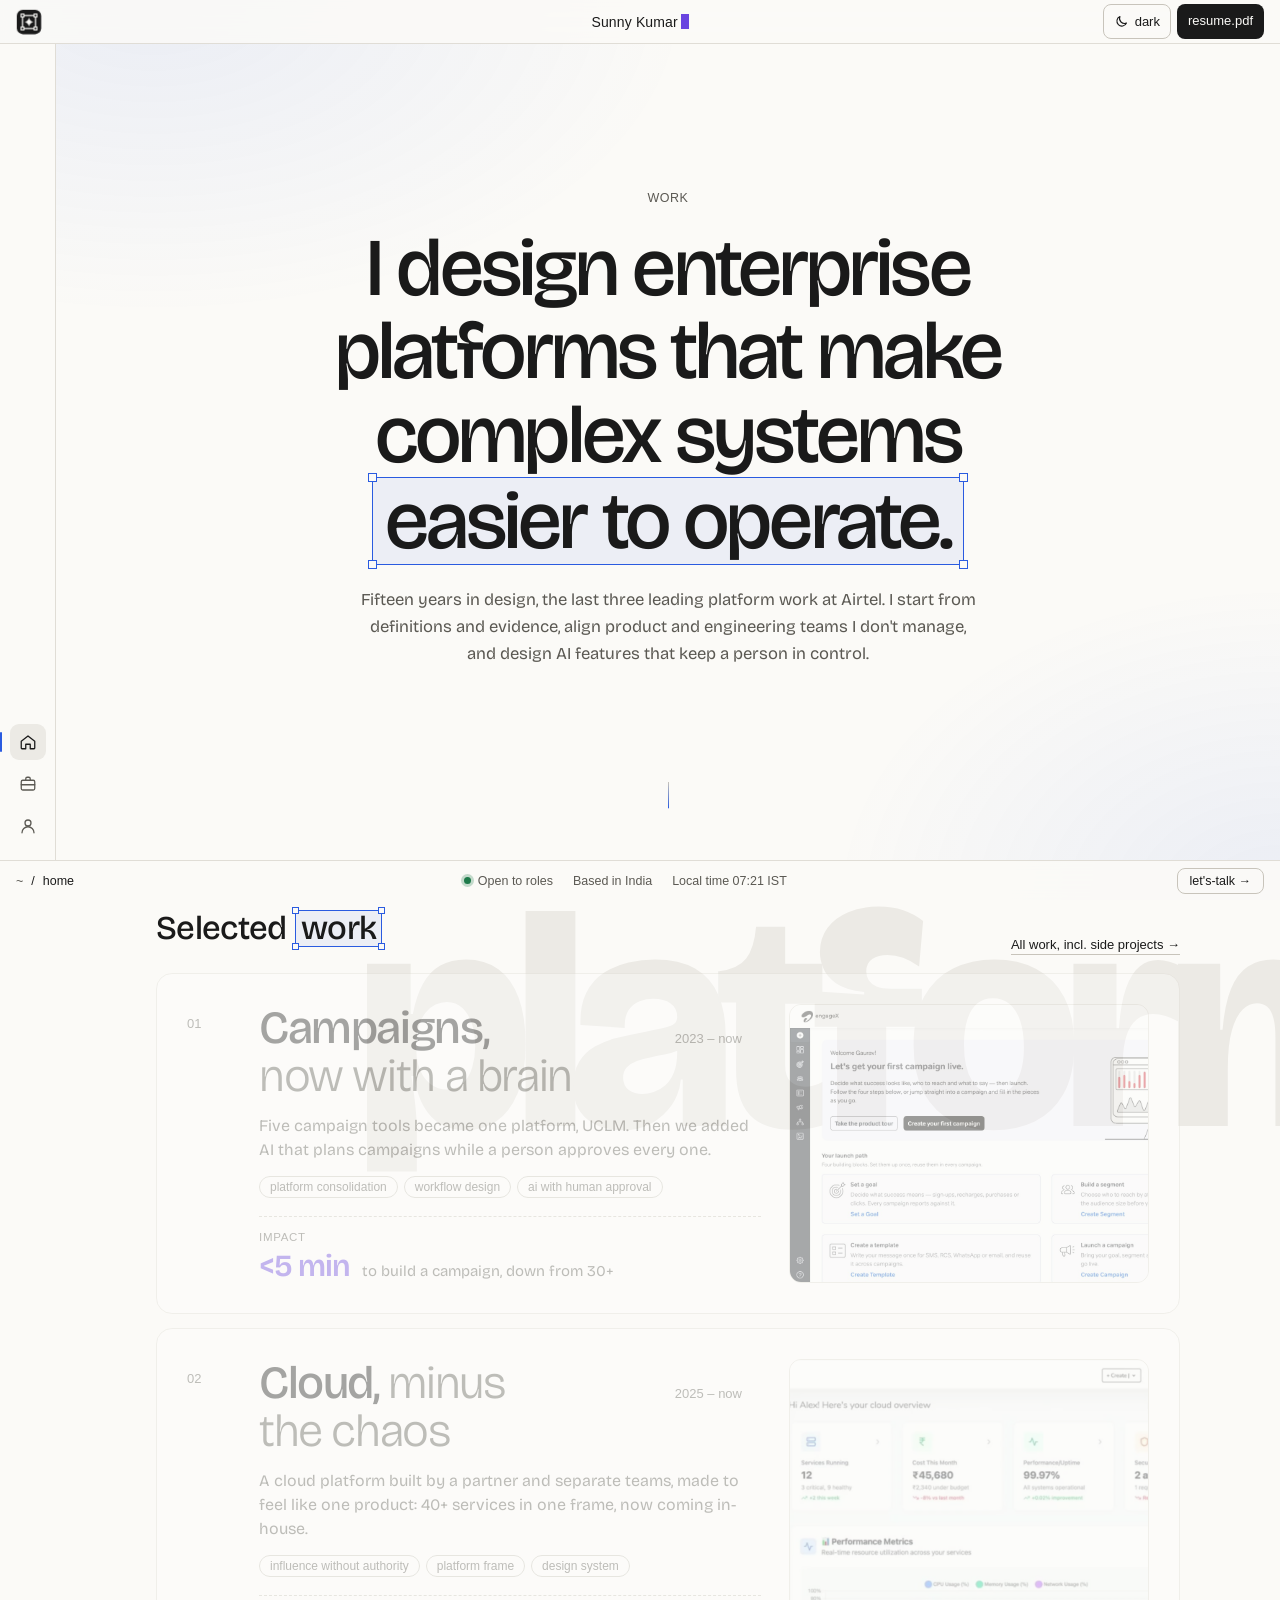
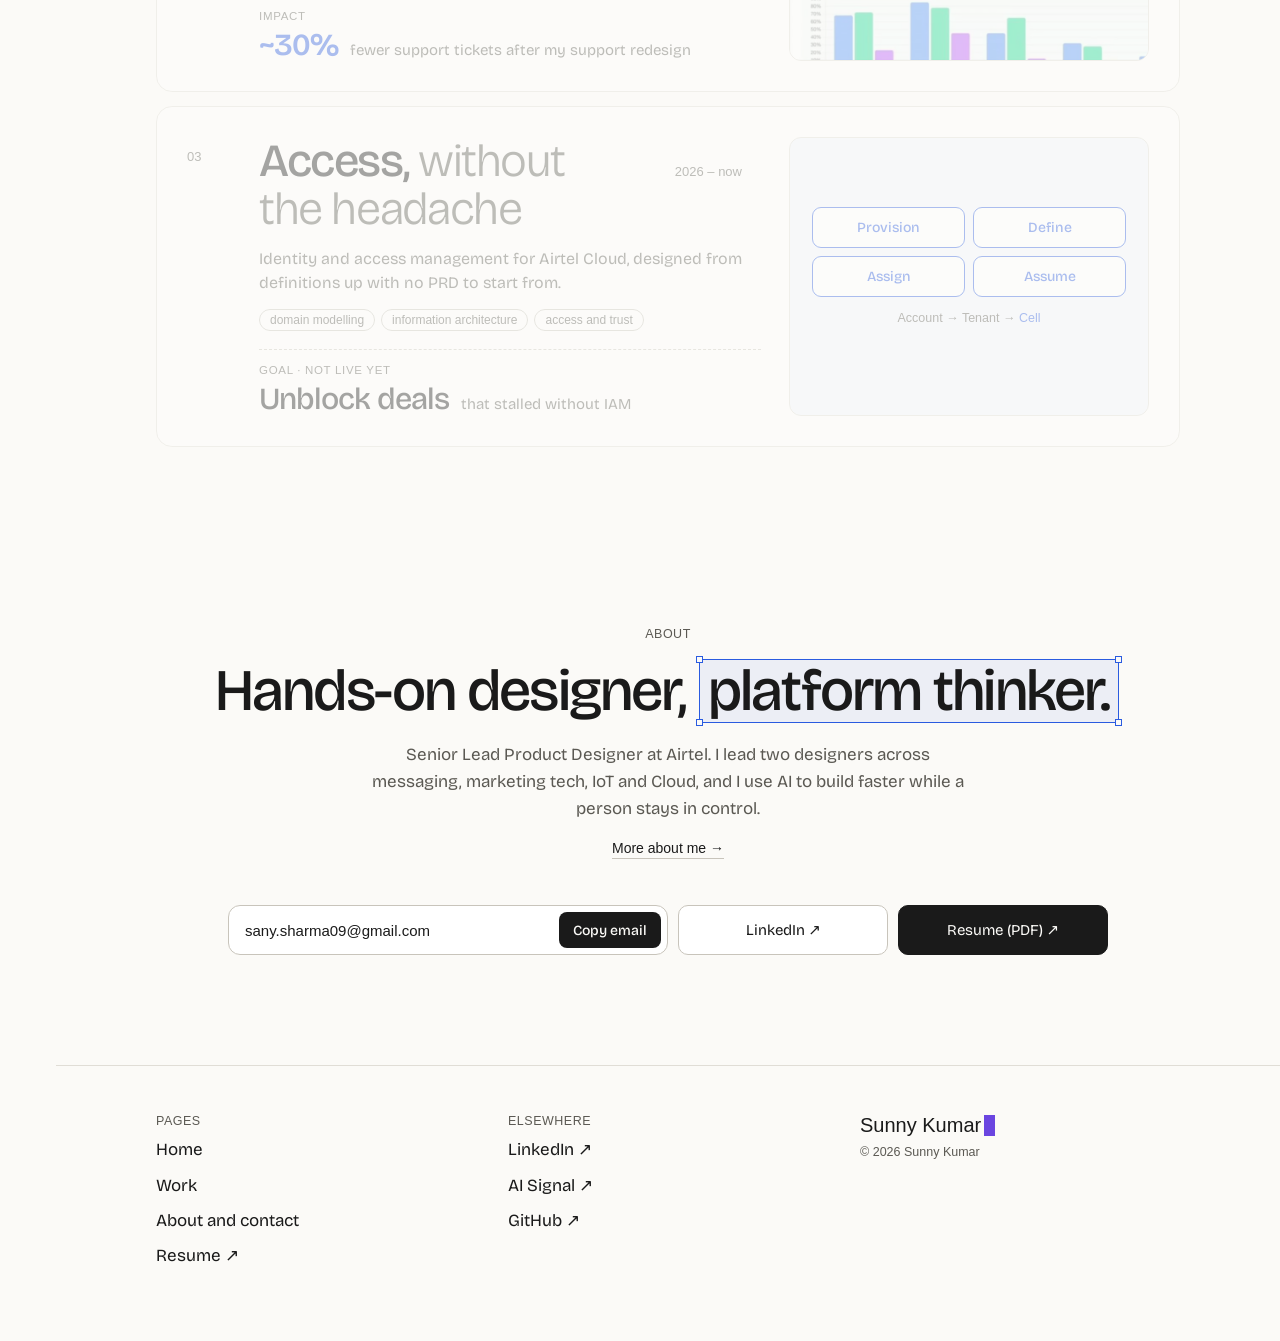
<file: index.html>
<!doctype html>
<html lang="en">
<head>
<meta charset="utf-8">
<meta name="viewport" content="width=device-width, initial-scale=1">
<title>Sunny Kumar — Lead Product Designer, enterprise platforms</title>
<meta name="description" content="Sunny Kumar, Senior Lead Product Designer at Airtel. I design enterprise platforms that make complex systems easier to operate: campaign management, cloud, and identity and access.">
<meta property="og:title" content="Sunny Kumar — Lead Product Designer, enterprise platforms">
<meta property="og:description" content="I design enterprise platforms that make complex systems easier to operate. Case studies on Airtel's campaign platform, Airtel Cloud, and identity and access.">
<meta property="og:url" content="https://www.sunnykumar.work/">
<meta property="og:type" content="website">
<meta property="og:image" content="https://www.sunnykumar.work/images/og.png">
<meta name="twitter:card" content="summary_large_image">
<link rel="canonical" href="https://www.sunnykumar.work/">
<meta name="theme-color" content="#FBFAF7">
<link rel="icon" type="image/svg+xml" href="data:image/svg+xml,%3Csvg%20xmlns%3D%22http%3A//www.w3.org/2000/svg%22%20viewBox%3D%220%200%2064%2064%22%3E%0A%20%20%3Cstyle%3E%0A%20%20%20%20.tile%20%7B%20fill%3A%20%231A1A1A%3B%20%7D%0A%20%20%20%20.inner%20%7B%20fill%3A%20%23FBFAF7%3B%20%7D%0A%20%20%20%20.line%20%7B%20fill%3A%20none%3B%20stroke%3A%20%23FBFAF7%3B%20stroke-width%3A%203%3B%20%7D%0A%20%20%20%20.handle%20%7B%20fill%3A%20%231A1A1A%3B%20stroke%3A%20%23FBFAF7%3B%20stroke-width%3A%202.6%3B%20%7D%0A%20%20%20%20%40media%20%28prefers-color-scheme%3A%20dark%29%20%7B%0A%20%20%20%20%20%20.tile%2C%20.handle%20%7B%20fill%3A%20%23FBFAF7%3B%20%7D%0A%20%20%20%20%20%20.inner%20%7B%20fill%3A%20%231A1A1A%3B%20%7D%0A%20%20%20%20%20%20.line%2C%20.handle%20%7B%20stroke%3A%20%231A1A1A%3B%20%7D%0A%20%20%20%20%7D%0A%20%20%3C/style%3E%0A%20%20%3Crect%20class%3D%22tile%22%20x%3D%222%22%20y%3D%222%22%20width%3D%2260%22%20height%3D%2260%22%20rx%3D%2215%22/%3E%0A%20%20%3Crect%20class%3D%22line%22%20x%3D%2216%22%20y%3D%2216%22%20width%3D%2232%22%20height%3D%2232%22/%3E%0A%20%20%3Crect%20class%3D%22handle%22%20x%3D%2212.5%22%20y%3D%2212.5%22%20width%3D%227%22%20height%3D%227%22/%3E%0A%20%20%3Crect%20class%3D%22handle%22%20x%3D%2244.5%22%20y%3D%2212.5%22%20width%3D%227%22%20height%3D%227%22/%3E%0A%20%20%3Crect%20class%3D%22handle%22%20x%3D%2244.5%22%20y%3D%2244.5%22%20width%3D%227%22%20height%3D%227%22/%3E%0A%20%20%3Crect%20class%3D%22handle%22%20x%3D%2212.5%22%20y%3D%2244.5%22%20width%3D%227%22%20height%3D%227%22/%3E%0A%20%20%3Cpath%20class%3D%22inner%22%20d%3D%22M32%2021%20Q34%2030%2043%2032%20Q34%2034%2032%2043%20Q30%2034%2021%2032%20Q30%2030%2032%2021%20Z%22/%3E%0A%3C/svg%3E">
<link rel="preconnect" href="https://fonts.googleapis.com">
<link rel="preconnect" href="https://fonts.gstatic.com" crossorigin>
<link href="https://fonts.googleapis.com/css2?family=Bricolage+Grotesque:opsz,wght@12..96,300..800&display=swap" rel="stylesheet">
<style>
/* Theme: "cursor to prompt". The logo's selection box (cursor, direct manipulation) around an AI spark (prompt).
   Colour: logo ink + paper, a selection blue for cursor moments, a violet for prompt / AI moments.
   Type: Bricolage Grotesque for display and text, Helvetica Neue for console and prompt details.
   Layout: an enterprise-console frame (title bar, icon rail, status bar) around
   three hash-routed pages — home (hero, selected work, collaboration), work (case studies + side projects), about (story, CV, contact). */
:root{
  --bg:#FBFAF7; --panel:#FFFFFF; --panel-2:#F3F2EE; --line:#E0DDD6; --line-2:#C8C4BB;
  --fg:#1A1A1A; --muted:#5B5953; --faint:#ECEAE5;
  --blue:#2A5BE0; --teal:#2A5BE0; --violet:#6A45E0;
  --live:#1E7A4A; --wip:#8A5A00;
  --glow:rgba(42,91,224,.08);
  --sans:'Bricolage Grotesque',system-ui,-apple-system,'Segoe UI',sans-serif;
  --mono:'Helvetica Neue', Helvetica, Arial, sans-serif;
  --bar:44px; --rail:56px; --status:40px;
}
@media (prefers-color-scheme:dark){:root:not([data-theme="light"]){
  --bg:#141414; --panel:#1B1B1B; --panel-2:#212121; --line:#2C2C2C; --line-2:#3B3B3B;
  --fg:#FBFAF7; --muted:#A6A39C; --faint:#232323;
  --blue:#7FA2FF; --teal:#7FA2FF; --violet:#AE94FF;
  --live:#5BC88C; --wip:#E2B34F; --glow:rgba(127,162,255,.09); color-scheme:dark}}
:root[data-theme="dark"]{
  --bg:#141414; --panel:#1B1B1B; --panel-2:#212121; --line:#2C2C2C; --line-2:#3B3B3B;
  --fg:#FBFAF7; --muted:#A6A39C; --faint:#232323;
  --blue:#7FA2FF; --teal:#7FA2FF; --violet:#AE94FF;
  --live:#5BC88C; --wip:#E2B34F; --glow:rgba(127,162,255,.09); color-scheme:dark}

*,*::before,*::after{box-sizing:border-box}
html{scroll-behavior:smooth;overflow-x:clip}
@media (prefers-reduced-motion:reduce){html{scroll-behavior:auto}}
body{margin:0;background:var(--bg);color:var(--fg);font-family:var(--sans);font-size:17px;line-height:1.6;-webkit-font-smoothing:antialiased;overflow-x:hidden}
a{color:inherit}
:focus-visible{outline:2px solid var(--blue);outline-offset:3px;border-radius:6px}
body::before{content:"";position:fixed;inset:0 0 auto;height:env(safe-area-inset-top,0px);z-index:40;background:var(--bg)}

/* ambient glow, like a console spotlight */
.glow{position:fixed;inset:0;pointer-events:none;z-index:0;
  background:radial-gradient(60vw 50vh at 12% 0%,var(--glow),transparent 70%),radial-gradient(50vw 50vh at 100% 100%,var(--glow),transparent 70%)}

/* ---------- console chrome ---------- */
.titlebar{position:fixed;z-index:30;top:env(safe-area-inset-top,0px);left:0;right:0;height:var(--bar);
  display:flex;align-items:center;justify-content:space-between;gap:12px;
  padding-left:max(16px,env(safe-area-inset-left,0px));padding-right:max(16px,env(safe-area-inset-right,0px));
  background:color-mix(in srgb,var(--bg) 88%,transparent);backdrop-filter:blur(10px);-webkit-backdrop-filter:blur(10px);
  border-bottom:1px solid var(--line);font-family:var(--mono);font-size:13px}
.brand{display:flex;align-items:center;gap:10px;text-decoration:none}
.brand b{font-weight:500}
.brand span{color:var(--blue)}
.tb-links{display:flex;gap:6px}
.tb-links a{text-decoration:none;padding:6px 10px;border-radius:8px;border:1px solid transparent;min-height:32px;display:inline-flex;align-items:center}
.tb-links a:hover{border-color:var(--line-2)}
.tb-links a.solid{background:var(--fg);color:var(--bg)}
.theme{display:inline-flex;align-items:center;gap:6px;min-height:32px;padding:0 10px;border-radius:8px;border:1px solid var(--line-2);background:transparent;color:var(--fg);font:13px var(--mono);cursor:pointer}
.theme:hover{background:var(--faint)}
.theme svg{width:15px;height:15px}.theme .moon{display:none}
.is-dark .theme .sun{display:inline}.is-dark .theme .moon{display:none}
:root:not(.is-dark) .theme .sun{display:none}:root:not(.is-dark) .theme .moon{display:inline}

.rail{position:fixed;z-index:25;left:0;top:calc(var(--bar) + env(safe-area-inset-top,0px));bottom:var(--status);width:var(--rail);
  border-right:1px solid var(--line);display:flex;flex-direction:column;justify-content:flex-end;align-items:center;gap:6px;padding:16px 0;background:var(--bg)}
.rail a{width:36px;height:36px;display:grid;place-items:center;border-radius:9px;color:var(--muted);text-decoration:none;position:relative}
.rail a:hover{color:var(--fg);background:var(--faint)}
.rail a.on{color:var(--fg);background:var(--faint)}
.rail a.on::before{content:"";position:absolute;left:-10px;top:8px;bottom:8px;width:2px;border-radius:2px;background:var(--blue)}
.rail svg{width:18px;height:18px}
.rail a span{position:absolute;left:46px;white-space:nowrap;font:12px var(--mono);background:var(--fg);color:var(--bg);padding:3px 8px;border-radius:6px;opacity:0;pointer-events:none;transform:translateX(-4px);transition:.15s}
.rail a:hover span,.rail a:focus-visible span{opacity:1;transform:none}

.status{position:fixed;z-index:30;left:0;right:0;bottom:0;min-height:calc(var(--status) + env(safe-area-inset-bottom,0px));
  padding:0 max(16px,env(safe-area-inset-right,0px)) env(safe-area-inset-bottom,0px) max(16px,env(safe-area-inset-left,0px));
  display:flex;align-items:center;justify-content:space-between;gap:16px;border-top:1px solid var(--line);
  background:color-mix(in srgb,var(--bg) 92%,transparent);backdrop-filter:blur(10px);-webkit-backdrop-filter:blur(10px);font:12.5px var(--mono);color:var(--muted)}
.crumb{display:flex;align-items:center;gap:8px;color:var(--fg)}
.crumb i{font-style:normal;color:var(--muted)}
.st-mid{display:flex;gap:20px}
.st-mid .dot{display:inline-block;width:7px;height:7px;border-radius:50%;background:var(--live);margin-right:7px;vertical-align:1px;box-shadow:0 0 0 3px color-mix(in srgb,var(--live) 25%,transparent)}
.talk{color:var(--fg);text-decoration:none;border:1px solid var(--line-2);padding:5px 12px;border-radius:8px;white-space:nowrap}
.talk:hover{background:var(--faint)}

/* ---------- page ---------- */
main{position:relative;z-index:1;padding-top:calc(var(--bar) + env(safe-area-inset-top,0px));padding-bottom:calc(var(--status) + env(safe-area-inset-bottom,0px))}
.contact p{color:var(--muted);margin:0;max-width:50ch}
.wrap{max-width:1120px;margin:0 auto;padding-left:max(16px,env(safe-area-inset-left,0px));padding-right:max(16px,env(safe-area-inset-right,0px))}
@media (min-width:900px){main{padding-left:var(--rail)} .wrap{padding-left:48px;padding-right:48px}}

.eyebrow{font:12.5px var(--mono);letter-spacing:.04em;color:var(--muted);text-transform:uppercase}
.hero{min-height:clamp(520px,82vh,860px);display:flex;flex-direction:column;justify-content:center;align-items:center;text-align:center;gap:22px;padding-block:72px 40px}
.hero h1{margin:0;font-weight:500;font-size:clamp(40px,6.4vw,92px);line-height:1.02;letter-spacing:-.035em;max-width:14ch;text-wrap:balance}

.hero h1 .w{display:inline-block;animation:rise .9s cubic-bezier(.2,.7,.2,1) both}
@keyframes rise{from{transform:translateY(.35em)}to{transform:none}}
.hero p.lede{margin:0;max-width:56ch;color:var(--muted);font-size:clamp(16px,1.3vw,19px)}
.who{font:13px var(--mono);color:var(--fg);display:flex;flex-wrap:wrap;justify-content:center;gap:6px 14px}
.who span{color:var(--muted)}
.actions{display:flex;flex-wrap:wrap;justify-content:center;gap:10px;margin-top:6px}
.btn{display:inline-flex;align-items:center;gap:8px;min-height:44px;padding:0 18px;border-radius:10px;border:1px solid var(--line-2);background:var(--panel);text-decoration:none;font-size:15px;cursor:pointer;color:var(--fg);font-family:var(--sans)}
.btn:hover{border-color:var(--fg)}
.btn.primary{background:var(--fg);color:var(--bg);border-color:var(--fg)}

/* connector line between hero and list */
.connector{position:relative;height:120px;display:flex;justify-content:center}
.connector::before{content:"";width:1px;height:100%;background:linear-gradient(var(--line-2),var(--blue));transform-origin:top;transform:scaleY(var(--grow,1))}

/* ---------- work list ---------- */
.work{position:relative;padding-bottom:40px}
.bgword{position:sticky;top:calc(var(--bar) + 4vh);height:0;overflow:visible;pointer-events:none;z-index:0}
.bgword span{display:block;font-weight:800;font-size:clamp(140px,24vw,360px);line-height:.8;letter-spacing:-.06em;color:var(--faint);white-space:nowrap;transform:translateX(var(--shift,0px));user-select:none}
.work-head{position:relative;z-index:1;display:flex;justify-content:space-between;align-items:end;gap:16px;margin:0 0 18px}
.work-head h2{margin:0;font-weight:500;font-size:clamp(26px,2.6vw,36px);letter-spacing:-.02em}

.list{position:relative;z-index:1;display:flex;flex-direction:column;gap:14px;list-style:none;margin:0;padding:0}

.row{--hue:var(--blue);display:grid;grid-template-columns:44px minmax(0,1fr) minmax(0,360px);gap:20px 28px;align-items:start;
  padding:30px;border:1px solid var(--line);border-radius:16px;background:color-mix(in srgb,var(--panel) 85%,transparent);
  text-decoration:none;position:relative;overflow:hidden;transition:border-color .3s,background .3s,opacity .25s linear;opacity:var(--dim,1)}
.row[data-hue=violet]{--hue:var(--violet)} .row[data-hue=teal]{--hue:var(--teal)} .row[data-hue=blue]{--hue:var(--blue)}
.row::after{content:"";position:absolute;inset:auto 0 0 0;height:2px;background:var(--hue);transform:scaleX(0);transform-origin:left;transition:transform .5s cubic-bezier(.2,.7,.2,1)}
.num{font:13px var(--mono);color:var(--muted);padding-top:12px;transition:transform .35s cubic-bezier(.2,.7,.2,1),opacity .25s}
.row-main{display:flex;flex-direction:column;gap:14px;min-width:0;transition:transform .45s cubic-bezier(.2,.7,.2,1)}
.row-top{display:flex;justify-content:space-between;align-items:baseline;gap:16px}
.row-title{font-weight:500;font-size:clamp(30px,3.6vw,50px);line-height:1.04;letter-spacing:-.03em;text-wrap:balance}
.row-title em{font-style:normal;font-weight:300;color:var(--muted)}
.row-sub{color:var(--muted);max-width:56ch;font-size:16px;line-height:1.5}
.tags{display:flex;flex-wrap:wrap;gap:6px}
.tags span{font:12px var(--mono);padding:3px 10px;border-radius:999px;border:1px solid var(--line-2);color:var(--muted)}
.yr{font:13px var(--mono);color:var(--muted);display:flex;align-items:center;gap:8px;white-space:nowrap;font-variant-numeric:tabular-nums}
.arrow{display:inline-block;color:var(--hue);opacity:0;transform:translate(-6px,6px);transition:.35s cubic-bezier(.2,.7,.2,1)}
.impact{display:flex;align-items:baseline;flex-wrap:wrap;gap:4px 14px;margin-top:4px;padding-top:14px;border-top:1px dashed var(--line-2)}
.impact .k{width:100%;font:11.5px var(--mono);letter-spacing:.06em;text-transform:uppercase;color:var(--muted);margin-bottom:2px}
.impact .m{display:flex;align-items:baseline;flex-wrap:wrap;gap:4px 12px;min-width:0}
.impact b{font-weight:600;font-size:clamp(26px,2.4vw,34px);line-height:1.1;letter-spacing:-.03em;color:var(--hue);font-variant-numeric:tabular-nums}
.impact i{font-style:normal;font-size:15px;line-height:1.4;color:var(--muted)}
.impact.goal b{color:var(--fg);font-weight:500}
.media{display:flex;min-width:0;align-self:stretch}
.shot{display:block;position:relative;flex:1;min-height:0;height:100%;border-radius:12px;overflow:hidden;border:1px solid var(--line);background:var(--panel-2);
  transition:transform .55s cubic-bezier(.2,.7,.2,1),box-shadow .4s;transform-origin:60% 60%}
.shot img{position:absolute;inset:0;width:100%;height:100%;object-fit:cover;object-position:top;display:block}
.shot.light{background:#fff}.shot.light img{object-fit:contain;padding:12px}
.shot.model{display:flex;flex-direction:column;justify-content:center;gap:14px;padding:22px;background:color-mix(in srgb,var(--blue) 6%,var(--panel))}
.shot.model .steps{display:grid;grid-template-columns:repeat(2,minmax(0,1fr));gap:8px}
.shot.model .steps span{font:500 14px var(--sans);text-align:center;padding:11px 6px;border-radius:9px;border:1.5px solid var(--blue);color:var(--blue);background:var(--panel)}
.shot.model .scope{font:12.5px var(--mono);text-align:center;color:var(--muted)}
.shot.model .scope b{color:var(--blue);font-weight:500}
.shot.signal{display:flex;flex-direction:column;justify-content:center;gap:12px;padding:24px;background:color-mix(in srgb,var(--violet) 7%,var(--panel))}
.sig-k{font:11px var(--mono);letter-spacing:.1em;color:var(--violet)}
.shot.signal b{font-weight:500;font-size:22px;line-height:1.2;letter-spacing:-.02em;color:var(--fg)}
.sig-l{display:flex;flex-direction:column;gap:7px}.sig-l i{height:7px;border-radius:4px;background:var(--line-2)}.sig-l i:nth-child(2){width:80%}.sig-l i:nth-child(3){width:55%}
.st{font:11.5px var(--mono)} .st.live{color:var(--live)} .st.wip{color:var(--wip)}
.st.on-shot{position:absolute;left:10px;bottom:10px;z-index:1;padding:4px 9px;border-radius:999px;background:var(--panel);border:1px solid currentColor;line-height:1.3}
.shot.model .scope{margin-bottom:22px}.shot.signal{padding-bottom:44px}
.read{display:none;font:13px var(--mono);color:var(--hue)}
@media (hover:hover){
  .row:hover,.row:focus-visible{border-color:color-mix(in srgb,var(--hue) 55%,var(--line));background:color-mix(in srgb,var(--hue) 5%,var(--panel))}
  .row:hover::after,.row:focus-visible::after{transform:scaleX(1)}
  .row:hover .num,.row:focus-visible .num{transform:translateX(-14px);opacity:0}
  .row:hover .row-main,.row:focus-visible .row-main{transform:translateX(-30px)}
  .row:hover .arrow,.row:focus-visible .arrow{opacity:1;transform:none}
  .row:hover .shot,.row:focus-visible .shot{transform:rotate(-2deg) scale(1.03);box-shadow:0 18px 40px rgba(10,12,20,.18)}
}
@media (hover:none){.read{display:inline}}
@media (max-width:1080px){.row{grid-template-columns:44px minmax(0,1fr)}.media{grid-column:2}.shot{height:auto;aspect-ratio:16/9}}
@media (max-width:640px){.impact{grid-template-columns:repeat(2,minmax(0,1fr))}}

/* ---------- contact ---------- */
.contact{padding-block:140px 120px;text-align:center;position:relative;z-index:1;display:flex;flex-direction:column;align-items:center;gap:18px}
.contact h2{margin:0;font-weight:500;font-size:clamp(34px,4.6vw,64px);line-height:1.04;letter-spacing:-.03em;max-width:16ch;text-wrap:balance}

.avatar{width:96px;height:96px;border-radius:24px;border:1px solid var(--line-2);background:var(--panel);display:grid;place-items:center;transform:rotate(-4deg)}
.mark.big{width:52px;height:52px;border-width:2.5px;background:linear-gradient(90deg,var(--fg) 50%,transparent 50%),radial-gradient(circle,var(--fg) 1.6px,transparent 2px) 0 0/7px 7px}
.site-foot{border-top:1px solid var(--line);padding-block:48px 32px;position:relative;z-index:1}
.foot-grid{display:grid;grid-template-columns:repeat(auto-fit,minmax(180px,1fr));gap:32px}
.foot-grid nav{display:flex;flex-direction:column;gap:8px}
.foot-grid nav a{text-decoration:none;color:var(--fg);width:fit-content}
.foot-grid nav a:hover{text-decoration:underline;text-underline-offset:.2em}
.foot-end{display:flex;flex-direction:column;gap:8px;font:12.5px var(--mono);color:var(--muted)}
.brand-lg{font:500 20px var(--mono);color:var(--fg)}
.mailrow{display:inline-flex;align-items:center;gap:6px;flex-wrap:wrap;justify-content:center;border:1px solid var(--line-2);border-radius:12px;padding:6px 6px 6px 16px;background:var(--panel);font:15px var(--mono)}
.mailrow output{user-select:all}
.copy{min-height:36px;padding:0 14px;border-radius:8px;border:0;background:var(--fg);color:var(--bg);font:500 14px var(--sans);cursor:pointer}


/* ---------- pages ---------- */
.hero.short{min-height:clamp(380px,56vh,620px)}
.work-head .more{font:13px var(--mono);color:var(--fg);text-decoration:none;border-bottom:1px solid var(--line-2);padding-bottom:2px}
.work-head .more:hover{border-color:var(--fg)}
.work-head.second{margin-top:72px}
.row.static{cursor:default}
.shot.mail{display:flex;flex-direction:column;justify-content:center;gap:12px;padding:22px 22px 48px;background:color-mix(in srgb,var(--teal) 7%,var(--panel))}
.shot.mail .sig-k{color:var(--teal)}
.chips{display:flex;flex-wrap:wrap;gap:6px}
.chips span{font:12px var(--mono);padding:4px 9px;border-radius:7px;border:1px solid var(--line-2);background:var(--panel);color:var(--fg)}
.tb-links a.pg.on{border-color:var(--line-2);background:var(--faint)}
.about-grid{display:grid;grid-template-columns:minmax(0,1fr) 340px;gap:48px;align-items:start;padding-bottom:96px}
@media (max-width:980px){.about-grid{grid-template-columns:1fr}.about-side{order:-1}}
.about-main{display:flex;flex-direction:column;gap:18px;min-width:0;max-width:68ch}
.about-main p.big{margin:0;font-weight:400;font-size:clamp(21px,1.9vw,26px);line-height:1.4;letter-spacing:-.015em}
.sub{margin:36px 0 4px;font:500 12.5px var(--mono);letter-spacing:.06em;text-transform:uppercase;color:var(--muted)}
.principles{margin:0;padding:0;list-style:none;counter-reset:p;display:flex;flex-direction:column;gap:14px}
.principles li{counter-increment:p;position:relative;padding-left:44px;color:var(--muted)}
.principles li::before{content:counter(p,decimal-leading-zero);position:absolute;left:0;top:3px;font:13px var(--mono);color:var(--blue)}
.principles b,.plain b{color:var(--fg);font-weight:600}
.plain{margin:0;padding:0;list-style:none;display:flex;flex-direction:column;gap:12px;color:var(--muted)}
.cvlist{margin:0;padding:0;list-style:none;border-top:1px solid var(--line)}
.cvlist li{display:flex;justify-content:space-between;gap:16px;padding:12px 0;border-bottom:1px solid var(--line)}
.cvlist i{font:13px var(--mono);font-style:normal;color:var(--muted);white-space:nowrap;font-variant-numeric:tabular-nums}
.about-side{position:sticky;top:calc(var(--bar) + 24px)}
.about-side .win{border:1px solid var(--line);border-radius:12px;background:var(--panel);overflow:hidden}
.about-side .bar{display:flex;justify-content:space-between;align-items:center;padding:8px 14px;border-bottom:1px solid var(--line);background:var(--panel-2);font:12px var(--mono);color:var(--muted)}
.about-side .ctrl{display:flex;gap:6px}.about-side .ctrl i{width:8px;height:8px;border-radius:50%;border:1px solid var(--line-2)}
.about-side .body{padding:22px;display:flex;flex-direction:column;gap:12px}
.about-side h2{margin:0;font-weight:500;font-size:28px;letter-spacing:-.02em}
.about-side p{margin:0;color:var(--muted);font-size:15px}
.about-side .mailrow{display:flex;justify-content:space-between;padding:6px 6px 6px 12px;font-size:13.5px;flex-wrap:nowrap;min-width:0}
.about-side .mailrow output{overflow:hidden;text-overflow:ellipsis;white-space:nowrap;min-width:0}
.about-side .btn{justify-content:center}


/* cursor: selection box with corner handles (same drawing as the logo) */
.sel{position:relative;display:inline-block;padding:0 .14em;margin:0 .04em;border:1.5px solid var(--blue);color:var(--fg);
  background:color-mix(in srgb,var(--blue) 7%,transparent);line-height:1.05}
.sel .hd{position:absolute;width:9px;height:9px;background:var(--bg);border:1.5px solid var(--blue)}
.sel .tl{left:-5px;top:-5px}.sel .tr{right:-5px;top:-5px}.sel .bl{left:-5px;bottom:-5px}.sel .br{right:-5px;bottom:-5px}
h2 .sel .hd{width:7px;height:7px}h2 .sel .tl{left:-4px;top:-4px}h2 .sel .tr{right:-4px;top:-4px}h2 .sel .bl{left:-4px;bottom:-4px}h2 .sel .br{right:-4px;bottom:-4px}
/* prompt: blinking caret */
.caret{display:inline-block;width:.55em;height:1.05em;margin-left:3px;vertical-align:-.18em;background:var(--violet);animation:blink 1.1s steps(1) infinite}
@keyframes blink{50%{opacity:0}}
/* logo */
.logo{width:26px;height:26px;display:block}
.logo .tile{fill:var(--fg);transform-box:fill-box;transform-origin:center;animation:lg-tile .5s cubic-bezier(.34,1.4,.64,1) .2s both}
.logo .s{fill:none;stroke:var(--bg);stroke-width:3;stroke-dasharray:32;animation:lg-draw .28s linear both}
.logo .s1{animation-delay:.8s}.logo .s2{animation-delay:1.1s}.logo .s3{animation-delay:1.4s}.logo .s4{animation-delay:1.7s}
.logo .h{fill:var(--fg);stroke:var(--bg);stroke-width:2.6;transform-box:fill-box;transform-origin:center;animation:lg-pop .24s cubic-bezier(.34,1.56,.64,1) both}
.logo .h1{animation-delay:.62s}.logo .h2{animation-delay:1.06s}.logo .h3{animation-delay:1.36s}.logo .h4{animation-delay:1.66s}
.logo .sp{fill:var(--bg);transform-box:fill-box;transform-origin:center;animation:lg-spark .6s ease-out 2s both}
.brand:hover .logo .sp{animation:lg-spark .6s ease-out both}
@keyframes lg-tile{from{transform:scale(.5)}to{transform:scale(1)}}
@keyframes lg-draw{from{stroke-dashoffset:32}to{stroke-dashoffset:0}}
@keyframes lg-pop{from{transform:scale(0)}to{transform:scale(1)}}
@keyframes lg-spark{0%{transform:scale(0) rotate(-120deg)}70%{transform:scale(1.2) rotate(8deg)}100%{transform:scale(1) rotate(0)}}
@media (prefers-reduced-motion:reduce){.logo *,.caret{animation:none!important}}
/* title bar: logo left, name centred, actions right */
.titlebar{display:grid;grid-template-columns:1fr auto 1fr}
.tb-name{justify-self:center;font:500 14px var(--mono);letter-spacing:.01em;text-decoration:none;display:inline-flex;align-items:center}
.tb-links{justify-self:end}
/* home: about nudge + contact */
.home-about{padding-block:140px 110px;display:flex;flex-direction:column;align-items:center;text-align:center;gap:18px;position:relative;z-index:1}
.home-about h2{margin:0;font-weight:500;font-size:clamp(34px,4.6vw,64px);line-height:1.08;letter-spacing:-.03em;text-wrap:balance}
.home-about p{margin:0;max-width:56ch;color:var(--muted)}
.home-about .more{font:14px var(--mono);color:var(--fg);text-decoration:none;border-bottom:1px solid var(--line-2);padding-bottom:2px}
.home-about .more:hover{border-color:var(--fg)}
.contact-strip{margin-top:28px;width:100%;max-width:880px;display:grid;grid-template-columns:minmax(0,2.1fr) repeat(2,minmax(0,1fr));gap:10px}
.copy{white-space:nowrap}
.contact-strip .mailrow{justify-content:space-between;flex-wrap:nowrap;min-width:0;width:100%}
.contact-strip .mailrow output{overflow:hidden;text-overflow:ellipsis;white-space:nowrap;min-width:0}
.contact-strip .btn{justify-content:center;width:100%}
@media (max-width:700px){.contact-strip{grid-template-columns:1fr 1fr}.contact-strip .mailrow{grid-column:1/-1}}
.prompt-k{font:12.5px var(--mono);color:var(--violet)}
/* phones: page nav moves into the status bar */
.mnav{display:none;gap:4px}
.mnav a{width:34px;height:30px;display:grid;place-items:center;border-radius:8px;color:var(--muted)}
.mnav a.on{color:var(--fg);background:var(--faint)}
.mnav svg{width:17px;height:17px}
@media (max-width:899px){.mnav{display:flex}}

@media (max-width:899px){
  .rail{display:none}
  .st-mid .hide-sm{display:none}
  .row{grid-template-columns:minmax(0,1fr);padding:22px 18px;gap:16px}
  .media{grid-column:auto;order:-1}
  .num{padding-top:0}
  .row-top{flex-direction:column;gap:6px}
  .arrow{display:none}
}
@media (max-width:560px){.st-mid{display:none}.theme .tl{display:none}.tb-links a{padding:6px 8px}.tb-links{gap:4px}.tb-links .x{display:none}.tb-name{font-size:13px}}
@media (prefers-reduced-motion:reduce){
  .hero h1 .w{animation:none}
  .row,.num,.row-main,.arrow,.row::after,.shot{transition:none}
  .peek{display:none}
}
</style>

<div class="glow" aria-hidden="true"></div>
<script>try{var t=localStorage.getItem('sk-theme');if(t)document.documentElement.setAttribute('data-theme',t)}catch(e){}</script>
</head>
<body>
<header class="titlebar">
  <a class="brand" href="#home" aria-label="Sunny Kumar, home"><svg class="logo" viewBox="0 0 64 64" aria-hidden="true"><rect class="tile" x="2" y="2" width="60" height="60" rx="15"/><path class="s s1" d="M16 16 H48"/><path class="s s2" d="M48 16 V48"/><path class="s s3" d="M48 48 H16"/><path class="s s4" d="M16 48 V16"/><rect class="h h1" x="12.5" y="12.5" width="7" height="7"/><rect class="h h2" x="44.5" y="12.5" width="7" height="7"/><rect class="h h3" x="44.5" y="44.5" width="7" height="7"/><rect class="h h4" x="12.5" y="44.5" width="7" height="7"/><path class="sp" d="M32 21 Q34 30 43 32 Q34 34 32 43 Q30 34 21 32 Q30 30 32 21 Z"/></svg></a>
  <a class="tb-name" href="#home">Sunny Kumar<span class="caret" aria-hidden="true"></span></a>
  <nav class="tb-links" aria-label="Site">
    <button class="theme" type="button" id="theme" aria-label="Switch to dark mode"><svg class="sun" viewBox="0 0 24 24" fill="none" stroke="currentColor" stroke-width="1.7" stroke-linecap="round" aria-hidden="true"><circle cx="12" cy="12" r="4"/><path d="M12 2v2M12 20v2M4.9 4.9l1.4 1.4M17.7 17.7l1.4 1.4M2 12h2M20 12h2M4.9 19.1l1.4-1.4M17.7 6.3l1.4-1.4"/></svg><svg class="moon" viewBox="0 0 24 24" fill="none" stroke="currentColor" stroke-width="1.7" stroke-linecap="round" stroke-linejoin="round" aria-hidden="true"><path d="M20 14.5A8 8 0 0 1 9.5 4a8 8 0 1 0 10.5 10.5z"/></svg><span class="tl">dark</span></button>
    <a class="solid" href="assets/Sunny-Kumar-Resume.pdf" target="_blank" rel="noopener">resume<span class="x">.pdf</span></a>
  </nav>
</header>

<nav class="rail" aria-label="Pages">
  <a href="#home" data-nav="home"><svg viewBox="0 0 24 24" fill="none" stroke="currentColor" stroke-width="1.7" stroke-linecap="round" stroke-linejoin="round" aria-hidden="true"><path d="M3 11l9-7 9 7v9a1 1 0 0 1-1 1h-5v-6H9v6H4a1 1 0 0 1-1-1z"/></svg><span>home</span></a>
  <a href="#work" data-nav="work"><svg viewBox="0 0 24 24" fill="none" stroke="currentColor" stroke-width="1.7" stroke-linecap="round" stroke-linejoin="round" aria-hidden="true"><rect x="3" y="7" width="18" height="13" rx="2"/><path d="M9 7V5a2 2 0 0 1 2-2h2a2 2 0 0 1 2 2v2M3 13h18"/></svg><span>work</span></a>
  <a href="#about" data-nav="about"><svg viewBox="0 0 24 24" fill="none" stroke="currentColor" stroke-width="1.7" stroke-linecap="round" stroke-linejoin="round" aria-hidden="true"><circle cx="12" cy="8" r="4"/><path d="M4 21a8 8 0 0 1 16 0"/></svg><span>about</span></a>
</nav>

<main id="top">

  <!-- ================= HOME ================= -->
  <div class="view" data-view="home">
    <div class="wrap">
      <section class="hero" aria-labelledby="h-home">
        <span class="eyebrow">Work</span>
        <h1 id="h-home"><span class="w">I design enterprise platforms that make complex systems</span> <span class="w" style="animation-delay:.12s"><span class="sel">easier to operate.<i class="hd tl"></i><i class="hd tr"></i><i class="hd bl"></i><i class="hd br"></i></span></span></h1>
        <p class="lede">Fifteen years in design, the last three leading platform work at Airtel. I start from definitions and evidence, align product and engineering teams I don't manage, and design AI features that keep a person in control.</p>
      </section>
      <div class="connector" aria-hidden="true"></div>
      <section class="work" aria-labelledby="h-sel">
        <div class="bgword" aria-hidden="true"><span>platforms</span></div>
        <div class="work-head"><h2 id="h-sel">Selected <span class="sel">work<i class="hd tl"></i><i class="hd tr"></i><i class="hd bl"></i><i class="hd br"></i></span></h2><a class="more" href="#work">All work, incl. side projects →</a></div>
        <ol class="list">
        <li><a class="row" data-hue="violet" href="work/ai-campaign-manager.html">
          <span class="num">01</span>
          <span class="row-main">
            <span class="row-top"><span class="row-title">Campaigns, <em>now with a brain</em></span><span class="yr">2023 – now <span class="arrow" aria-hidden="true">↗</span></span></span>
            <span class="row-sub">Five campaign tools became one platform, UCLM. Then we added AI that plans campaigns while a person approves every one.</span>
            <span class="tags"><span>platform consolidation</span><span>workflow design</span><span>ai with human approval</span></span>
            <span class="impact" aria-label="Impact"><span class="k">Impact</span>
              <span class="m"><b>&lt;5 min</b><i>to build a campaign, down from 30+</i></span>
            </span>
          </span>
          <span class="media"><span class="shot"><img style="object-position:left top" src="images/campaign/engagex-home.jpg" alt="EngageX home: welcome banner and the four-step launch path — set a goal, build a segment, create a template, launch a campaign" loading="lazy"></span></span>
        </a></li>
<li><a class="row" data-hue="teal" href="work/cloud-platform.html">
          <span class="num">02</span>
          <span class="row-main">
            <span class="row-top"><span class="row-title">Cloud, <em>minus the chaos</em></span><span class="yr">2025 – now <span class="arrow" aria-hidden="true">↗</span></span></span>
            <span class="row-sub">A cloud platform built by a partner and separate teams, made to feel like one product: 40+ services in one frame, now coming in-house.</span>
            <span class="tags"><span>influence without authority</span><span>platform frame</span><span>design system</span></span>
            <span class="impact" aria-label="Impact"><span class="k">Impact</span>
              <span class="m"><b>~30%</b><i>fewer support tickets after my support redesign</i></span>
            </span>
          </span>
          <span class="media"><span class="shot"><img src="images/cloud/hero-poster.jpg" alt="Proposed Airtel Cloud overview dashboard" loading="lazy"></span></span>
        </a></li>
<li><a class="row" data-hue="blue" href="work/identity-access.html">
          <span class="num">03</span>
          <span class="row-main">
            <span class="row-top"><span class="row-title">Access, <em>without the headache</em></span><span class="yr">2026 – now <span class="arrow" aria-hidden="true">↗</span></span></span>
            <span class="row-sub">Identity and access management for Airtel Cloud, designed from definitions up with no PRD to start from.</span>
            <span class="tags"><span>domain modelling</span><span>information architecture</span><span>access and trust</span></span>
            <span class="impact goal" aria-label="Expected impact"><span class="k">Goal · not live yet</span>
              <span class="m"><b>Unblock deals</b><i>that stalled without IAM</i></span>
            </span>
          </span>
          <span class="media"><span class="shot model" role="img" aria-label="The access model: Provision, Define, Assign, Assume; scoped Account to Tenant to Cell"><span class="steps"><span>Provision</span><span>Define</span><span>Assign</span><span>Assume</span></span><span class="scope">Account → Tenant → <b>Cell</b></span></span></span>
        </a></li>
        </ol>
      </section>
      <section class="home-about" aria-labelledby="h-ab">
        <span class="eyebrow">About</span>
        <h2 id="h-ab">Hands-on designer, <span class="sel">platform thinker.<i class="hd tl"></i><i class="hd tr"></i><i class="hd bl"></i><i class="hd br"></i></span></h2>
        <p>Senior Lead Product Designer at Airtel. I lead two designers across messaging, marketing tech, IoT and Cloud, and I use AI to build faster while a person stays in control.</p>
        <a class="more" href="#about">More about me →</a>
        <div class="contact-strip">
          <div class="mailrow"><output>sany.sharma09@gmail.com</output><button class="copy" type="button">Copy email</button></div>
          <a class="btn" href="https://www.linkedin.com/in/sunny-kumar-44a5b41a/" target="_blank" rel="noopener">LinkedIn ↗</a>
          <a class="btn primary" href="assets/Sunny-Kumar-Resume.pdf" target="_blank" rel="noopener">Resume (PDF) ↗</a>
        </div>
      </section>
    </div>
  </div>

  <!-- ================= WORK ================= -->
  <div class="view" data-view="work" hidden>
    <div class="wrap">
      <section class="hero short" aria-labelledby="h-work">
        <span class="eyebrow">Work</span>
        <h1 id="h-work"><span class="w">A collection of my</span> <span class="w" style="animation-delay:.12s"><span class="sel">selected work<i class="hd tl"></i><i class="hd tr"></i><i class="hd bl"></i><i class="hd br"></i></span></span></h1>
        <p class="lede">Three case studies from enterprise platforms at Airtel, and the side projects I build to learn AI in public.</p>
      </section>
      <div class="connector" aria-hidden="true"></div>
      <section class="work" aria-labelledby="h-cases">
        <div class="bgword" aria-hidden="true"><span>work</span></div>
        <div class="work-head"><h2 id="h-cases">Case <span class="sel">studies<i class="hd tl"></i><i class="hd tr"></i><i class="hd bl"></i><i class="hd br"></i></span></h2><span class="eyebrow">01 — 03</span></div>
        <ol class="list">
        <li><a class="row" data-hue="violet" href="work/ai-campaign-manager.html">
          <span class="num">01</span>
          <span class="row-main">
            <span class="row-top"><span class="row-title">Campaigns, <em>now with a brain</em></span><span class="yr">2023 – now <span class="arrow" aria-hidden="true">↗</span></span></span>
            <span class="row-sub">Five campaign tools became one platform, UCLM. Then we added AI that plans campaigns while a person approves every one.</span>
            <span class="tags"><span>platform consolidation</span><span>workflow design</span><span>ai with human approval</span></span>
            <span class="impact" aria-label="Impact"><span class="k">Impact</span>
              <span class="m"><b>&lt;5 min</b><i>to build a campaign, down from 30+</i></span>
            </span>
          </span>
          <span class="media"><span class="shot"><img style="object-position:left top" src="images/campaign/engagex-home.jpg" alt="EngageX home: welcome banner and the four-step launch path — set a goal, build a segment, create a template, launch a campaign" loading="lazy"></span></span>
        </a></li>
<li><a class="row" data-hue="teal" href="work/cloud-platform.html">
          <span class="num">02</span>
          <span class="row-main">
            <span class="row-top"><span class="row-title">Cloud, <em>minus the chaos</em></span><span class="yr">2025 – now <span class="arrow" aria-hidden="true">↗</span></span></span>
            <span class="row-sub">A cloud platform built by a partner and separate teams, made to feel like one product: 40+ services in one frame, now coming in-house.</span>
            <span class="tags"><span>influence without authority</span><span>platform frame</span><span>design system</span></span>
            <span class="impact" aria-label="Impact"><span class="k">Impact</span>
              <span class="m"><b>~30%</b><i>fewer support tickets after my support redesign</i></span>
            </span>
          </span>
          <span class="media"><span class="shot"><img src="images/cloud/hero-poster.jpg" alt="Proposed Airtel Cloud overview dashboard" loading="lazy"></span></span>
        </a></li>
<li><a class="row" data-hue="blue" href="work/identity-access.html">
          <span class="num">03</span>
          <span class="row-main">
            <span class="row-top"><span class="row-title">Access, <em>without the headache</em></span><span class="yr">2026 – now <span class="arrow" aria-hidden="true">↗</span></span></span>
            <span class="row-sub">Identity and access management for Airtel Cloud, designed from definitions up with no PRD to start from.</span>
            <span class="tags"><span>domain modelling</span><span>information architecture</span><span>access and trust</span></span>
            <span class="impact goal" aria-label="Expected impact"><span class="k">Goal · not live yet</span>
              <span class="m"><b>Unblock deals</b><i>that stalled without IAM</i></span>
            </span>
          </span>
          <span class="media"><span class="shot model" role="img" aria-label="The access model: Provision, Define, Assign, Assume; scoped Account to Tenant to Cell"><span class="steps"><span>Provision</span><span>Define</span><span>Assign</span><span>Assume</span></span><span class="scope">Account → Tenant → <b>Cell</b></span></span></span>
        </a></li>
        </ol>
        <div class="work-head second"><h2 id="h-side">Side <span class="sel">projects<i class="hd tl"></i><i class="hd tr"></i><i class="hd bl"></i><i class="hd br"></i></span></h2><span class="eyebrow">04 — 05</span></div>
        <ol class="list" aria-labelledby="h-side">
        <li><a class="row" data-hue="violet" href="https://sanysharma.github.io/AI-Signal/" target="_blank" rel="noopener">
          <span class="num">04</span>
          <span class="row-main">
            <span class="row-top"><span class="row-title">AI Signal <em>· side project</em></span><span class="yr">2026 <span class="arrow" aria-hidden="true">↗</span></span></span>
            <span class="row-sub">A free daily brief on AI for designers. Built and shipped on my own, with AI doing the heavy lifting and editorial rules as the design.</span>
            <span class="tags"><span>shipped solo</span><span>ai workflow</span></span>
            <span class="impact" aria-label="Impact"><span class="k">Impact</span>
              <span class="m"><b>Daily</b><i>published automatically, ₹0 to run</i></span>
            </span>
          </span>
          <span class="media"><span class="shot signal" role="img" aria-label="AI Signal masthead"><span class="sig-k">AI SIGNAL · TODAY</span><b>What changed in AI for designers, in five minutes.</b><span class="sig-l"><i></i><i></i><i></i></span></span></span>
        </a></li>
        <li><article class="row static" data-hue="teal">
          <span class="num">05</span>
          <span class="row-main">
            <span class="row-top"><span class="row-title">Email agent <em>· side project</em></span><span class="yr">2026</span></span>
            <span class="row-sub">An AI agent, built as a Gemini Gem, that writes on-guideline emails for Airtel Cloud from the company's emailer guidelines, and asks when a detail is unclear.</span>
            <span class="tags"><span>prompt design</span><span>ai agent</span></span>
            <span class="impact" aria-label="Impact"><span class="k">Impact</span>
              <span class="m"><b>In use</b><i>by the business and accounts teams</i></span>
            </span>
          </span>
          <span class="media"><span class="shot mail" role="img" aria-label="Email types the agent writes"><span class="sig-k">EMAIL TYPES</span><span class="chips"><span>Welcome</span><span>Order</span><span>Feature rollout</span><span>Maintenance</span><span>Billing</span><span>Incident</span><span>Password</span><span>New tenant / cell</span><span>Service enabled</span></span></span></span>
        </article></li>
        </ol>
      </section>
    </div>
  </div>

  <!-- ================= ABOUT ================= -->
  <div class="view" data-view="about" hidden>
    <div class="wrap">
      <section class="hero short" aria-labelledby="h-about">
        <span class="eyebrow">About</span>
        <h1 id="h-about"><span class="w">Hands-on designer,</span> <span class="w" style="animation-delay:.12s"><span class="sel">platform thinker.<i class="hd tl"></i><i class="hd tr"></i><i class="hd bl"></i><i class="hd br"></i></span></span></h1>
        <p class="lede">I'm a Senior Lead Product Designer at Airtel. I lead design for UCLM, Airtel's unified campaign platform, and its first AI features, and I'm designing identity and access management for Airtel Cloud, whose design I led through its launch in August 2025.</p>
      </section>

      <div class="about-grid">
        <section class="about-main" aria-label="About Sunny">
          <p class="big">I'm hands-on in the work and lead two designers across four product lines: messaging (CPaaS), marketing tech, IoT and Cloud. Much of my influence is with people I don't manage: product managers, engineers, vendors and business teams who build to a design because the evidence and the prototype make the case.</p>

          <h2 class="sub">How I work</h2>
          <ol class="principles">
            <li><b>Definitions before screens.</b> On identity and access I agreed what each concept is called and how it relates before drawing anything, so screens could change without the model changing.</li>
            <li><b>Evidence over opinion, including my own.</b> On Cloud I started sure everything should be unified. A study of AWS, Azure and GCP proved me wrong, and I changed course.</li>
            <li><b>Outcomes over output.</b> The campaign platform moved once someone paid for it. I design for the business case as well as the user.</li>
            <li><b>Humans approve, AI executes.</b> I use AI tools to prototype and build faster, and I design AI features so a person sets the goal and signs off the result.</li>
          </ol>

          <h2 class="sub">My team's work</h2>
          <ul class="plain">
            <li><b>Campaigns.</b> A designer on my team owned UCLM Phase 2 design end to end: Flow Builder, maker-checker approvals, dynamic roles, new channels and dashboards.</li>
            <li><b>Business name display.</b> Designed by a designer on my team: ₹4.6 crore in its first three months, 8,253 active customers.</li>
            <li><b>Cloud.</b> Enterprise clients grew from 18 at launch to 35 by October 2026.</li>
            <li><b>IoT.</b> We support the platform's design requests day to day and are working on a UX overhaul.</li>
          </ul>

          <h2 class="sub">Experience</h2>
          <ul class="cvlist">
            <li><span>Airtel Digital — Senior Lead Product Designer</span><i>2023 – now</i></li>
            <li><span>HDFC Bank — AVP, UX/UI Designer</span><i>2021 – 23</i></li>
            <li><span>Tata CLiQ — Product Designer</span><i>2019 – 21</i></li>
            <li><span>ExBorders — Visual &amp; UI Designer</span><i>2017 – 19</i></li>
            <li><span>Brandwidth &amp; FH MKTG — Visual Designer</span><i>2013 – 17</i></li>
            <li><span>Arvind Mills — Visual &amp; Retail Merchandiser</span><i>2011 – 13</i></li>
          </ul>

          <h2 class="sub">Education</h2>
          <ul class="cvlist">
            <li><span>IDC School of Design, IIT Bombay — Human-Computer Interaction Design</span><i>2018</i></li>
            <li><span>Interaction Design Foundation — User Experience: The Beginner's Guide</span><i>2017</i></li>
            <li><span>NIFT Mumbai — Bachelor of Design, Communication Design</span><i>2011</i></li>
          </ul>

          <h2 class="sub">Community</h2>
          <ul class="cvlist">
            <li><span>Toastmasters — Active member</span><i>now</i></li>
            <li><span>Toastmasters — VP Education</span><i>2023 – 24</i></li>
          </ul>
        </section>

        <aside class="about-side" id="contact" aria-labelledby="h-contact">
          <div class="win">
            <div class="bar"><span>contact</span><span class="ctrl" aria-hidden="true"><i></i><i></i><i></i></span></div>
            <div class="body">
              <h2 id="h-contact">Let's talk</h2>
              <p>Open to Lead and Principal Product Design roles. Based in India, open to relocation.</p>
              <div class="mailrow"><output>sany.sharma09@gmail.com</output><button class="copy" type="button">Copy</button></div>
              <a class="btn" href="https://www.linkedin.com/in/sunny-kumar-44a5b41a/" target="_blank" rel="noopener">LinkedIn ↗</a>
              <a class="btn primary" href="assets/Sunny-Kumar-Resume.pdf" target="_blank" rel="noopener">Resume (PDF) ↗</a>
            </div>
          </div>
        </aside>
      </div>
    </div>
  </div>

  <footer class="site-foot">
    <div class="wrap foot-grid">
      <nav aria-label="Footer"><span class="eyebrow">Pages</span><a href="#home">Home</a><a href="#work">Work</a><a href="#about">About and contact</a><a href="assets/Sunny-Kumar-Resume.pdf" target="_blank" rel="noopener">Resume ↗</a></nav>
      <nav aria-label="Elsewhere"><span class="eyebrow">Elsewhere</span><a href="https://www.linkedin.com/in/sunny-kumar-44a5b41a/" target="_blank" rel="noopener">LinkedIn ↗</a><a href="https://sanysharma.github.io/AI-Signal/" target="_blank" rel="noopener">AI Signal ↗</a><a href="https://github.com/sanysharma" target="_blank" rel="noopener">GitHub ↗</a></nav>
      <div class="foot-end"><span class="brand-lg">Sunny Kumar<span class="caret" aria-hidden="true"></span></span><span>© 2026 Sunny Kumar</span></div>
    </div>
  </footer>
</main>

<footer class="status">
  <span class="crumb"><i>~</i>/<span id="crumb">home</span></span>
  <span class="st-mid"><span><span class="dot" aria-hidden="true"></span>Open to roles</span><span class="hide-sm">Based in India</span><span class="hide-sm">Local time <span id="clock">--:--</span> IST</span></span>
  <nav class="mnav" aria-label="Pages">
  <a aria-label="Home" href="#home" data-nav="home"><svg viewBox="0 0 24 24" fill="none" stroke="currentColor" stroke-width="1.7" stroke-linecap="round" stroke-linejoin="round" aria-hidden="true"><path d="M3 11l9-7 9 7v9a1 1 0 0 1-1 1h-5v-6H9v6H4a1 1 0 0 1-1-1z"/></svg></a>
  <a aria-label="Work" href="#work" data-nav="work"><svg viewBox="0 0 24 24" fill="none" stroke="currentColor" stroke-width="1.7" stroke-linecap="round" stroke-linejoin="round" aria-hidden="true"><rect x="3" y="7" width="18" height="13" rx="2"/><path d="M9 7V5a2 2 0 0 1 2-2h2a2 2 0 0 1 2 2v2M3 13h18"/></svg></a>
  <a aria-label="About" href="#about" data-nav="about"><svg viewBox="0 0 24 24" fill="none" stroke="currentColor" stroke-width="1.7" stroke-linecap="round" stroke-linejoin="round" aria-hidden="true"><circle cx="12" cy="8" r="4"/><path d="M4 21a8 8 0 0 1 16 0"/></svg></a>
  </nav>
  <a class="talk" href="#about">let's-talk →</a>
</footer>

<script>
(function(){
  // light / dark switch (follows the system until the viewer picks)
  var root=document.documentElement, tbtn=document.getElementById('theme'), tl=tbtn.querySelector('.tl');
  function isDark(){ var t=root.getAttribute('data-theme'); return t ? t==='dark' : matchMedia('(prefers-color-scheme: dark)').matches; }
  function paint(){ var d=isDark(); root.classList.toggle('is-dark',d); tl.textContent=d?'light':'dark'; tbtn.setAttribute('aria-label',d?'Switch to light mode':'Switch to dark mode'); }
  try{ var saved=localStorage.getItem('sk-theme'); if(saved) root.setAttribute('data-theme',saved); }catch(e){}
  paint();
  tbtn.addEventListener('click',function(){ var next=isDark()?'light':'dark'; root.setAttribute('data-theme',next); try{localStorage.setItem('sk-theme',next);}catch(e){} paint(); });
  matchMedia('(prefers-color-scheme: dark)').addEventListener('change',paint);
  var reduce = matchMedia('(prefers-reduced-motion: reduce)').matches;

  // local time in India
  var clock = document.getElementById('clock');
  function tick(){ try{ clock.textContent = new Intl.DateTimeFormat('en-GB',{hour:'2-digit',minute:'2-digit',timeZone:'Asia/Kolkata'}).format(new Date()); }catch(e){} }
  tick(); setInterval(tick, 30000);

  // copy email (every copy button copies the address beside it)
  [].forEach.call(document.querySelectorAll('.copy'), function(btn){
    var out = btn.parentNode.querySelector('output'), label = btn.textContent;
    btn.addEventListener('click', function(){
      function sel(){ var r=document.createRange(); r.selectNodeContents(out); var g=getSelection(); g.removeAllRanges(); g.addRange(r); btn.textContent='Selected'; }
      if (navigator.clipboard && navigator.clipboard.writeText){
        navigator.clipboard.writeText(out.textContent).then(function(){ btn.textContent='Copied'; setTimeout(function(){btn.textContent=label;},1800); }, sel);
      } else sel();
    });
  });

  // pages: home, work, about (hash routing so each can be linked)
  var views = [].slice.call(document.querySelectorAll('.view'));
  var navs = [].slice.call(document.querySelectorAll('[data-nav]'));
  var crumb = document.getElementById('crumb');
  var current = null, rows = [], conn = null, word = null;
  function show(){
    var k = (location.hash || '').slice(1);
    if (['home','work','about'].indexOf(k) < 0) k = 'home';
    views.forEach(function(v){ v.hidden = v.dataset.view !== k; });
    navs.forEach(function(a){ var on = a.dataset.nav === k; a.classList.toggle('on', on); if (on) a.setAttribute('aria-current','page'); else a.removeAttribute('aria-current'); });
    crumb.textContent = k;
    current = document.querySelector('.view[data-view="'+k+'"]');
    rows = [].slice.call(current.querySelectorAll('.row'));
    conn = current.querySelector('.connector'); word = current.querySelector('.bgword span');
    window.scrollTo(0,0); onScroll();
  }

  // scroll: connector growth, background word drift, row focus dimming
  var dimOn = !reduce && matchMedia('(min-width:900px)').matches;
  var ticking = false;
  function onScroll(){
    ticking = false;
    var vh = innerHeight, y = scrollY;
    if (!reduce){
      if (conn){ var cr = conn.getBoundingClientRect(); conn.style.setProperty('--grow', Math.max(.05, Math.min(1, (vh - cr.top) / (vh*.6))).toFixed(3)); }
      if (word) word.style.setProperty('--shift', (-y*0.25 + 200).toFixed(1)+'px');
    }
    if (dimOn){
      rows.forEach(function(r){
        var b = r.getBoundingClientRect(), c = b.top + b.height/2, d = Math.abs(c - vh*0.5)/(vh*0.5);
        r.style.setProperty('--dim', Math.max(.38, 1 - Math.max(0, d-.35)*0.9).toFixed(2));
      });
    }
  }
  addEventListener('scroll', function(){ if(!ticking){ ticking=true; requestAnimationFrame(onScroll);} }, {passive:true});
  addEventListener('resize', onScroll);
  addEventListener('hashchange', show);
  show();
})();
</script>
</body>
</html>
</file>
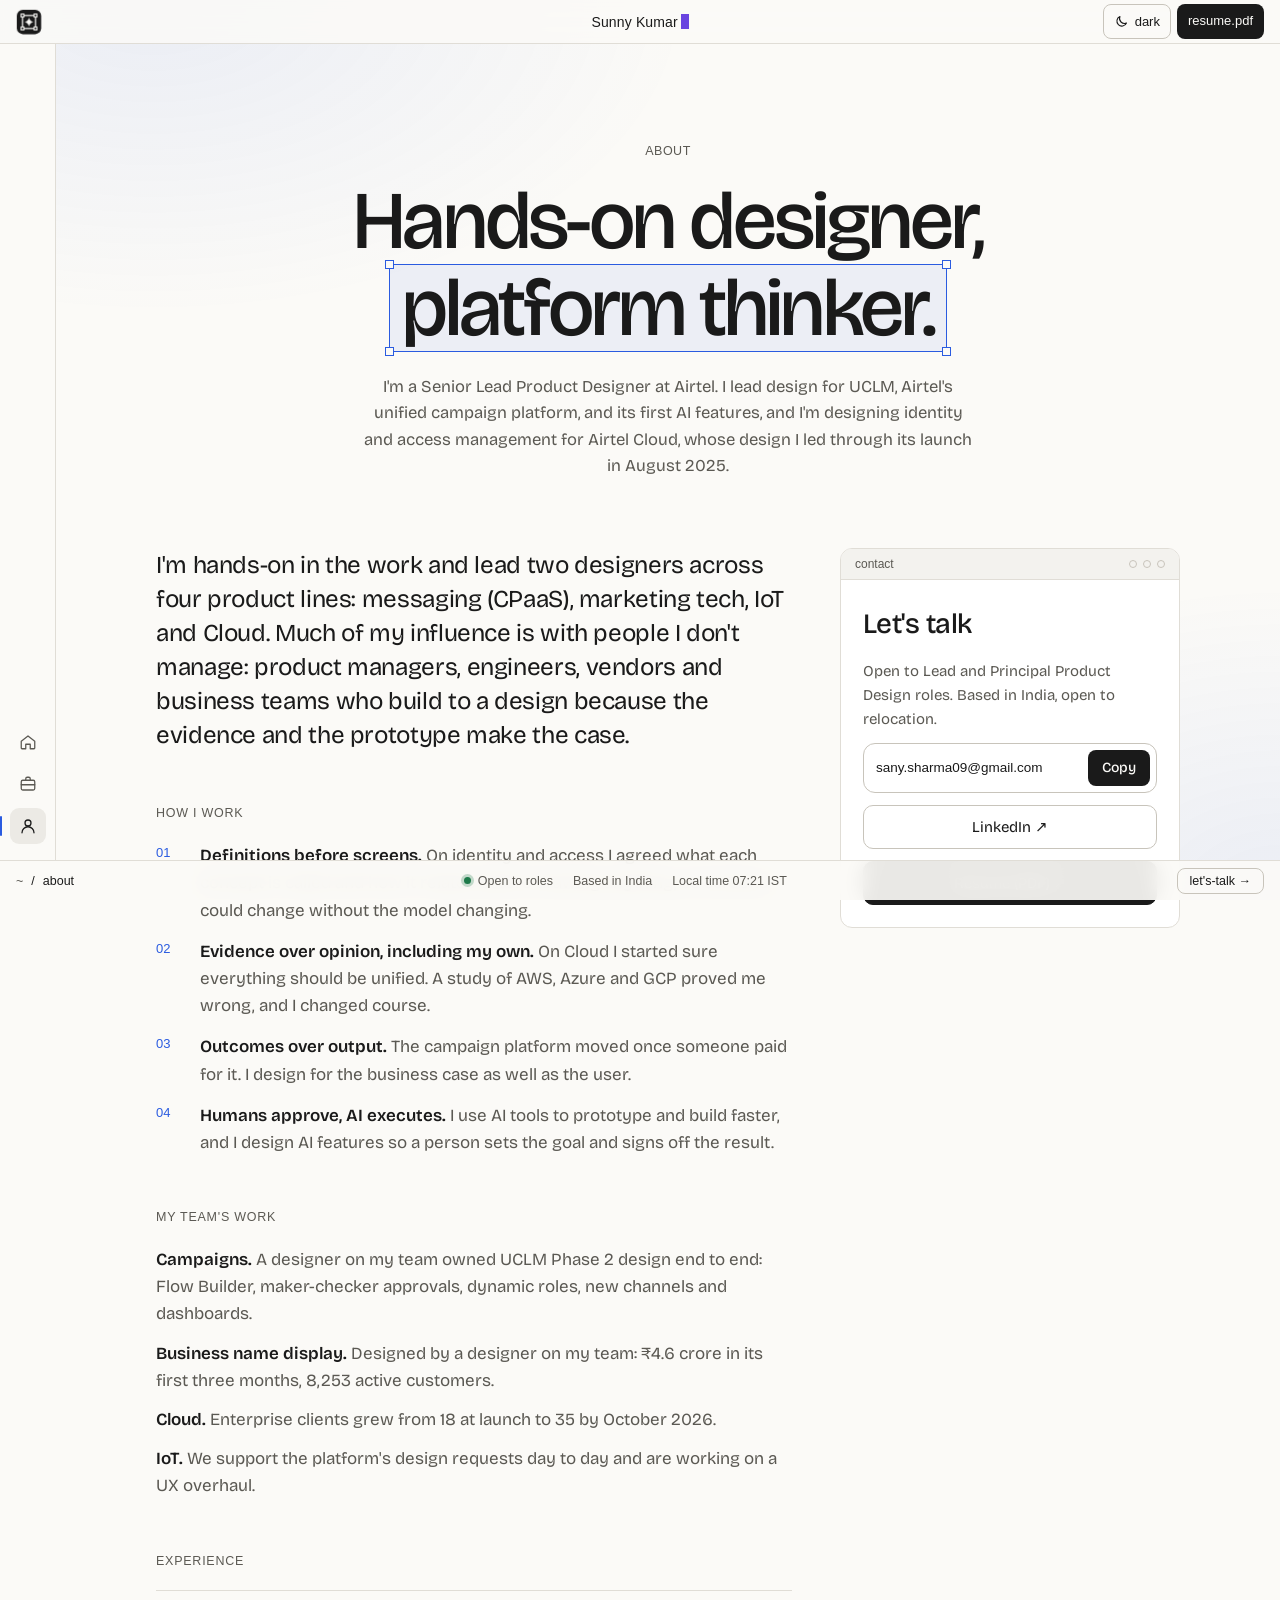
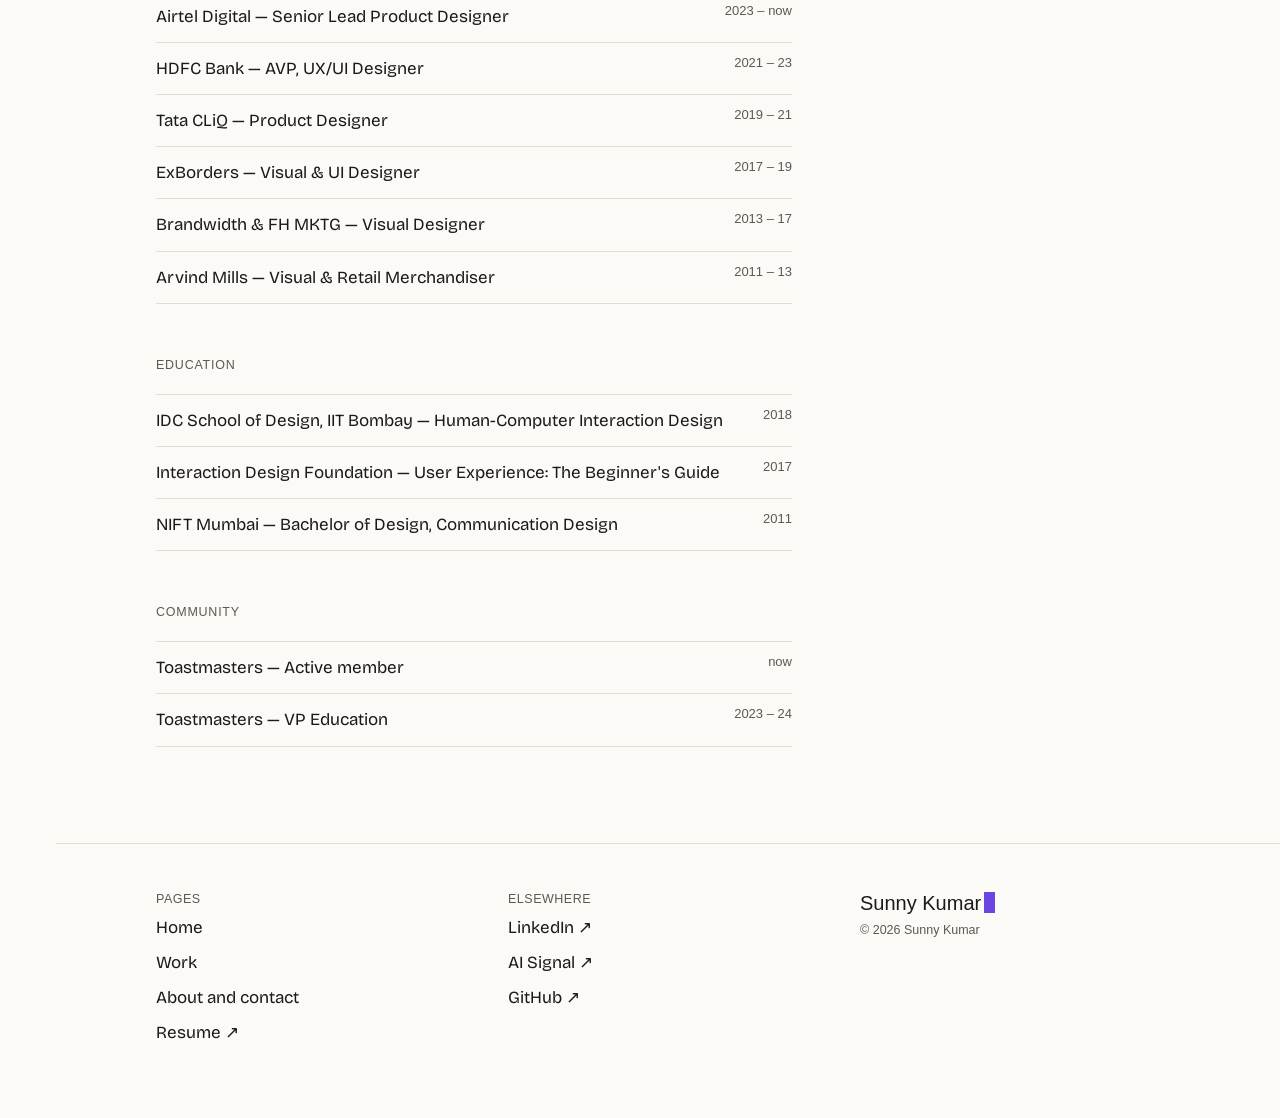
<file: about.html>
<!doctype html>
<html lang="en">
<head>
<meta charset="utf-8">
<meta name="viewport" content="width=device-width, initial-scale=1">
<title>About Sunny Kumar</title>
<meta http-equiv="refresh" content="0; url=index.html#about">
<link rel="canonical" href="https://www.sunnykumar.work/#about">
<script>location.replace('index.html#about');</script>
</head>
<body>
<p><a href="index.html#about">About Sunny Kumar</a></p>
</body>
</html>
</file>
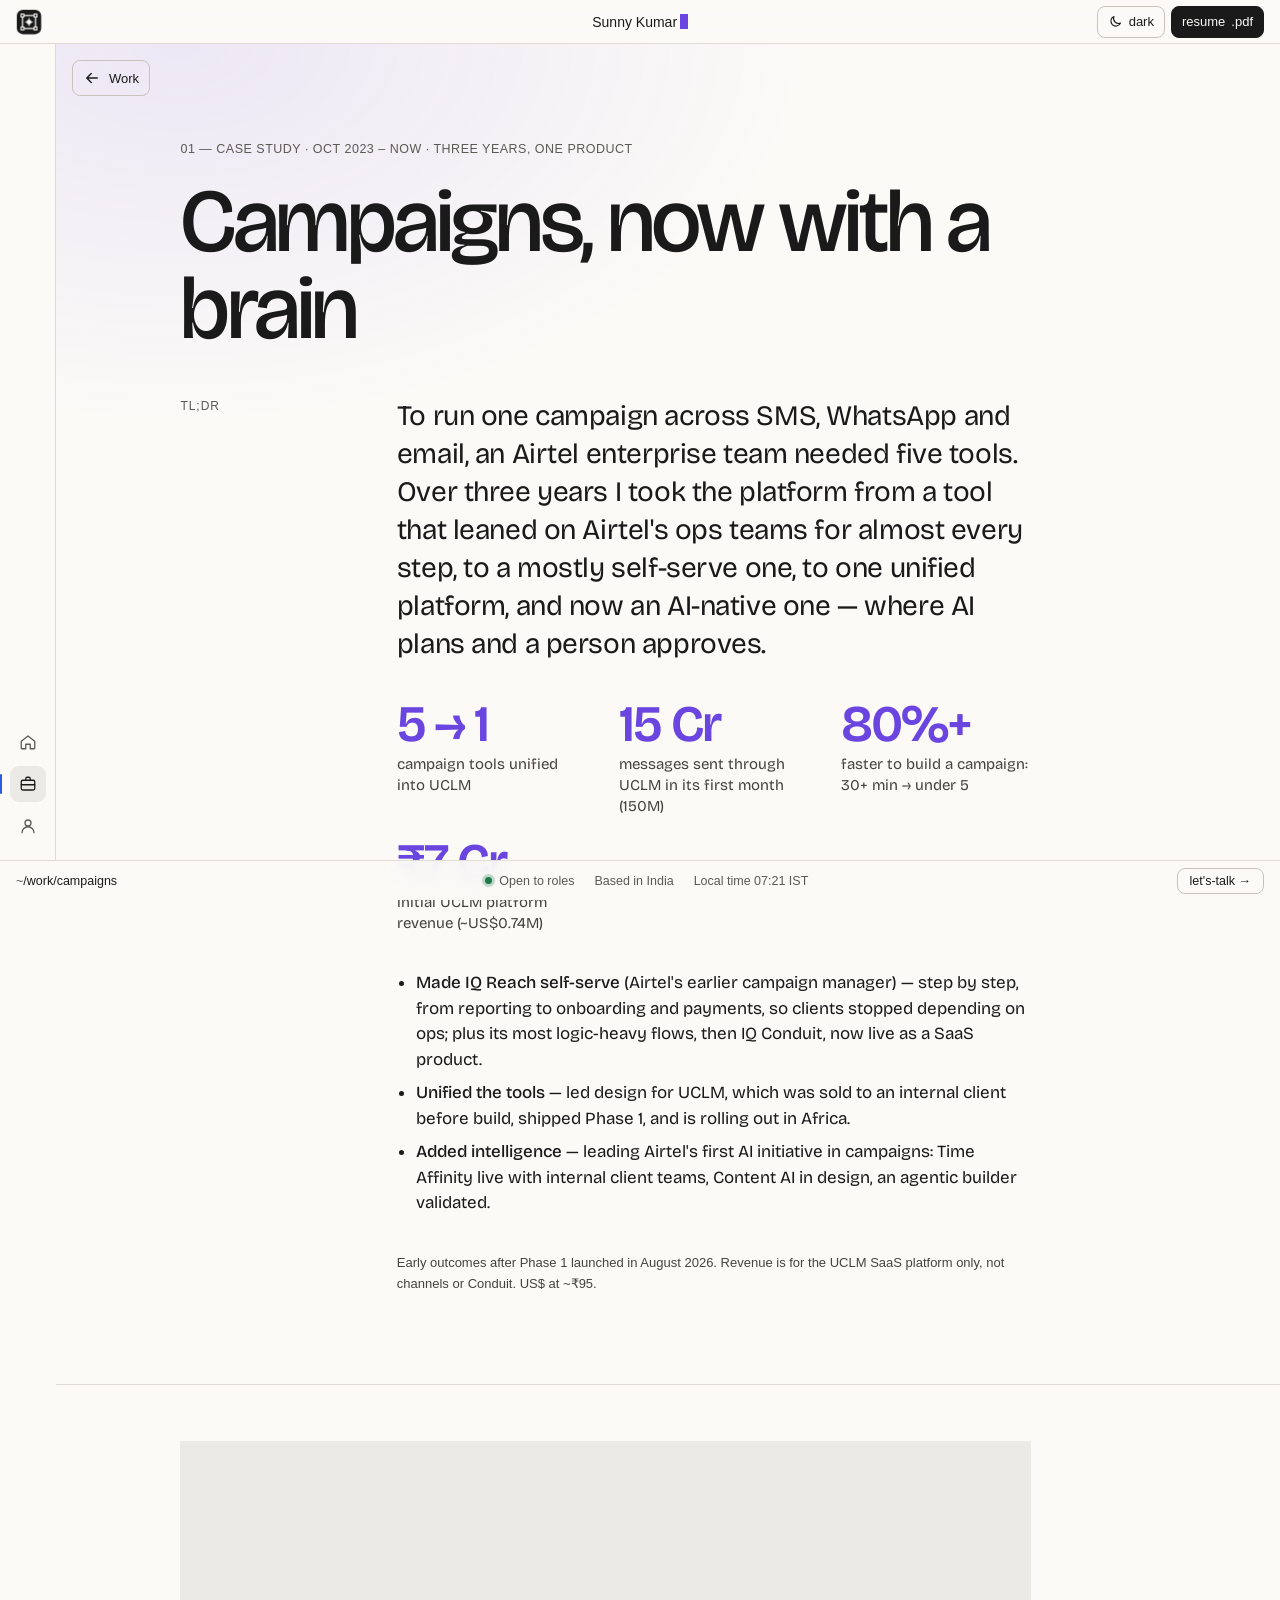
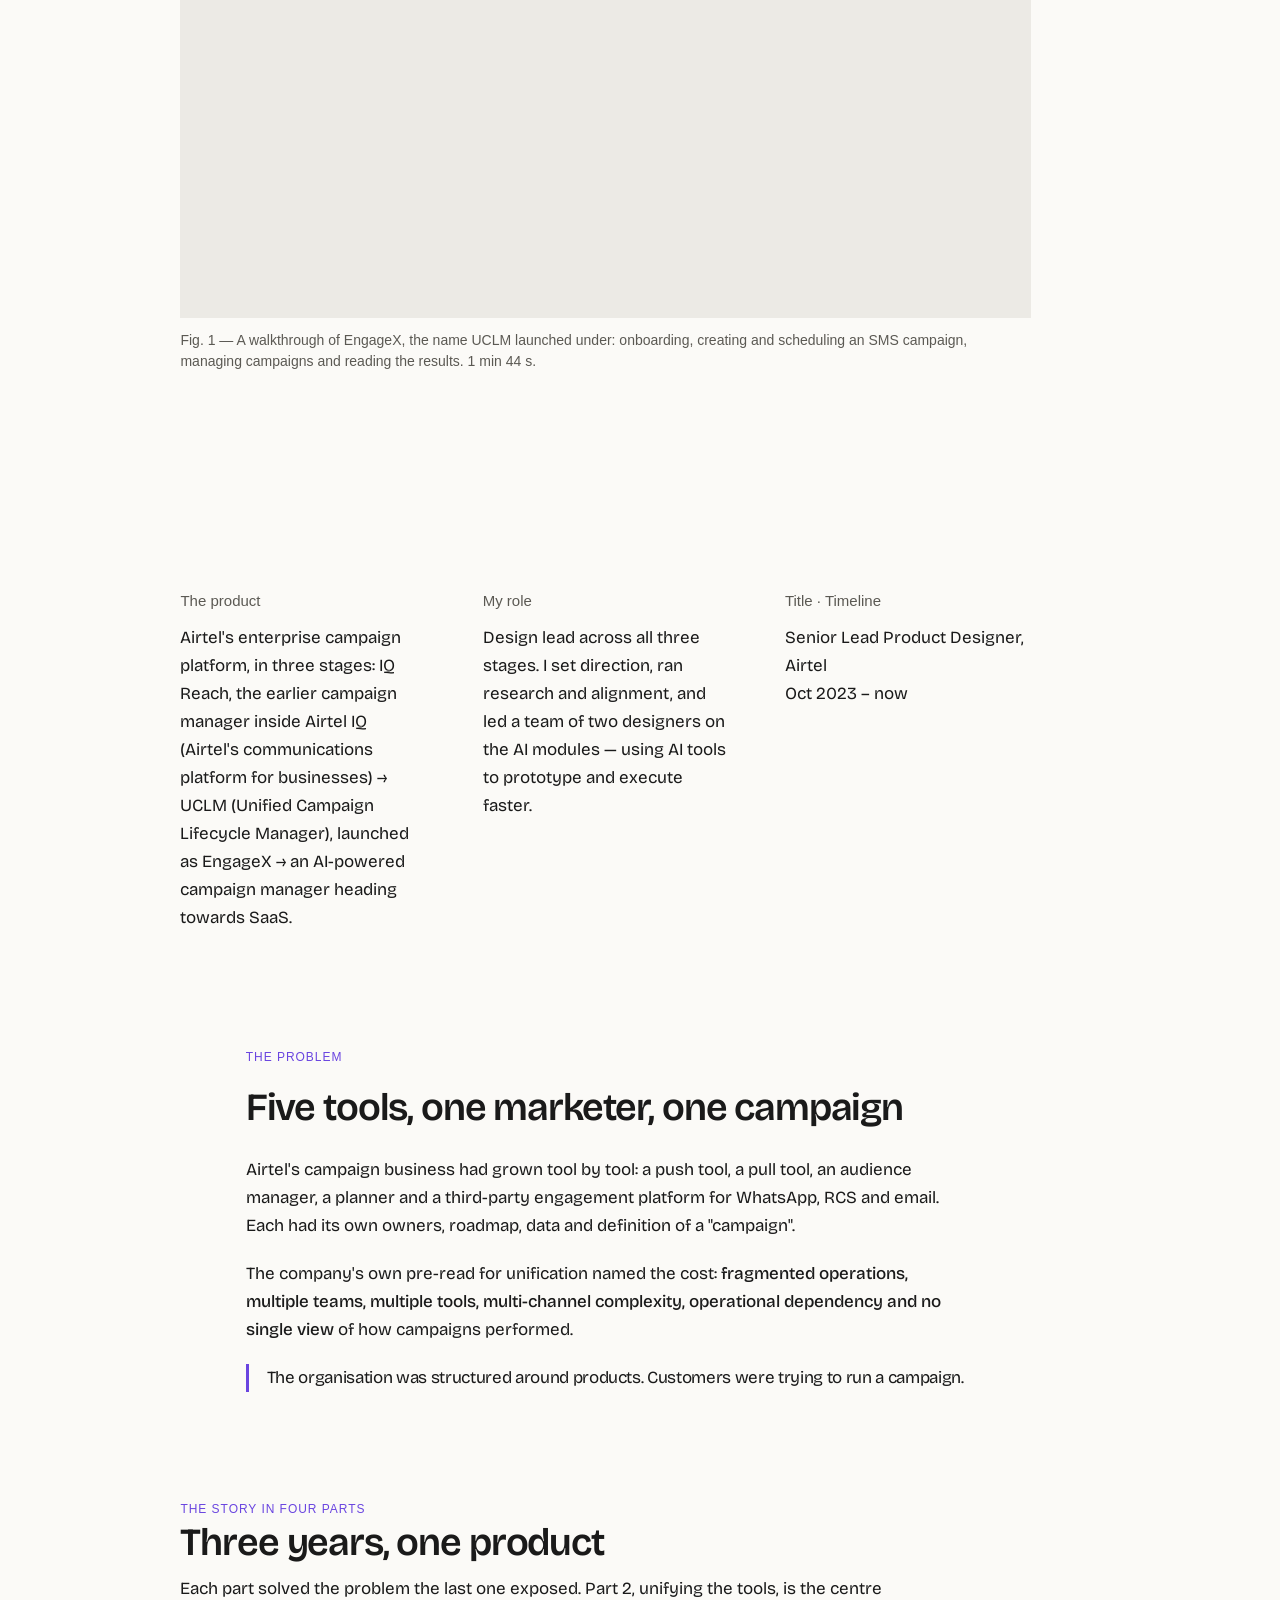
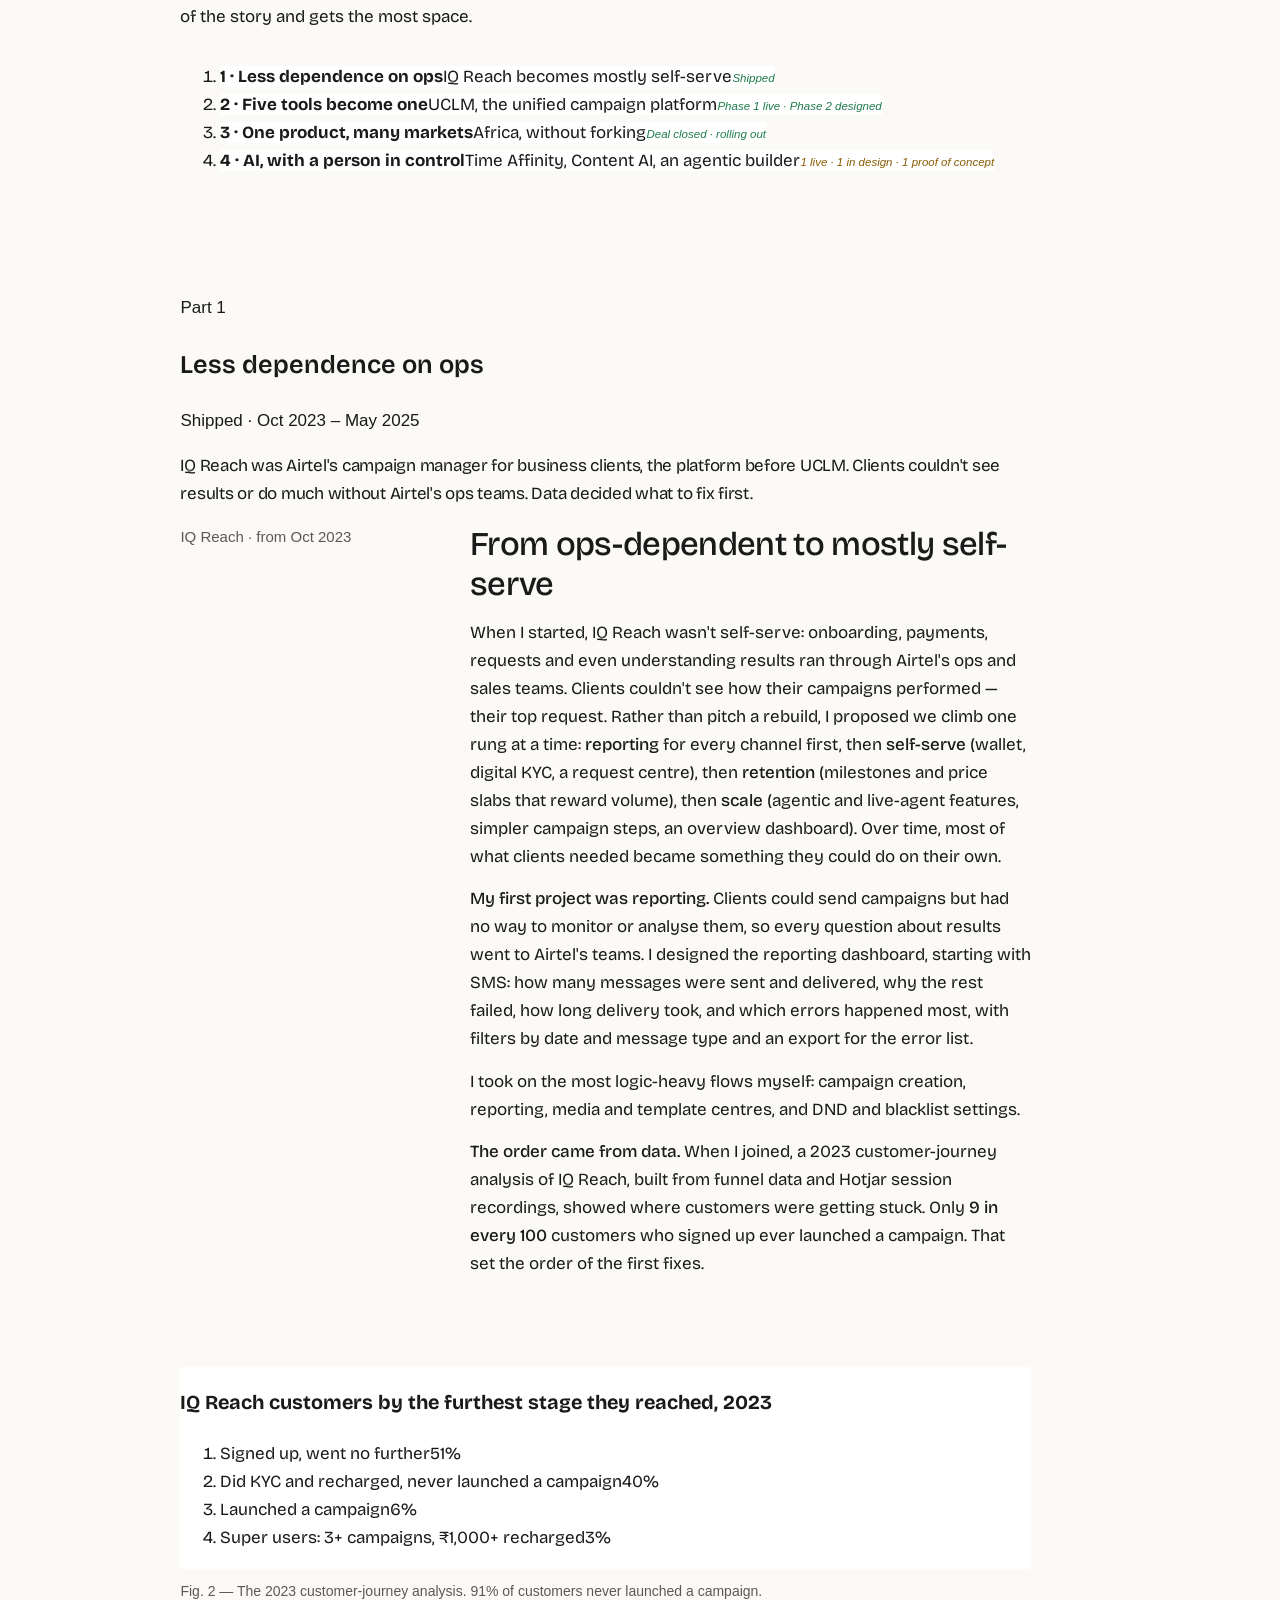
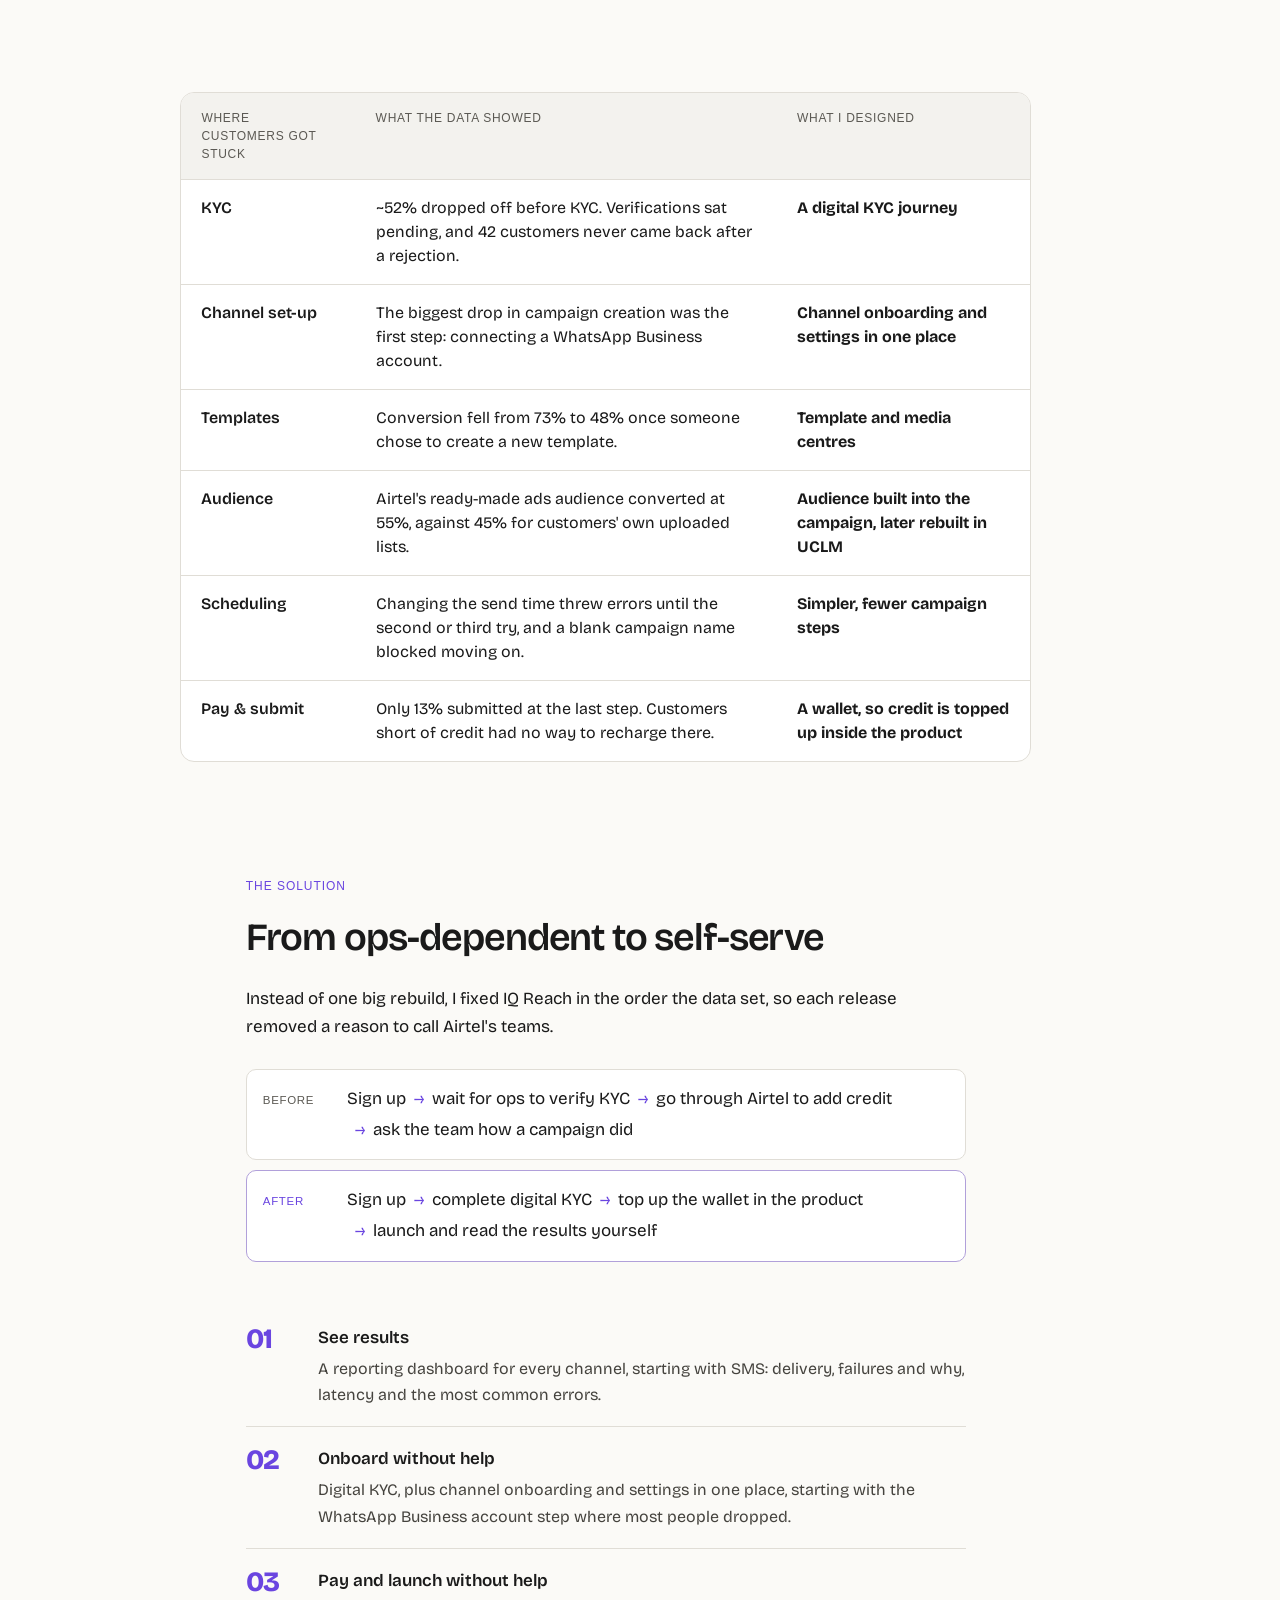
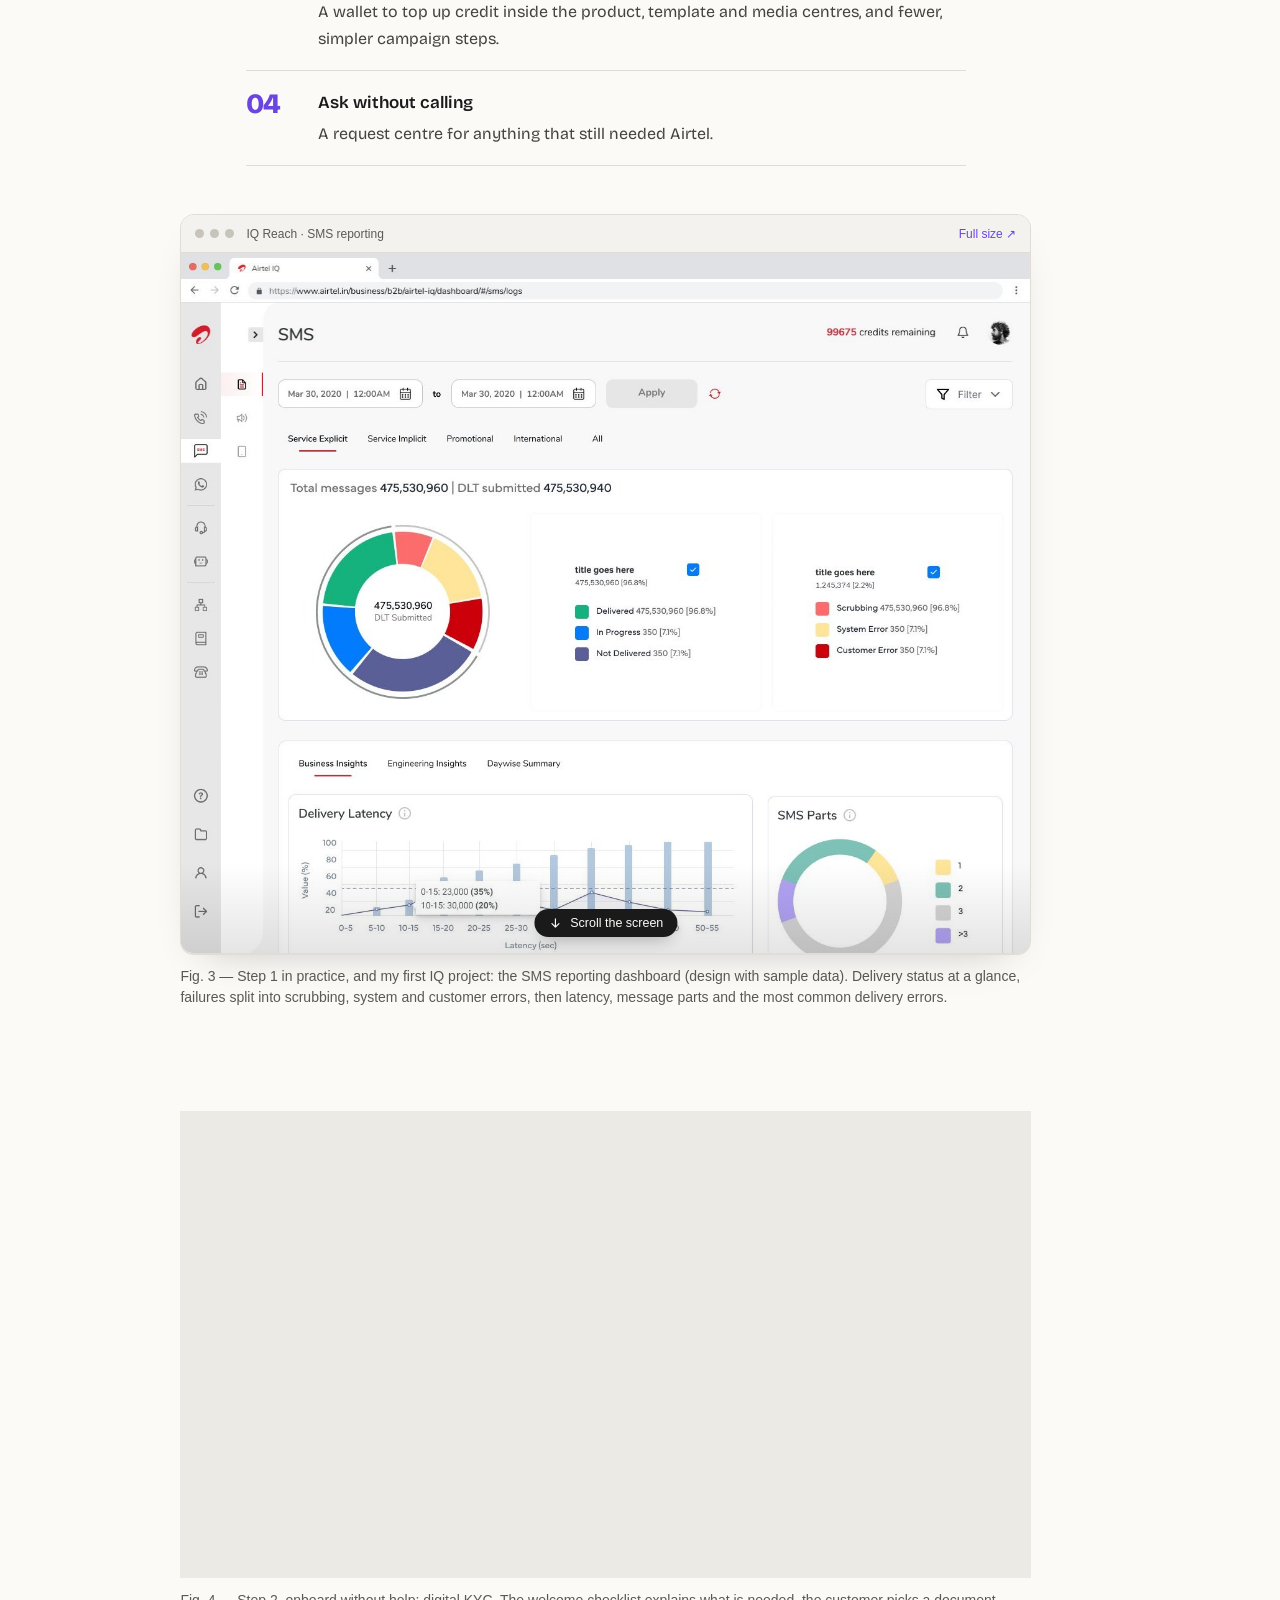
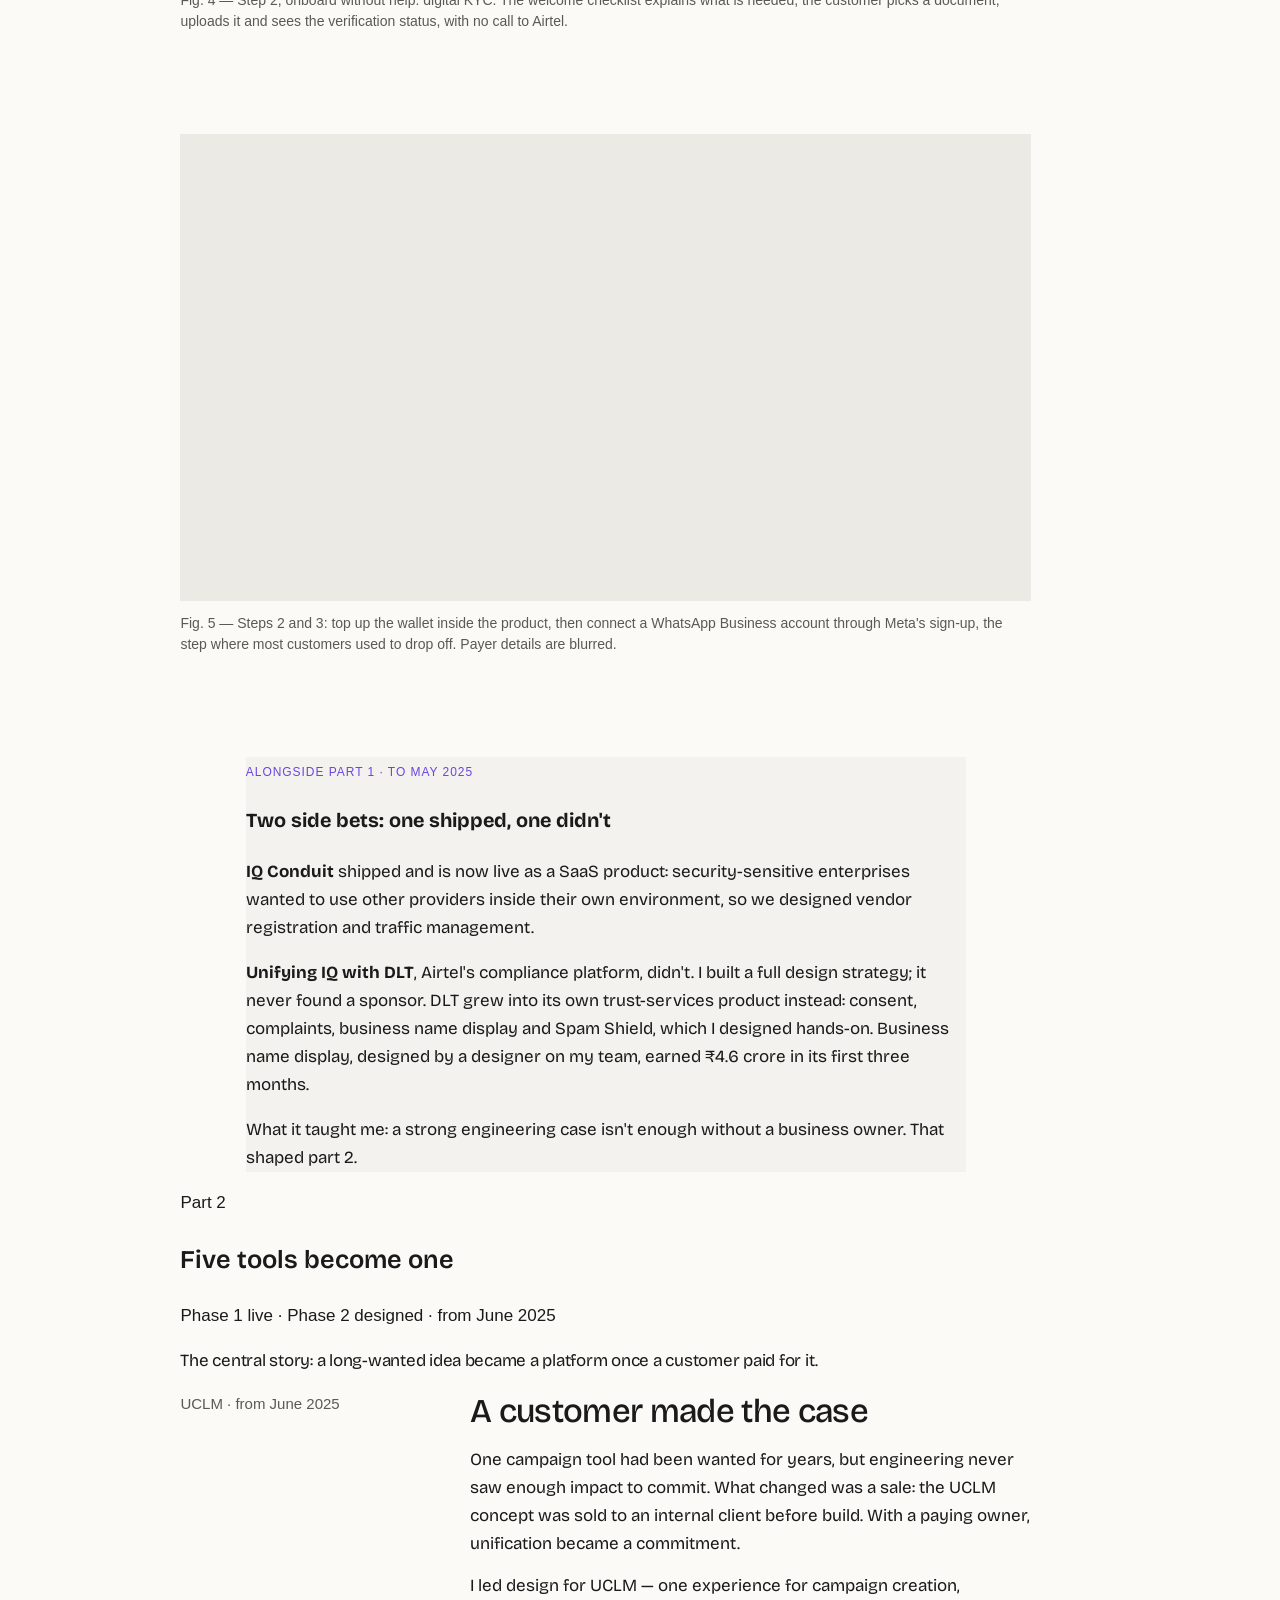
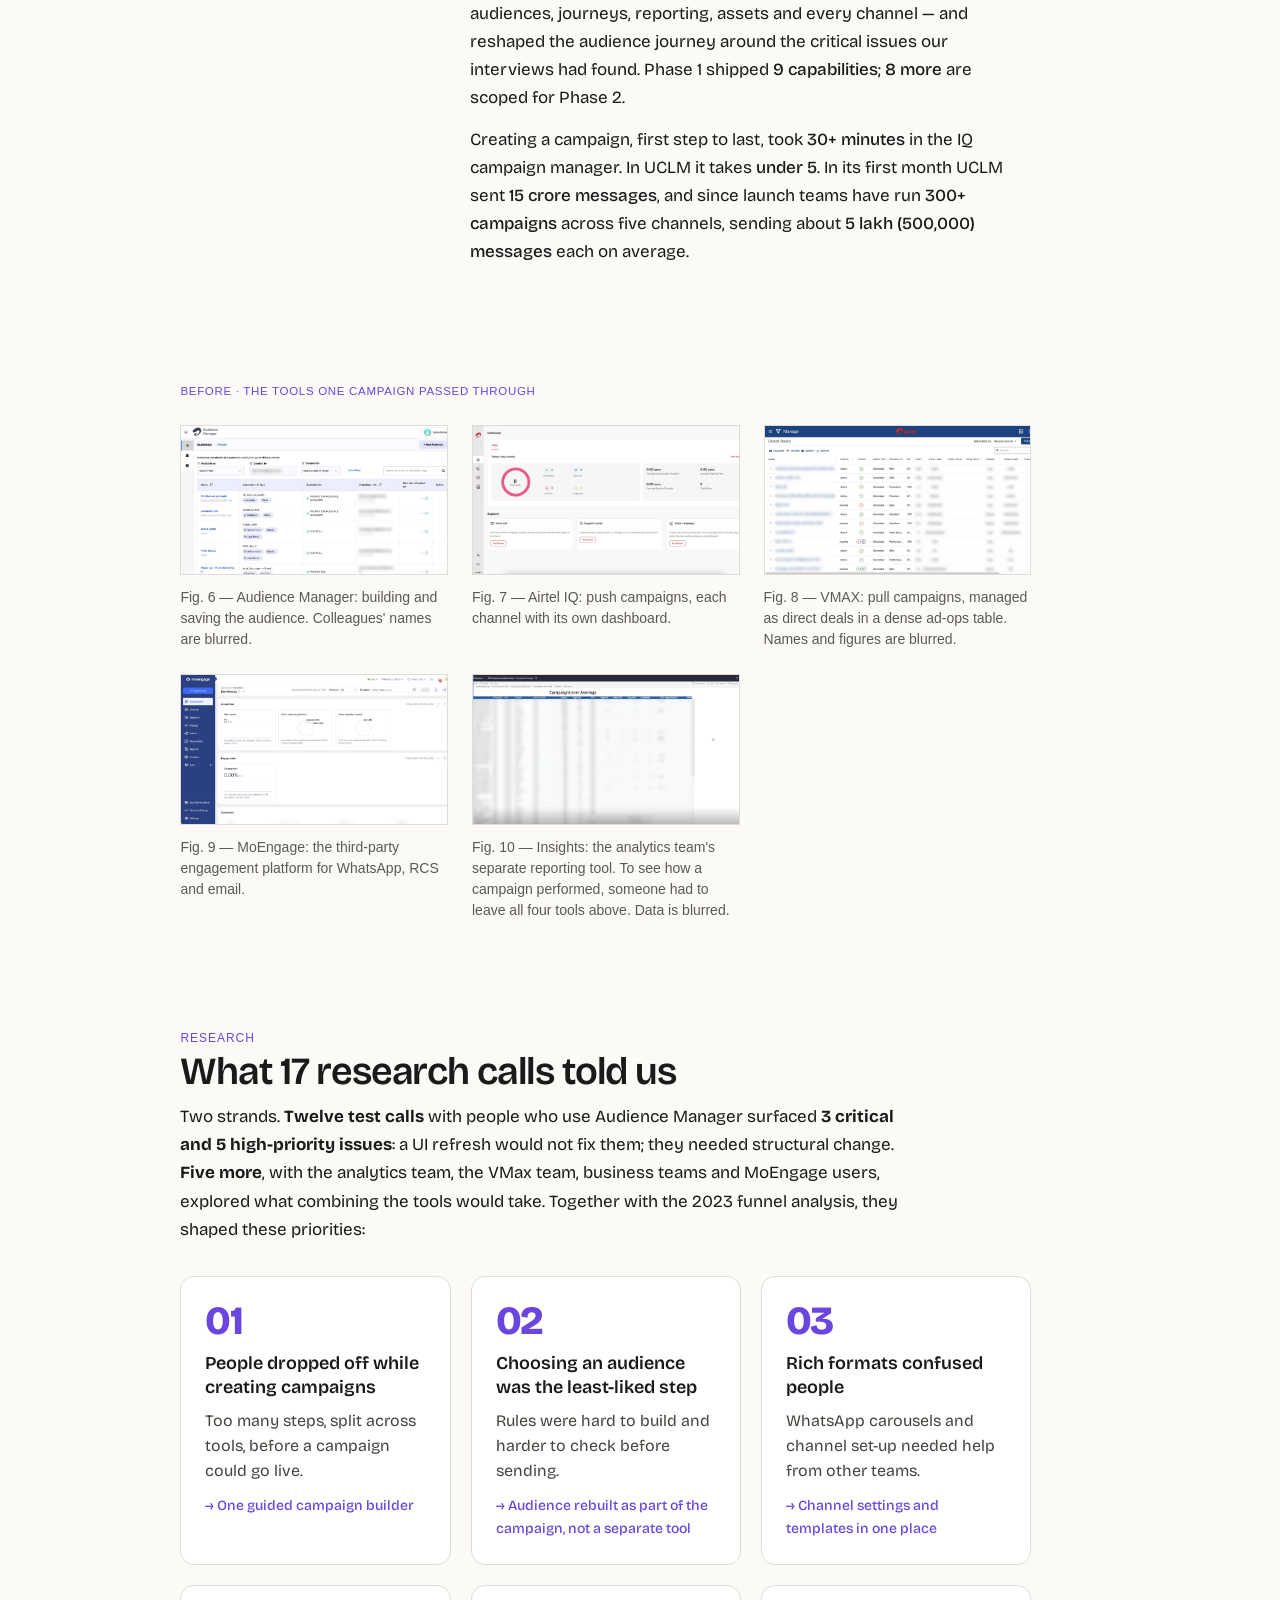
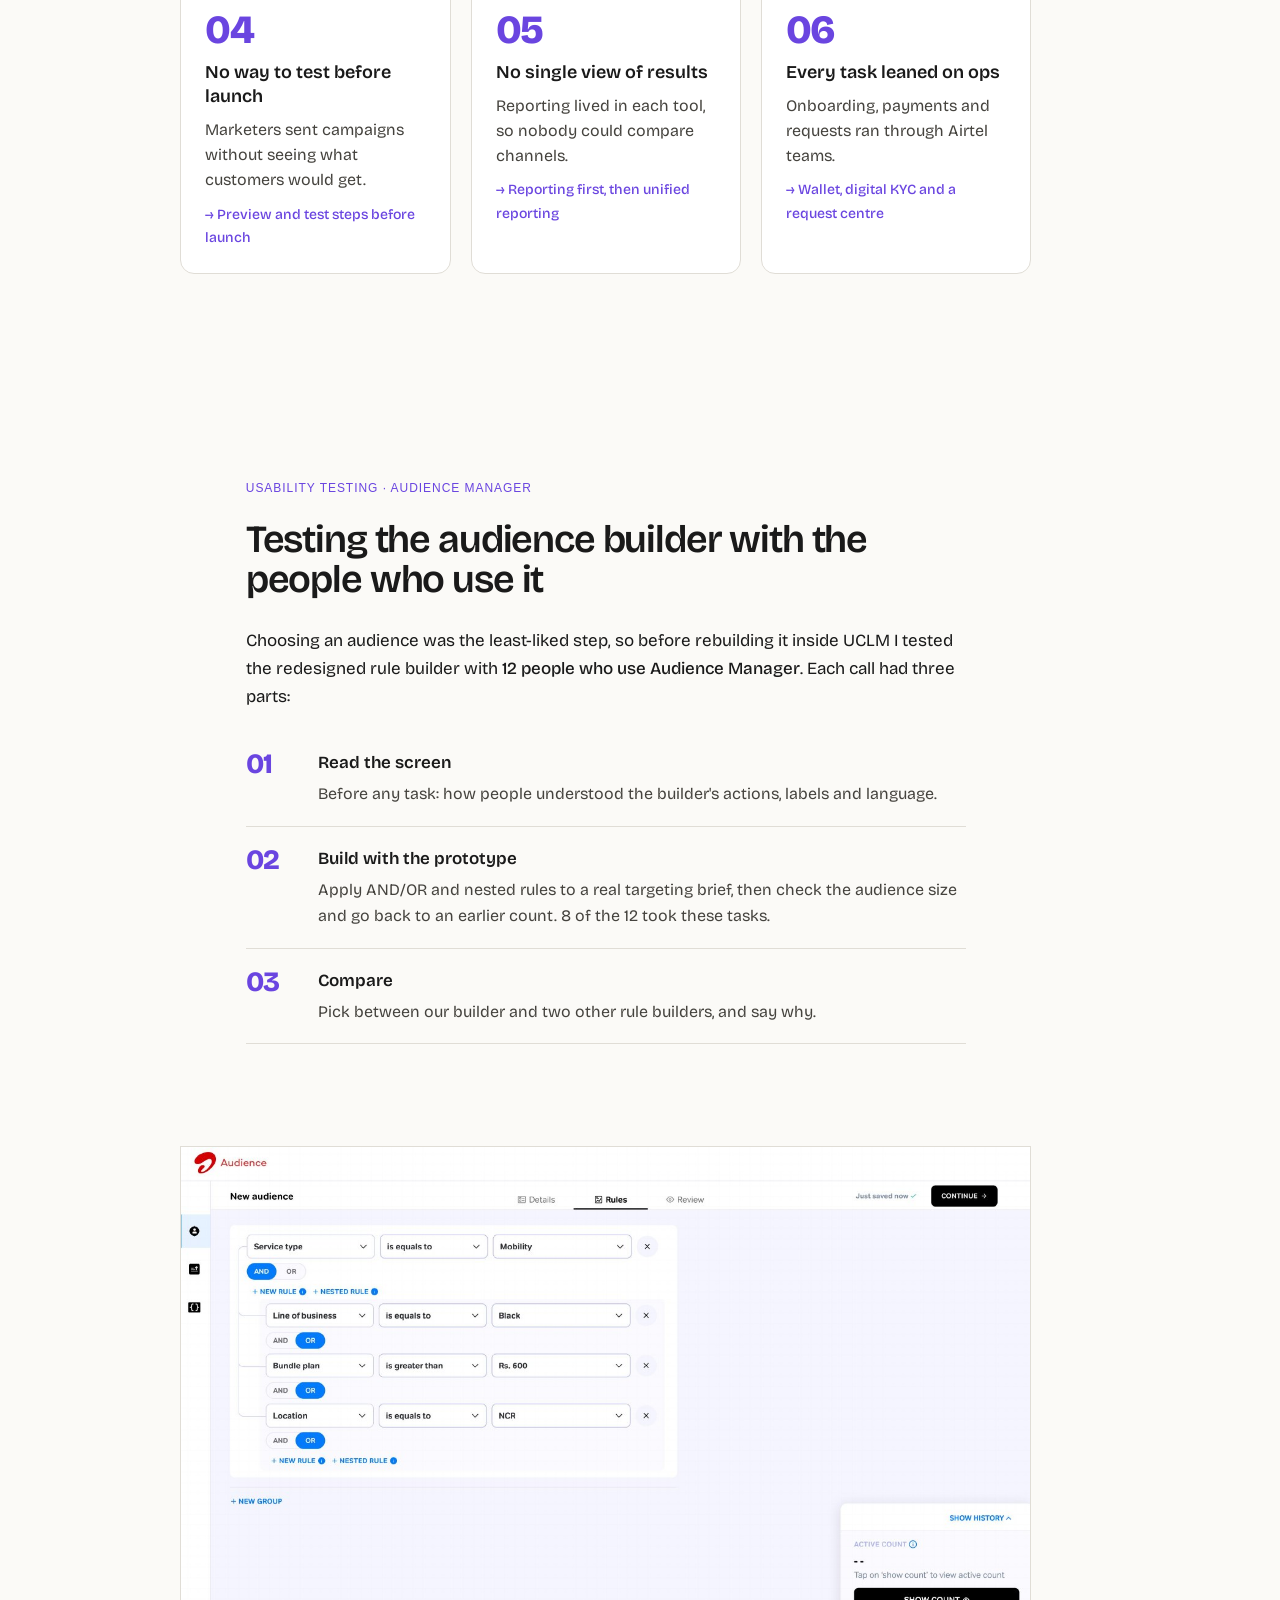
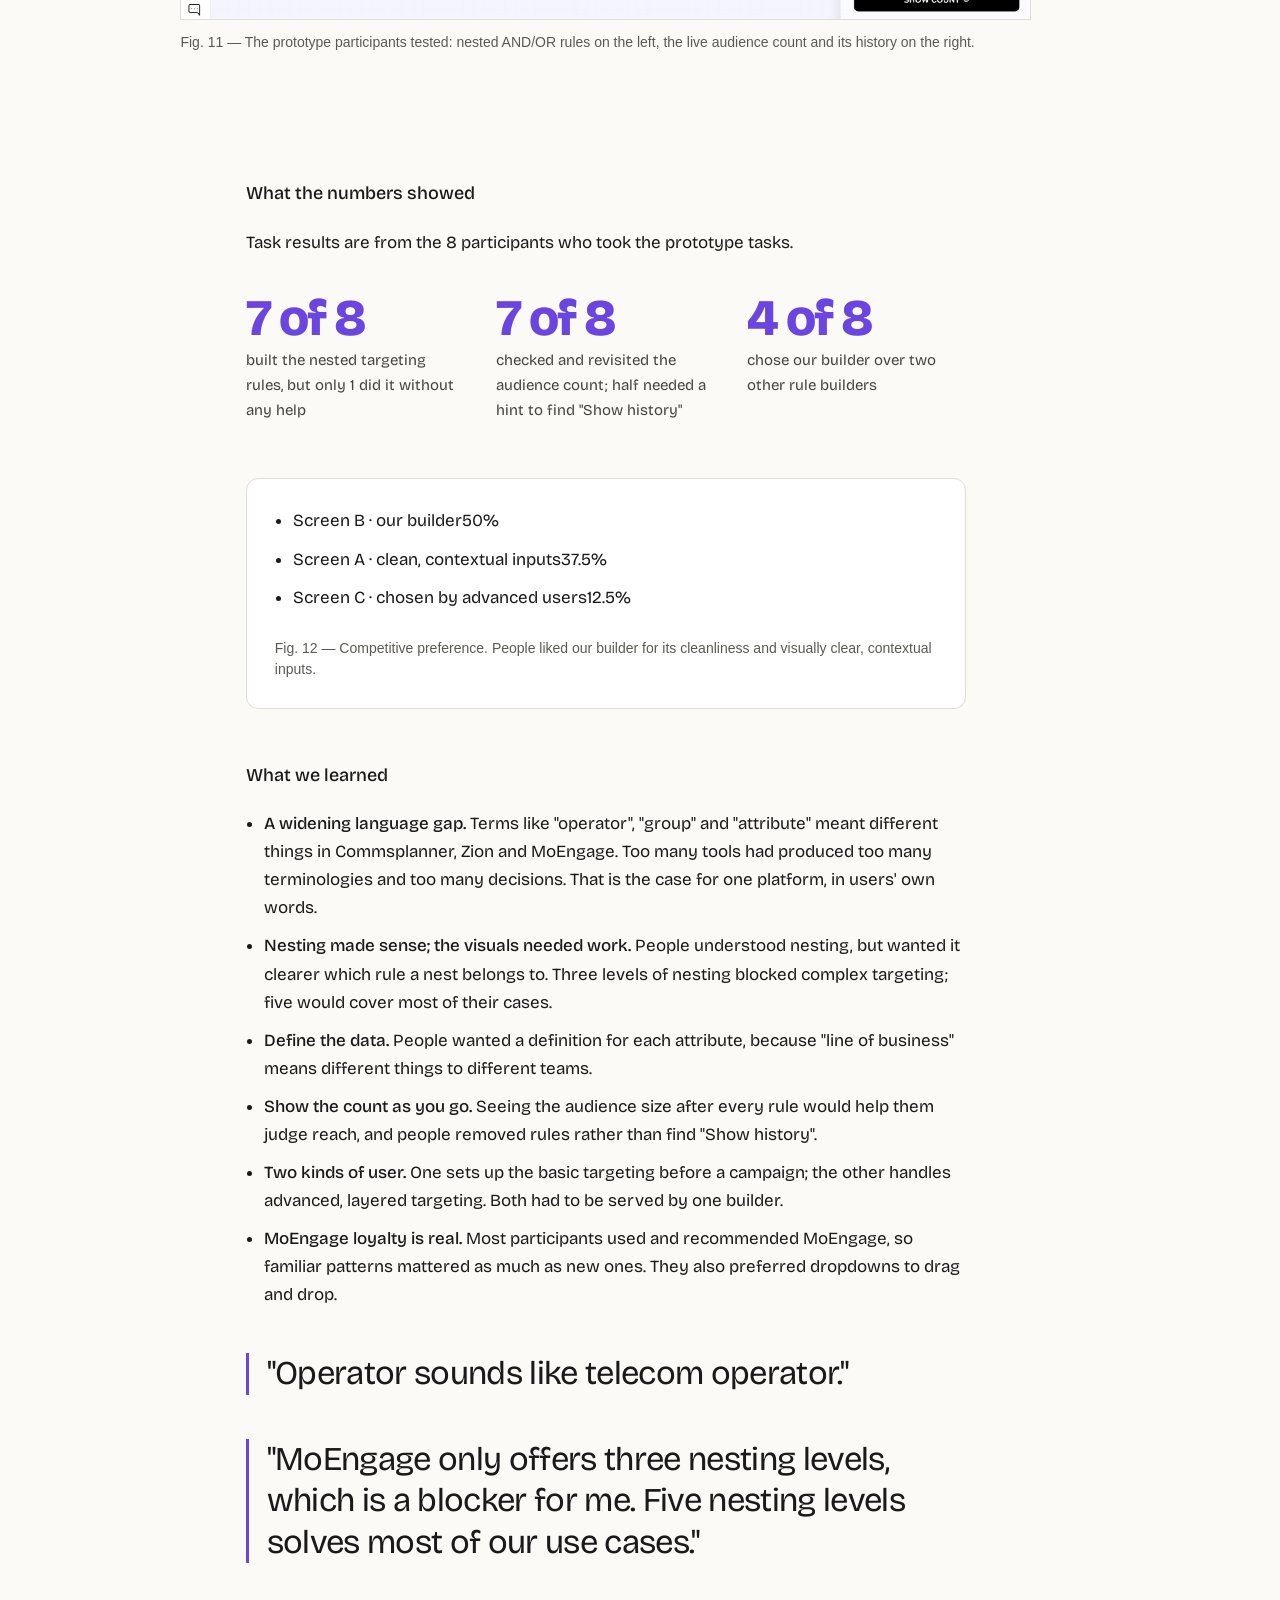
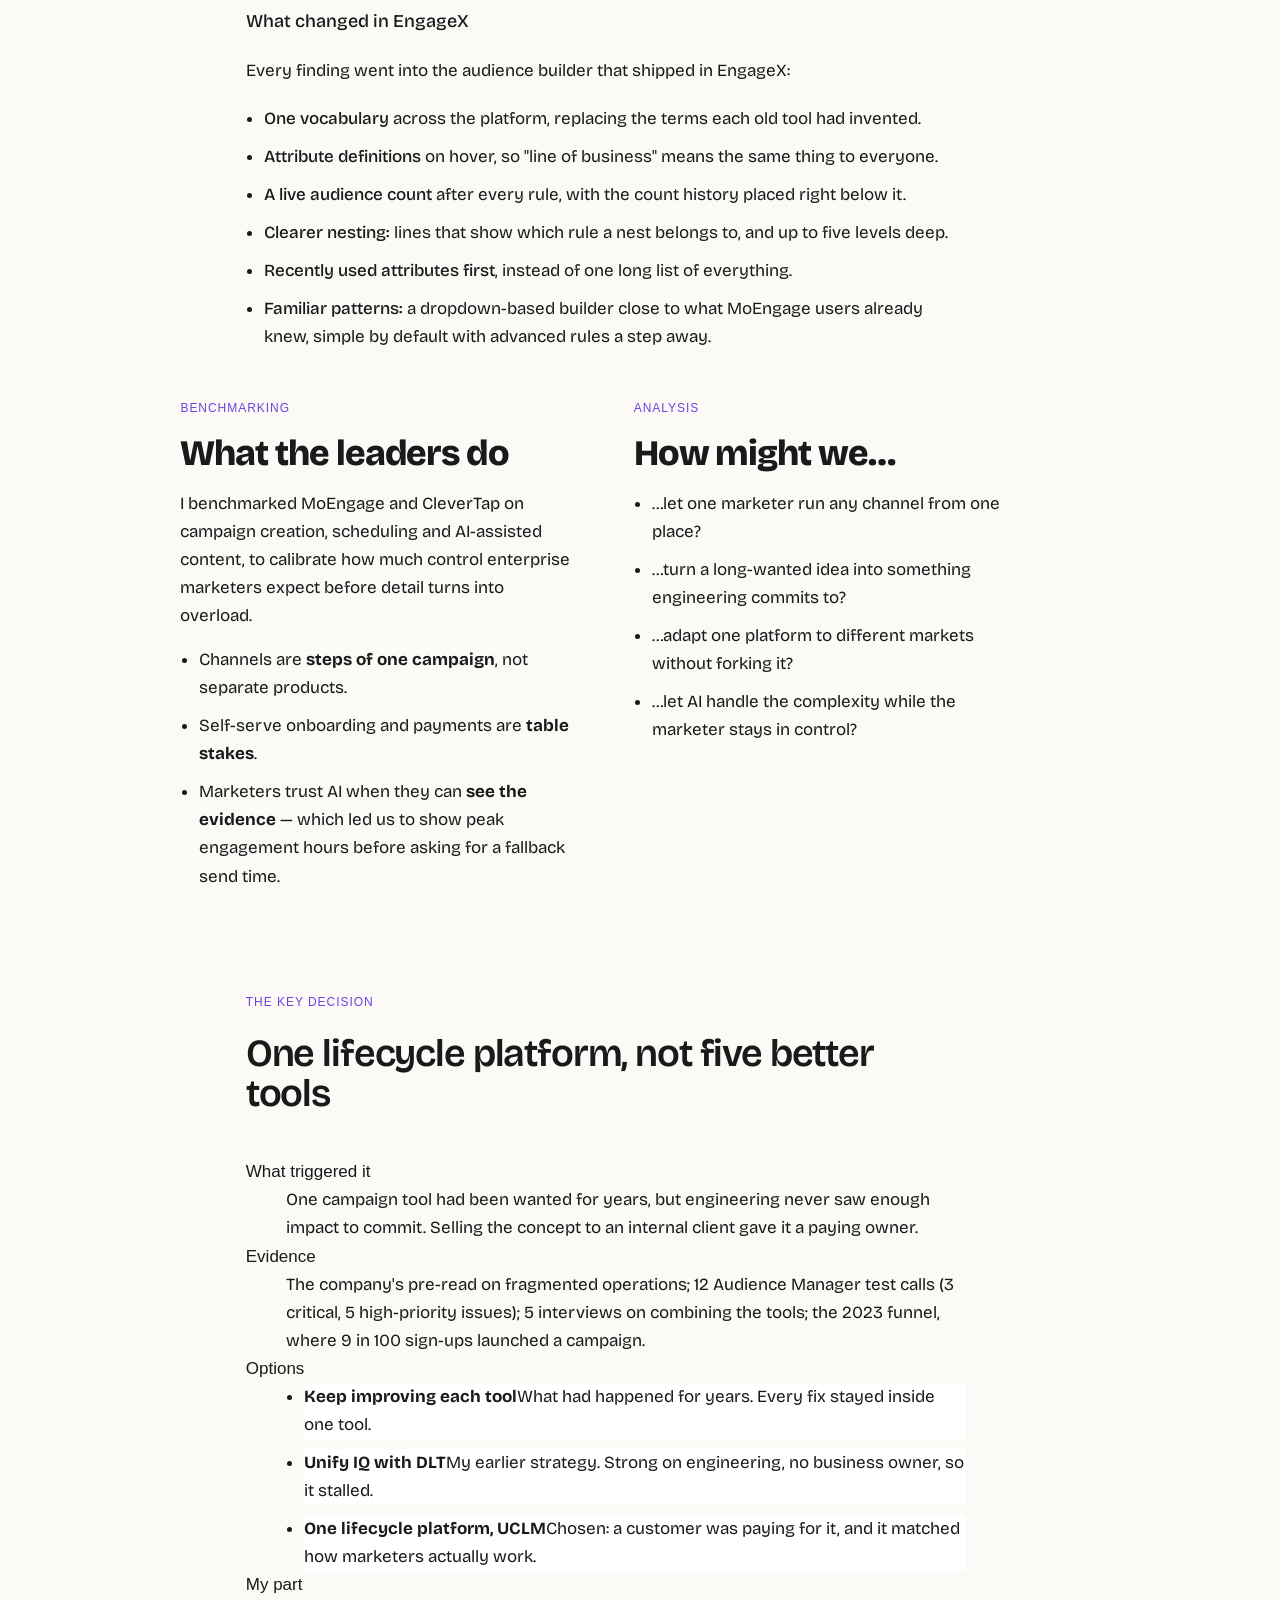
<file: work/ai-campaign-manager.html>
<!doctype html>
<html lang="en">
<head>
<meta charset="utf-8">
<meta name="viewport" content="width=device-width, initial-scale=1">
<title>Campaigns, now with a brain — Sunny Kumar</title>
<meta name="description" content="Three years, one product: how I took Airtel's campaign platform from a tool that leaned on Airtel's ops teams, to a mostly self-serve one, to one unified platform, and now an AI-native one where a person approves every outcome.">
<meta property="og:title" content="Campaigns, now with a brain — Sunny Kumar">
<meta property="og:description" content="Three years, one product: how I took Airtel's campaign platform from a tool that leaned on Airtel's ops teams, to a mostly self-serve one, to one unified platform, and now an AI-native one where a person approves every outcome.">
<meta property="og:url" content="https://www.sunnykumar.work/work/ai-campaign-manager.html">
<meta property="og:type" content="article">
<meta property="og:image" content="https://www.sunnykumar.work/images/og.png">
<meta name="twitter:card" content="summary_large_image">
<meta name="theme-color" content="#FBFAF7">
<link rel="icon" type="image/svg+xml" href="data:image/svg+xml,%3Csvg%20xmlns%3D%22http%3A//www.w3.org/2000/svg%22%20viewBox%3D%220%200%2064%2064%22%3E%0A%20%20%3Cstyle%3E%0A%20%20%20%20.tile%20%7B%20fill%3A%20%231A1A1A%3B%20%7D%0A%20%20%20%20.inner%20%7B%20fill%3A%20%23FBFAF7%3B%20%7D%0A%20%20%20%20.line%20%7B%20fill%3A%20none%3B%20stroke%3A%20%23FBFAF7%3B%20stroke-width%3A%203%3B%20%7D%0A%20%20%20%20.handle%20%7B%20fill%3A%20%231A1A1A%3B%20stroke%3A%20%23FBFAF7%3B%20stroke-width%3A%202.6%3B%20%7D%0A%20%20%20%20%40media%20%28prefers-color-scheme%3A%20dark%29%20%7B%0A%20%20%20%20%20%20.tile%2C%20.handle%20%7B%20fill%3A%20%23FBFAF7%3B%20%7D%0A%20%20%20%20%20%20.inner%20%7B%20fill%3A%20%231A1A1A%3B%20%7D%0A%20%20%20%20%20%20.line%2C%20.handle%20%7B%20stroke%3A%20%231A1A1A%3B%20%7D%0A%20%20%20%20%7D%0A%20%20%3C/style%3E%0A%20%20%3Crect%20class%3D%22tile%22%20x%3D%222%22%20y%3D%222%22%20width%3D%2260%22%20height%3D%2260%22%20rx%3D%2215%22/%3E%0A%20%20%3Crect%20class%3D%22line%22%20x%3D%2216%22%20y%3D%2216%22%20width%3D%2232%22%20height%3D%2232%22/%3E%0A%20%20%3Crect%20class%3D%22handle%22%20x%3D%2212.5%22%20y%3D%2212.5%22%20width%3D%227%22%20height%3D%227%22/%3E%0A%20%20%3Crect%20class%3D%22handle%22%20x%3D%2244.5%22%20y%3D%2212.5%22%20width%3D%227%22%20height%3D%227%22/%3E%0A%20%20%3Crect%20class%3D%22handle%22%20x%3D%2244.5%22%20y%3D%2244.5%22%20width%3D%227%22%20height%3D%227%22/%3E%0A%20%20%3Crect%20class%3D%22handle%22%20x%3D%2212.5%22%20y%3D%2244.5%22%20width%3D%227%22%20height%3D%227%22/%3E%0A%20%20%3Cpath%20class%3D%22inner%22%20d%3D%22M32%2021%20Q34%2030%2043%2032%20Q34%2034%2032%2043%20Q30%2034%2021%2032%20Q30%2030%2032%2021%20Z%22/%3E%0A%3C/svg%3E">
<link rel="preconnect" href="https://fonts.googleapis.com">
<link rel="preconnect" href="https://fonts.gstatic.com" crossorigin>
<link href="https://fonts.googleapis.com/css2?family=Bricolage+Grotesque:opsz,wght@12..96,300..800&display=swap" rel="stylesheet">
<link rel="stylesheet" href="../css/site.css">
<link rel="stylesheet" href="../css/console.css">
<script>try{var t=localStorage.getItem('sk-theme');if(t)document.documentElement.setAttribute('data-theme',t)}catch(e){}</script>
</head>
<body class="theme-violet cx">

<header class="cx-titlebar">
  <a class="cx-brand" href="../index.html#home" aria-label="Sunny Kumar, home"><svg class="logo" viewBox="0 0 64 64" aria-hidden="true"><rect class="tile" x="2" y="2" width="60" height="60" rx="15"/><path class="s s1" d="M16 16 H48"/><path class="s s2" d="M48 16 V48"/><path class="s s3" d="M48 48 H16"/><path class="s s4" d="M16 48 V16"/><rect class="h h1" x="12.5" y="12.5" width="7" height="7"/><rect class="h h2" x="44.5" y="12.5" width="7" height="7"/><rect class="h h3" x="44.5" y="44.5" width="7" height="7"/><rect class="h h4" x="12.5" y="44.5" width="7" height="7"/><path class="sp" d="M32 21 Q34 30 43 32 Q34 34 32 43 Q30 34 21 32 Q30 30 32 21 Z"/></svg></a>
  <a class="cx-name" href="../index.html#home">Sunny Kumar<span class="caret" aria-hidden="true"></span></a>
  <div class="cx-actions"><button class="cx-theme" type="button" aria-label="Switch to dark mode"><svg class="sun" viewBox="0 0 24 24" fill="none" stroke="currentColor" stroke-width="1.7" stroke-linecap="round" aria-hidden="true"><circle cx="12" cy="12" r="4"/><path d="M12 2v2M12 20v2M4.9 4.9l1.4 1.4M17.7 17.7l1.4 1.4M2 12h2M20 12h2M4.9 19.1l1.4-1.4M17.7 6.3l1.4-1.4"/></svg><svg class="moon" viewBox="0 0 24 24" fill="none" stroke="currentColor" stroke-width="1.7" stroke-linecap="round" stroke-linejoin="round" aria-hidden="true"><path d="M20 14.5A8 8 0 0 1 9.5 4a8 8 0 1 0 10.5 10.5z"/></svg><span class="tl">dark</span></button><a class="solid" href="../assets/Sunny-Kumar-Resume.pdf" target="_blank" rel="noopener">resume<span class="x">.pdf</span></a></div>
</header>
<nav class="cx-rail" aria-label="Pages">
  <a href="../index.html#home"><svg viewBox="0 0 24 24" fill="none" stroke="currentColor" stroke-width="1.7" stroke-linecap="round" stroke-linejoin="round" aria-hidden="true"><path d="M3 11l9-7 9 7v9a1 1 0 0 1-1 1h-5v-6H9v6H4a1 1 0 0 1-1-1z"/></svg><span>home</span></a>
  <a href="../index.html#work" class="on" aria-current="page"><svg viewBox="0 0 24 24" fill="none" stroke="currentColor" stroke-width="1.7" stroke-linecap="round" stroke-linejoin="round" aria-hidden="true"><rect x="3" y="7" width="18" height="13" rx="2"/><path d="M9 7V5a2 2 0 0 1 2-2h2a2 2 0 0 1 2 2v2M3 13h18"/></svg><span>work</span></a>
  <a href="../index.html#about"><svg viewBox="0 0 24 24" fill="none" stroke="currentColor" stroke-width="1.7" stroke-linecap="round" stroke-linejoin="round" aria-hidden="true"><circle cx="12" cy="8" r="4"/><path d="M4 21a8 8 0 0 1 16 0"/></svg><span>about</span></a>
</nav>

<header class="band" id="top" aria-labelledby="tldr">
  <a class="back" href="../index.html#work"><svg width="18" height="18" viewBox="0 0 24 24" fill="none" stroke="currentColor" stroke-width="1.8" stroke-linecap="round" stroke-linejoin="round" aria-hidden="true"><path d="M19 12H5M11 6l-6 6 6 6"/></svg>Work</a>
  <div class="band-inner">
    <div>
      <span class="eyebrow">01 — Case study · Oct 2023 – now · three years, one product</span>
      <h1>Campaigns, now with a brain</h1>
    </div>
    <div class="tldr">
      <h2 id="tldr">TL;DR</h2>
      <div class="tldr-body">
        <p class="tldr-lede">To run one campaign across SMS, WhatsApp and email, an Airtel enterprise team needed five tools. Over three years I took the platform from a tool that leaned on Airtel's ops teams for almost every step, to a mostly self-serve one, to one unified platform, and now an AI-native one — where AI plans and a person approves.</p>
        <div class="stats">
          <div class="stat"><b>5 → 1</b><span>campaign tools unified into UCLM</span></div>
          <div class="stat"><b>15 Cr</b><span>messages sent through UCLM in its first month (150M)</span></div>
          <div class="stat"><b>80%+</b><span>faster to build a campaign: 30+ min → under 5</span></div>
          <div class="stat"><b>₹7 Cr</b><span>initial UCLM platform revenue (~US$0.74M)</span></div>
        </div>
        <ul>
          <li><strong>Made IQ Reach self-serve</strong> (Airtel's earlier campaign manager) — step by step, from reporting to onboarding and payments, so clients stopped depending on ops; plus its most logic-heavy flows, then IQ Conduit, now live as a SaaS product.</li>
          <li><strong>Unified the tools</strong> — led design for UCLM, which was sold to an internal client before build, shipped Phase 1, and is rolling out in Africa.</li>
          <li><strong>Added intelligence</strong> — leading Airtel's first AI initiative in campaigns: Time Affinity live with internal client teams, Content AI in design, an agentic builder validated.</li>
        </ul>
        <p class="impact-note">Early outcomes after Phase 1 launched in August 2026. Revenue is for the UCLM SaaS platform only, not channels or Conduit. US$ at ~₹95.</p>
      </div>
    </div>
  </div>
</header>

<main class="wrap body" style="padding-top: 0;">

<figure class="gap-fig" style="margin-top:clamp(32px,5vw,56px)">
  <div class="ph top" style="aspect-ratio:1600/896"><video controls muted playsinline preload="metadata" poster="../images/campaign/intro-poster.jpg" aria-label="Walkthrough of the Airtel campaign manager"><source src="../images/campaign/intro.mp4" type="video/mp4"></video></div>
  <figcaption>Fig. 1 — A walkthrough of EngageX, the name UCLM launched under: onboarding, creating and scheduling an SMS campaign, managing campaigns and reading the results. 1 min 44 s.</figcaption>
</figure>

<section class="facts">
  <div>
    <span class="label">The product</span>
    <p>Airtel's enterprise campaign platform, in three stages: IQ Reach, the earlier campaign manager inside Airtel IQ (Airtel's communications platform for businesses) → UCLM (Unified Campaign Lifecycle Manager), launched as EngageX → an AI-powered campaign manager heading towards SaaS.</p>
  </div>
  <div>
    <span class="label">My role</span>
    <p>Design lead across all three stages. I set direction, ran research and alignment, and led a team of two designers on the AI modules — using AI tools to prototype and execute faster.</p>
  </div>
  <div>
    <span class="label">Title · Timeline</span>
    <p>Senior Lead Product Designer, Airtel<br>Oct 2023 – now</p>
  </div>
</section>

<!-- PROBLEM -->
<section class="narrow sec">
  <span class="kicker">The problem</span>
  <h2>Five tools, one marketer, one campaign</h2>
  <p>Airtel's campaign business had grown tool by tool: a push tool, a pull tool, an audience manager, a planner and a third-party engagement platform for WhatsApp, RCS and email. Each had its own owners, roadmap, data and definition of a "campaign".</p>
  <p>The company's own pre-read for unification named the cost: <strong>fragmented operations, multiple teams, multiple tools, multi-channel complexity, operational dependency and no single view</strong> of how campaigns performed.</p>
  <p class="pull">The organisation was structured around products. Customers were trying to run a campaign.</p>
</section>

<section class="wide-sec">
  <span class="kicker">The story in four parts</span>
  <h2>Three years, one product</h2>
  <p class="intro">Each part solved the problem the last one exposed. Part 2, unifying the tools, is the centre of the story and gets the most space.</p>
  <ol class="parts-nav">
    <li><a><b>1 · Less dependence on ops</b><span>IQ Reach becomes mostly self-serve</span><i class="st st-live">Shipped</i></a></li>
    <li><a><b>2 · Five tools become one</b><span>UCLM, the unified campaign platform</span><i class="st st-live">Phase 1 live · Phase 2 designed</i></a></li>
    <li><a><b>3 · One product, many markets</b><span>Africa, without forking</span><i class="st st-live">Deal closed · rolling out</i></a></li>
    <li><a><b>4 · AI, with a person in control</b><span>Time Affinity, Content AI, an agentic builder</span><i class="st st-wip">1 live · 1 in design · 1 proof of concept</i></a></li>
  </ol>
</section>

<!-- PART 1 -->
<section class="part-head" id="part-1">
  <span class="part-n">Part 1</span>
  <h2>Less dependence on ops</h2>
  <p class="part-status">Shipped · Oct 2023 – May 2025</p>
  <p class="part-lede">IQ Reach was Airtel's campaign manager for business clients, the platform before UCLM. Clients couldn't see results or do much without Airtel's ops teams. Data decided what to fix first.</p>
</section>
<section class="chapters">
<article class="chapter">
    <div class="n"><span class="label">IQ Reach · from Oct 2023</span></div>
    <div class="c">
      <h3>From ops-dependent to mostly self-serve</h3>
      <p>When I started, IQ Reach wasn't self-serve: onboarding, payments, requests and even understanding results ran through Airtel's ops and sales teams. Clients couldn't see how their campaigns performed — their top request. Rather than pitch a rebuild, I proposed we climb one rung at a time: <strong>reporting</strong> for every channel first, then <strong>self-serve</strong> (wallet, digital KYC, a request centre), then <strong>retention</strong> (milestones and price slabs that reward volume), then <strong>scale</strong> (agentic and live-agent features, simpler campaign steps, an overview dashboard). Over time, most of what clients needed became something they could do on their own.</p>
      <p><strong>My first project was reporting.</strong> Clients could send campaigns but had no way to monitor or analyse them, so every question about results went to Airtel's teams. I designed the reporting dashboard, starting with SMS: how many messages were sent and delivered, why the rest failed, how long delivery took, and which errors happened most, with filters by date and message type and an export for the error list.</p>
      <p>I took on the most logic-heavy flows myself: campaign creation, reporting, media and template centres, and DND and blacklist settings.</p>
      <p><strong>The order came from data.</strong> When I joined, a 2023 customer-journey analysis of IQ Reach, built from funnel data and Hotjar session recordings, showed where customers were getting stuck. Only <strong>9 in every 100</strong> customers who signed up ever launched a campaign. That set the order of the first fixes.</p>
    </div>
  </article>
  <figure>
    <div class="chart-card">
      <h3>IQ Reach customers by the furthest stage they reached, 2023</h3>
      <ol class="bars" aria-label="Share of IQ Reach customers by furthest stage reached, 2023">
        <li title="Signed up only: 51% of customers"><span class="bl">Signed up, went no further</span><span class="track"><span class="fill" style="--v:51%"></span></span><span class="val">51%</span></li>
        <li title="KYC and recharge done, no campaign: 40% of customers"><span class="bl">Did KYC and recharged, never launched a campaign</span><span class="track"><span class="fill" style="--v:40%"></span></span><span class="val">40%</span></li>
        <li title="Created a campaign: 6% of customers"><span class="bl">Launched a campaign</span><span class="track"><span class="fill" style="--v:6%"></span></span><span class="val">6%</span></li>
        <li title="Super users: 3% of customers"><span class="bl">Super users: 3+ campaigns, ₹1,000+ recharged</span><span class="track"><span class="fill" style="--v:3%"></span></span><span class="val">3%</span></li>
      </ol>
    </div>
    <figcaption>Fig. 2 — The 2023 customer-journey analysis. 91% of customers never launched a campaign.</figcaption>
  </figure>
  <div class="table-wrap">
    <table>
      <thead><tr><th>Where customers got stuck</th><th>What the data showed</th><th>What I designed</th></tr></thead>
      <tbody>
        <tr><td>KYC</td><td>~52% dropped off before KYC. Verifications sat pending, and 42 customers never came back after a rejection.</td><td><strong>A digital KYC journey</strong></td></tr>
        <tr><td>Channel set-up</td><td>The biggest drop in campaign creation was the first step: connecting a WhatsApp Business account.</td><td><strong>Channel onboarding and settings in one place</strong></td></tr>
        <tr><td>Templates</td><td>Conversion fell from 73% to 48% once someone chose to create a new template.</td><td><strong>Template and media centres</strong></td></tr>
        <tr><td>Audience</td><td>Airtel's ready-made ads audience converted at 55%, against 45% for customers' own uploaded lists.</td><td><strong>Audience built into the campaign, later rebuilt in UCLM</strong></td></tr>
        <tr><td>Scheduling</td><td>Changing the send time threw errors until the second or third try, and a blank campaign name blocked moving on.</td><td><strong>Simpler, fewer campaign steps</strong></td></tr>
        <tr><td>Pay &amp; submit</td><td>Only 13% submitted at the last step. Customers short of credit had no way to recharge there.</td><td><strong>A wallet, so credit is topped up inside the product</strong></td></tr>
      </tbody>
    </table>
  </div>
</section>
<section class="narrow sec tight">
  <span class="kicker">The solution</span>
  <h2>From ops-dependent to self-serve</h2>
  <p>Instead of one big rebuild, I fixed IQ Reach in the order the data set, so each release removed a reason to call Airtel's teams.</p>
  <ol class="path">
    <li><span class="k">Before</span><span class="s"><span>Sign up</span><span>wait for ops to verify KYC</span><span>go through Airtel to add credit</span><span>ask the team how a campaign did</span></span></li>
    <li class="after"><span class="k">After</span><span class="s"><span>Sign up</span><span>complete digital KYC</span><span>top up the wallet in the product</span><span>launch and read the results yourself</span></span></li>
  </ol>
  <ol class="rounds">
    <li><b>See results</b><span>A reporting dashboard for every channel, starting with SMS: delivery, failures and why, latency and the most common errors.</span></li>
    <li><b>Onboard without help</b><span>Digital KYC, plus channel onboarding and settings in one place, starting with the WhatsApp Business account step where most people dropped.</span></li>
    <li><b>Pay and launch without help</b><span>A wallet to top up credit inside the product, template and media centres, and fewer, simpler campaign steps.</span></li>
    <li><b>Ask without calling</b><span>A request centre for anything that still needed Airtel.</span></li>
  </ol>
</section>
<figure class="scroll-fig gap-fig">
    <div class="sf-frame">
      <div class="sf-bar"><span class="dots" aria-hidden="true"><i></i><i></i><i></i></span><span class="sf-title">IQ Reach · SMS reporting</span><a class="sf-open" href="../images/campaign/iq-sms-reporting.jpg" target="_blank" rel="noopener">Full size ↗</a><span class="sf-progress" aria-hidden="true"></span></div>
      <div class="sf-view sf-app" style="--iw:1366;--th:176;--nw:132" tabindex="0" role="region" aria-label="SMS reporting dashboard, scrollable">
        <img class="sf-top" src="../images/campaign/iq-sms-top.jpg" alt="">
        <div class="sf-body"><div class="sf-nav" style="background-image:url(../images/campaign/iq-sms-nav-mid.png)"><img src="../images/campaign/iq-sms-nav-top.jpg" alt=""><img src="../images/campaign/iq-sms-nav-bottom.jpg" alt=""></div><img class="sf-content" src="../images/campaign/iq-sms-content.jpg" alt="IQ Reach SMS reporting dashboard: date range and message-type filters, total messages and DLT-submitted counts, a delivery-status donut with delivered, in progress and not delivered, failures split into scrubbing, system and customer errors, then business insights with delivery latency, SMS parts and a ranked list of delivery errors with download" loading="lazy"></div>
      </div>
      <div class="sf-fade" aria-hidden="true"></div>
      <span class="sf-hint" aria-hidden="true"><svg viewBox="0 0 24 24" fill="none" stroke="currentColor" stroke-width="2" stroke-linecap="round" stroke-linejoin="round"><path d="M12 5v14M6 13l6 6 6-6"/></svg>Scroll the screen</span>
    </div>
    <figcaption>Fig. 3 — Step 1 in practice, and my first IQ project: the SMS reporting dashboard (design with sample data). Delivery status at a glance, failures split into scrubbing, system and customer errors, then latency, message parts and the most common delivery errors.</figcaption>
  </figure>
<figure class="gap-fig">
  <div class="ph top" style="aspect-ratio:1600/878"><video controls muted playsinline preload="metadata" poster="../images/campaign/iq-kyc-poster.jpg" aria-label="Walkthrough of the IQ Reach digital KYC flow"><source src="../images/campaign/iq-kyc.mp4" type="video/mp4"></video></div>
  <figcaption>Fig. 4 — Step 2, onboard without help: digital KYC. The welcome checklist explains what is needed, the customer picks a document, uploads it and sees the verification status, with no call to Airtel.</figcaption>
</figure>
<figure class="gap-fig">
  <div class="ph top" style="aspect-ratio:1600/878"><video controls muted playsinline preload="metadata" poster="../images/campaign/iq-wallet-channel-poster.jpg" aria-label="Walkthrough of wallet recharge and WhatsApp channel set-up in IQ Reach"><source src="../images/campaign/iq-wallet-channel.mp4" type="video/mp4"></video></div>
  <figcaption>Fig. 5 — Steps 2 and 3: top up the wallet inside the product, then connect a WhatsApp Business account through Meta's sign-up, the step where most customers used to drop off. Payer details are blurred.</figcaption>
</figure>
<aside class="side-note narrow">
  <span class="kicker">Alongside part 1 · to May 2025</span>
  <h3>Two side bets: one shipped, one didn't</h3>
  <p><strong>IQ Conduit</strong> shipped and is now live as a SaaS product: security-sensitive enterprises wanted to use other providers inside their own environment, so we designed vendor registration and traffic management.</p>
  <p><strong>Unifying IQ with DLT</strong>, Airtel's compliance platform, didn't. I built a full design strategy; it never found a sponsor. DLT grew into its own trust-services product instead: consent, complaints, business name display and Spam Shield, which I designed hands-on. Business name display, designed by a designer on my team, earned ₹4.6 crore in its first three months.</p>
  <p class="lesson">What it taught me: a strong engineering case isn't enough without a business owner. That shaped part 2.</p>
</aside>

<!-- PART 2 -->
<section class="part-head" id="part-2">
  <span class="part-n">Part 2</span>
  <h2>Five tools become one</h2>
  <p class="part-status">Phase 1 live · Phase 2 designed · from June 2025</p>
  <p class="part-lede">The central story: a long-wanted idea became a platform once a customer paid for it.</p>
</section>
<section class="chapters">
<article class="chapter">
    <div class="n"><span class="label">UCLM · from June 2025</span></div>
    <div class="c">
      <h3>A customer made the case</h3>
      <p>One campaign tool had been wanted for years, but engineering never saw enough impact to commit. What changed was a sale: the UCLM concept was sold to an internal client before build. With a paying owner, unification became a commitment.</p>
      <p>I led design for UCLM — one experience for campaign creation, audiences, journeys, reporting, assets and every channel — and reshaped the audience journey around the critical issues our interviews had found. Phase 1 shipped <strong>9 capabilities</strong>; <strong>8 more</strong> are scoped for Phase 2.</p>
      <p>Creating a campaign, first step to last, took <strong>30+ minutes</strong> in the IQ campaign manager. In UCLM it takes <strong>under 5</strong>. In its first month UCLM sent <strong>15 crore messages</strong>, and since launch teams have run <strong>300+ campaigns</strong> across five channels, sending about <strong>5 lakh (500,000) messages</strong> each on average.</p>
    </div>
  </article>
</section>
<section class="gallery-3 tools-5 gap-fig">
  <span class="vis-k" style="grid-column:1/-1;margin:0">Before · the tools one campaign passed through</span>
  <figure>
    <div class="ph top white" style="aspect-ratio:16/9"><img src="../images/campaign/before-audience-manager.jpg" alt="Audience Manager: a table of saved audiences with filters" loading="lazy"></div>
    <figcaption>Fig. 6 — Audience Manager: building and saving the audience. Colleagues' names are blurred.</figcaption>
  </figure>
  <figure>
    <div class="ph top white" style="aspect-ratio:16/9"><img src="../images/campaign/before-iq.jpg" alt="Airtel IQ dashboard showing voice activity and links to Voice API and campaigns" loading="lazy"></div>
    <figcaption>Fig. 7 — Airtel IQ: push campaigns, each channel with its own dashboard.</figcaption>
  </figure>
  <figure>
    <div class="ph top white" style="aspect-ratio:16/9"><img src="../images/campaign/before-vmax.jpg" alt="VMAX Manage: a dense table of direct-deal pull campaigns" loading="lazy"></div>
    <figcaption>Fig. 8 — VMAX: pull campaigns, managed as direct deals in a dense ad-ops table. Names and figures are blurred.</figcaption>
  </figure>
  <figure>
    <div class="ph top white" style="aspect-ratio:16/9"><img src="../images/campaign/before-moengage.jpg" alt="MoEngage dashboard with acquisition and engagement metrics" loading="lazy"></div>
    <figcaption>Fig. 9 — MoEngage: the third-party engagement platform for WhatsApp, RCS and email.</figcaption>
  </figure>
  <figure>
    <div class="ph top white" style="aspect-ratio:16/9"><img src="../images/campaign/before-insights.jpg" alt="The analytics team's campaign-level report: a large spreadsheet-style table" loading="lazy"></div>
    <figcaption>Fig. 10 — Insights: the analytics team's separate reporting tool. To see how a campaign performed, someone had to leave all four tools above. Data is blurred.</figcaption>
  </figure>
</section>
<!-- RESEARCH -->
<section class="wide-sec">
  <span class="kicker">Research</span>
  <h2>What 17 research calls told us</h2>
  <p class="intro">Two strands. <strong>Twelve test calls</strong> with people who use Audience Manager surfaced <strong>3 critical and 5 high-priority issues</strong>: a UI refresh would not fix them; they needed structural change. <strong>Five more</strong>, with the analytics team, the VMax team, business teams and MoEngage users, explored what combining the tools would take. Together with the 2023 funnel analysis, they shaped these priorities:</p>
  <div class="cards">
    <div class="card"><span class="num">01</span><h3>People dropped off while creating campaigns</h3><p>Too many steps, split across tools, before a campaign could go live.</p><span class="so">→ One guided campaign builder</span></div>
    <div class="card"><span class="num">02</span><h3>Choosing an audience was the least-liked step</h3><p>Rules were hard to build and harder to check before sending.</p><span class="so">→ Audience rebuilt as part of the campaign, not a separate tool</span></div>
    <div class="card"><span class="num">03</span><h3>Rich formats confused people</h3><p>WhatsApp carousels and channel set-up needed help from other teams.</p><span class="so">→ Channel settings and templates in one place</span></div>
    <div class="card"><span class="num">04</span><h3>No way to test before launch</h3><p>Marketers sent campaigns without seeing what customers would get.</p><span class="so">→ Preview and test steps before launch</span></div>
    <div class="card"><span class="num">05</span><h3>No single view of results</h3><p>Reporting lived in each tool, so nobody could compare channels.</p><span class="so">→ Reporting first, then unified reporting</span></div>
    <div class="card"><span class="num">06</span><h3>Every task leaned on ops</h3><p>Onboarding, payments and requests ran through Airtel teams.</p><span class="so">→ Wallet, digital KYC and a request centre</span></div>
  </div>
</section>
<!-- AUDIENCE MANAGER TESTING -->
<section class="narrow sec">
  <span class="kicker">Usability testing · Audience Manager</span>
  <h2>Testing the audience builder with the people who use it</h2>
  <p>Choosing an audience was the least-liked step, so before rebuilding it inside UCLM I tested the redesigned rule builder with <strong>12 people who use Audience Manager</strong>. Each call had three parts:</p>
  <ol class="rounds">
    <li><b>Read the screen</b><span>Before any task: how people understood the builder's actions, labels and language.</span></li>
    <li><b>Build with the prototype</b><span>Apply AND/OR and nested rules to a real targeting brief, then check the audience size and go back to an earlier count. 8 of the 12 took these tasks.</span></li>
    <li><b>Compare</b><span>Pick between our builder and two other rule builders, and say why.</span></li>
  </ol>
</section>
<figure class="gap-fig">
  <div class="ph top white" style="aspect-ratio:1387/772"><img src="../images/campaign/am-rule-builder.jpg" alt="Prototype of the audience rule builder: Service type equals Mobility, AND a nested group of Line of business, Bundle plan and Location joined by OR, with an active-count panel and Show history" loading="lazy"></div>
  <figcaption>Fig. 11 — The prototype participants tested: nested AND/OR rules on the left, the live audience count and its history on the right.</figcaption>
</figure>
<section class="narrow sec tight">
  <h3>What the numbers showed</h3>
  <p>Task results are from the 8 participants who took the prototype tasks.</p>
  <div class="metrics">
    <div><b>7 of 8</b><span>built the nested targeting rules, but only 1 did it without any help</span></div>
    <div><b>7 of 8</b><span>checked and revisited the audience count; half needed a hint to find "Show history"</span></div>
    <div><b>4 of 8</b><span>chose our builder over two other rule builders</span></div>
  </div>
  <figure class="funnel-fig" style="margin:20px 0 8px">
    <ul class="bars" aria-label="Which rule builder participants preferred">
      <li><span class="bl">Screen B · our builder</span><span class="track"><span class="fill" style="--v:50%"></span></span><span class="val">50%</span></li>
      <li><span class="bl">Screen A · clean, contextual inputs</span><span class="track"><span class="fill mute" style="--v:37.5%"></span></span><span class="val">37.5%</span></li>
      <li><span class="bl">Screen C · chosen by advanced users</span><span class="track"><span class="fill mute" style="--v:12.5%"></span></span><span class="val">12.5%</span></li>
    </ul>
    <figcaption style="margin-top:14px">Fig. 12 — Competitive preference. People liked our builder for its cleanliness and visually clear, contextual inputs.</figcaption>
  </figure>
  <h3>What we learned</h3>
  <ul>
    <li><strong>A widening language gap.</strong> Terms like "operator", "group" and "attribute" meant different things in Commsplanner, Zion and MoEngage. Too many tools had produced too many terminologies and too many decisions. That is the case for one platform, in users' own words.</li>
    <li><strong>Nesting made sense; the visuals needed work.</strong> People understood nesting, but wanted it clearer which rule a nest belongs to. Three levels of nesting blocked complex targeting; five would cover most of their cases.</li>
    <li><strong>Define the data.</strong> People wanted a definition for each attribute, because "line of business" means different things to different teams.</li>
    <li><strong>Show the count as you go.</strong> Seeing the audience size after every rule would help them judge reach, and people removed rules rather than find "Show history".</li>
    <li><strong>Two kinds of user.</strong> One sets up the basic targeting before a campaign; the other handles advanced, layered targeting. Both had to be served by one builder.</li>
    <li><strong>MoEngage loyalty is real.</strong> Most participants used and recommended MoEngage, so familiar patterns mattered as much as new ones. They also preferred dropdowns to drag and drop.</li>
  </ul>
  <blockquote>"Operator sounds like telecom operator."</blockquote>
  <blockquote>"MoEngage only offers three nesting levels, which is a blocker for me. Five nesting levels solves most of our use cases."</blockquote>
  <h3>What changed in EngageX</h3>
  <p>Every finding went into the audience builder that shipped in EngageX:</p>
  <ul>
    <li><strong>One vocabulary</strong> across the platform, replacing the terms each old tool had invented.</li>
    <li><strong>Attribute definitions</strong> on hover, so "line of business" means the same thing to everyone.</li>
    <li><strong>A live audience count</strong> after every rule, with the count history placed right below it.</li>
    <li><strong>Clearer nesting:</strong> lines that show which rule a nest belongs to, and up to five levels deep.</li>
    <li><strong>Recently used attributes first</strong>, instead of one long list of everything.</li>
    <li><strong>Familiar patterns:</strong> a dropdown-based builder close to what MoEngage users already knew, simple by default with advanced rules a step away.</li>
  </ul>
</section>

<!-- BENCHMARK + ANALYSIS -->
<section class="wide-sec">
  <div class="split">
    <div style="display:flex;flex-direction:column;gap:16px;">
      <span class="kicker">Benchmarking</span>
      <h2 style="margin:0;font-weight:800;font-size:clamp(28px,2.8vw,40px);line-height:1.08;letter-spacing:-0.03em;">What the leaders do</h2>
      <p style="margin:0;">I benchmarked MoEngage and CleverTap on campaign creation, scheduling and AI-assisted content, to calibrate how much control enterprise marketers expect before detail turns into overload.</p>
      <ul style="margin:0;padding-left:1.1em;display:flex;flex-direction:column;gap:10px;">
        <li>Channels are <strong>steps of one campaign</strong>, not separate products.</li>
        <li>Self-serve onboarding and payments are <strong>table stakes</strong>.</li>
        <li>Marketers trust AI when they can <strong>see the evidence</strong> — which led us to show peak engagement hours before asking for a fallback send time.</li>
      </ul>
    </div>
    <div style="display:flex;flex-direction:column;gap:16px;">
      <span class="kicker">Analysis</span>
      <h2 style="margin:0;font-weight:800;font-size:clamp(28px,2.8vw,40px);line-height:1.08;letter-spacing:-0.03em;">How might we…</h2>
      <ul style="margin:0;padding-left:1.1em;display:flex;flex-direction:column;gap:10px;">
        <li>…let one marketer run any channel from one place?</li>
        <li>…turn a long-wanted idea into something engineering commits to?</li>
        <li>…adapt one platform to different markets without forking it?</li>
        <li>…let AI handle the complexity while the marketer stays in control?</li>
      </ul>
    </div>
  </div>
</section>
<section class="narrow sec">
  <span class="kicker">The key decision</span>
  <h2>One lifecycle platform, not five better tools</h2>
  <dl class="decision">
    <div><dt>What triggered it</dt><dd>One campaign tool had been wanted for years, but engineering never saw enough impact to commit. Selling the concept to an internal client gave it a paying owner.</dd></div>
    <div><dt>Evidence</dt><dd>The company's pre-read on fragmented operations; 12 Audience Manager test calls (3 critical, 5 high-priority issues); 5 interviews on combining the tools; the 2023 funnel, where 9 in 100 sign-ups launched a campaign.</dd></div>
    <div><dt>Options</dt><dd>
      <ul class="opts">
        <li><b>Keep improving each tool</b><span>What had happened for years. Every fix stayed inside one tool.</span></li>
        <li><b>Unify IQ with DLT</b><span>My earlier strategy. Strong on engineering, no business owner, so it stalled.</span></li>
        <li class="chosen"><b>One lifecycle platform, UCLM</b><span>Chosen: a customer was paying for it, and it matched how marketers actually work.</span></li>
      </ul></dd></div>
    <div><dt>My part</dt><dd>Led design for UCLM end to end. Moderated the first session with leadership and the client around a clickable prototype, and reshaped the audience journey around the interview findings. A designer on my team owned Phase 2 design.</dd></div>
    <div><dt>Who had to agree</dt><dd>Senior leadership and the client, then seven groups: product, engineering, analytics, infrastructure, channel teams, RCS and reporting. Tech leads signed off before build.</dd></div>
    <div><dt>What changed</dt><dd>Phase 1 went live in August 2026 with 9 capabilities. Building a campaign dropped from 30+ minutes to under 5.</dd></div>
    <div><dt>Status</dt><dd><span class="st st-live">Phase 1 live</span> <span class="st st-live">Phase 2 designed (8 capabilities)</span></dd></div>
  </dl>
</section>
<!-- ALIGNMENT -->
<section class="narrow sec">
  <span class="kicker">Alignment</span>
  <h2>Four rounds with senior leadership</h2>
  <p>A sale settled sponsorship, not agreement. Seven groups — product, engineering, analytics, infrastructure, channel teams, RCS and reporting — had to agree what "one platform" meant. <strong>Four rounds with senior leadership finalised UCLM's vision, strategy and direction.</strong> How we got there:</p>
  <ol class="rounds">
    <li><b>Start with a prototype</b><span>I moderated the first session around a clickable prototype. Reacting to something real moved talk from "whether" to "how": data pipelines, dashboard metrics, phases and joined-up journeys.</span></li>
    <li><b>Tell one story with product</b><span>I came back with deeper findings, and product added the technical side.</span></li>
    <li><b>Close the details with every function</b><span>Workshops with every team, plus recurring deep dives on two or three modules at a time.</span></li>
    <li><b>Commit with tech leads</b><span>A final review with tech leads, and the work entered development.</span></li>
  </ol>
</section>
<!-- BOTTLENECKS -->
<section class="narrow sec">
  <span class="kicker">Bottlenecks</span>
  <h2>The hardest UX problems weren't UX problems</h2>
  <p>They were platform dependencies and alignment. What slowed us down, and how design responded:</p>
  <div>
    <div class="bottleneck"><svg width="22" height="22" viewBox="0 0 24 24" fill="none" stroke="currentColor" stroke-width="1.8" stroke-linecap="round" aria-hidden="true"><circle cx="12" cy="12" r="9"/><path d="M12 7v6M12 16.5v.5"/></svg><b>Push notifications weren't ready for Phase 1</b><p>We kept deep-linking in Phase 1 and moved full push to Phase 2, so launch didn't wait.</p></div>
    <div class="bottleneck"><svg width="22" height="22" viewBox="0 0 24 24" fill="none" stroke="currentColor" stroke-width="1.8" stroke-linecap="round" aria-hidden="true"><circle cx="12" cy="12" r="9"/><path d="M12 7v6M12 16.5v.5"/></svg><b>Reporting couldn't be validated without real campaign data</b><p>We designed against agreed metric definitions and planned validation after first live campaigns.</p></div>
    <div class="bottleneck"><svg width="22" height="22" viewBox="0 0 24 24" fill="none" stroke="currentColor" stroke-width="1.8" stroke-linecap="round" aria-hidden="true"><circle cx="12" cy="12" r="9"/><path d="M12 7v6M12 16.5v.5"/></svg><b>RCS depended on another team's integration</b><p>RCS moved to Phase 2 so the core channels could ship on time.</p></div>
  </div>
</section>
<section class="narrow sec">
  <span class="kicker">How we know it worked</span>
  <h2>Early results after Phase 1</h2>
  <p>Product outcomes since the first UCLM campaigns went out in August 2026, collected mid-October. Build time is the result closest to design; revenue covers the UCLM SaaS platform only. US$ at ~₹95. UCLM had no event tracking at launch, so build time is observed rather than instrumented.</p>
  <div class="metrics">
    <div><b>300+</b><span>campaigns run across five channels</span></div>
    <div><b>15 Cr</b><span>messages sent in the first month (150 million)</span></div>
    <div><b>80%+</b><span>less time to build a campaign: 30+ minutes → under 5</span></div>
    <div><b>5 lakh</b><span>messages per campaign on average (500,000)</span></div>
    <div><b>₹7 Cr</b><span>initial UCLM platform revenue, from an internal client (~US$0.74M)</span></div>
  </div>
  <p><strong>Year-end target:</strong> ₹25 crore (~US$2.6M) for the UCLM SaaS platform, with the AI Campaign Manager (Phase 3) as the main lever. A goal, not a result yet.</p>
</section>
<section class="wide-sec">
  <figure>
    <div class="chart-card">
      <h3>UCLM campaigns per month</h3>
      <ol class="bars" aria-label="UCLM campaigns per month, August to October 2026">
        <li title="August 2026: 130 campaigns"><span class="bl">August</span><span class="track"><span class="fill" style="--v:100%"></span></span><span class="val">130</span></li>
        <li title="September 2026: 110 campaigns"><span class="bl">September</span><span class="track"><span class="fill" style="--v:84.6%"></span></span><span class="val">110</span></li>
        <li title="October 2026, month to date: 109 campaigns"><span class="bl">October, month to date</span><span class="track"><span class="fill" style="--v:83.8%"></span></span><span class="val">109</span></li>
      </ol>
    </div>
    <figcaption>Fig. 13 — Campaigns per month since Phase 1 launched. October counts run to mid-month.</figcaption>
  </figure>
  <div class="table-wrap" style="margin-top: 32px;">
    <table>
      <thead><tr><th>Channel</th><th>August</th><th>September</th><th>October (to date)</th></tr></thead>
      <tbody>
        <tr><td>In-app ads</td><td>110</td><td>63</td><td>59</td></tr>
        <tr><td>SMS</td><td>—</td><td>43</td><td>45 <span class="pill-badge">36 one-time · 8 periodic · 1 event-triggered</span></td></tr>
        <tr><td>RCS</td><td>20</td><td>—</td><td>—</td></tr>
        <tr><td>Push notifications</td><td>—</td><td>4</td><td>4 <span class="pill-badge">2 one-time · 2 event-triggered</span></td></tr>
        <tr><td>WhatsApp</td><td>—</td><td>—</td><td>1</td></tr>
        <tr><td>Total</td><td>130</td><td>110</td><td>109</td></tr>
      </tbody>
    </table>
  </div>
  <p class="intro" style="margin-top: 24px;">October brought the first periodic and event-triggered campaigns: teams are moving from one-off sends to campaigns that run themselves.</p>
</section>

<!-- PART 3 -->
<section class="part-head" id="part-3">
  <span class="part-n">Part 3</span>
  <h2>One product, many markets</h2>
  <p class="part-status">Deal closed · rolling out · from Feb 2026</p>
  <p class="part-lede">Africa showed which of our rules were really India's rules.</p>
</section>
<section class="chapters">
<article class="chapter">
    <div class="n"><span class="label">Africa · from Feb 2026</span></div>
    <div class="c">
      <h3>Configure, don't fork</h3>
      <p>Taking UCLM to Africa showed which of our rules were really India's rules. No DLT, so template approval and sender IDs went away; USSD came back as a channel; payment risk pushed us toward prepaid. The deal closed on our final designs.</p>
      <p>Instead of an Africa version, we made <strong>compliance and billing configurable per market</strong>. One product, switched on per country — the step that makes SaaS possible.</p>
    </div>
  </article>
</section>

<!-- PART 4 -->
<section class="part-head" id="part-4">
  <span class="part-n">Part 4</span>
  <h2>AI, with a person in control</h2>
  <p class="part-status">Time Affinity live · Content AI in design · agentic proof of concept</p>
  <p class="part-lede">Each AI module answers one question well, and a person approves every outcome.</p>
</section>
<section class="principle" style="padding-top: 0;">
  <p class="label" style="margin-bottom: 16px;">The principle behind every AI module</p>
  <p class="big">Human defines the outcome. AI handles the execution complexity. <em>Human approves the outcome.</em></p>
</section>
<section class="chapters">
<article class="chapter">
    <div class="n"><span class="label">Module intelligence</span></div>
    <div class="c">
      <h3>AI that answers one question well</h3>
      <p><strong>Time Affinity</strong> predicts when each customer is most likely to engage. <strong>Content AI</strong> ranks content on relevance, past performance, business rules, conflicts and guardrails, with a path for clients to bring their own models.</p>
    </div>
  </article>
  <figure>
    <img class="diagram" src="../images/campaign/model-convergence.svg" alt="Five factors — relevance, historical performance, business rules, content conflicts and guardrails — feed Content AI; with Time Affinity, Audience and Channel decisions they feed Agentic AI orchestration, which routes through human review before execution" loading="lazy">
    <figcaption>Fig. 14 — How the modules connect: each answers one question, and all of them feed one orchestration layer that a person reviews.</figcaption>
  </figure>
  <figure>
    <img class="diagram" src="../images/campaign/five-layer-architecture.svg" alt="Time Affinity architecture: data layer, prediction layer, reasoning and explainability layer, output API and execution layer, with campaign results feeding back into the data" loading="lazy">
    <figcaption>Fig. 15 — Time Affinity in five layers. The reasoning layer is what lets a marketer see why a time was chosen.</figcaption>
  </figure>
<article class="chapter">
    <div class="n"><span class="label">Agentic</span></div>
    <div class="c">
      <h3>State the goal, review the plan</h3>
      <p>The growth manager describes the outcome in plain language. The agent assembles the campaign from every module and hands it back for review and launch. Next: an agent that watches live performance and relaunches better versions — and the open question of where the human still steps in.</p>
    </div>
  </article>
  <figure>
    <img class="diagram" src="../images/campaign/agentic-maturity.svg" alt="Module AI agents converge into a conversational Agentic AI gated by human review and launch, maturing toward an autonomous agent that monitors performance and relaunches improved campaigns" loading="lazy">
    <figcaption>Fig. 16 — From module agents to a conversational agent (in progress) and, later, an autonomous one. Human review is the gate at every stage.</figcaption>
  </figure>
</section>
<section class="wide-sec">
  <span class="kicker">How much the AI decides</span>
  <h2>Autonomy, module by module</h2>
  <p class="intro">For each module: what the marketer wants, what the AI does, how far it acts on its own, and what stays with the person.</p>
  <div class="table-wrap">
    <table>
      <thead><tr><th>Module</th><th>Marketer's goal</th><th>What the AI does</th><th>Autonomy</th><th>The person decides</th><th>Status</th></tr></thead>
      <tbody>
        <tr><td>Time Affinity</td><td>Send when each customer is most likely to engage</td><td>Predicts the best send time per customer and shows the peak engagement hours behind it</td><td>Suggests, per step</td><td>Whether to use AI for that step, and an optional fallback send window</td><td><span class="st st-live">Live</span></td></tr>
        <tr><td>Content AI</td><td>Send the content most likely to work</td><td>Ranks content on relevance, past performance, business rules, conflicts and guardrails</td><td>Recommends</td><td>Which content goes out; clients can bring their own models</td><td><span class="st st-wip">In design</span></td></tr>
        <tr><td>Agentic builder</td><td>Describe the outcome in plain language</td><td>Assembles the whole campaign from every module</td><td>Drafts the plan</td><td>Reviews, edits and launches</td><td><span class="st st-wip">Proof of concept · Beta scoped</span></td></tr>
        <tr><td>Autonomous agent</td><td>Keep campaigns improving after launch</td><td>Watches live performance and relaunches better versions</td><td>Acts, within limits</td><td>Open question: where the human still steps in</td><td><span class="st st-idea">Concept</span></td></tr>
      </tbody>
    </table>
  </div>
</section>
<div class="gap-fig">
  <figure>
    <img class="diagram" src="../images/campaign/design-process.svg" alt="Design loop: an open forum diverges into explorations on AI autonomy, transparency and input model; product pulls toward the strongest engine, design toward a flow the growth manager can use; they converge, are benchmarked against MoEngage and CleverTap, and become a refined flow that the next module repeats" loading="lazy">
    <figcaption>Fig. 17 — The diverge–converge loop on every AI module. Product pulled toward the strongest engine, design toward a flow growth managers could use; the tension resolved at "converge", not before.</figcaption>
  </figure>
</div>

<!-- LEADING -->
<section class="narrow sec">
  <span class="kicker">Leadership</span>
  <h2>Leading the work</h2>
  <p><strong>Structure before screens.</strong> For the AI work, two designers own the modules — one Time Affinity, one Content AI — with weekly reviews. I hold the connecting agentic layer and the stakeholder picture across product, engineering, the AI lead and business teams. AI tools handle much of my own execution, which keeps my time on decisions and alignment.</p>
  <p><strong>Steering, not rubber-stamping.</strong> When Time Affinity's direction wasn't landing after two reviews — a bare manual-vs-AI toggle with no reasoning shown — I made the case for per-step AI switches and moved the module to the designer best suited to its edge cases.</p>
  <p><strong>Listening beyond the brief.</strong> Staying close to business teams surfaced the fallback send-time concept, which wasn't in the original ask.</p>
  <p><strong>Sharing the playbook.</strong> After Phase 1, I ran a session with the wider design team on our process and results; it became a joint brainstorm for another designer's field-staff incentive journey.</p>
</section>

<div class="gap-fig">
  <figure>
    <img class="diagram" src="../images/campaign/leadership-map.svg" alt="Leadership map: the lead designer delegates Time Affinity and Content AI to two designers with weekly reviews, and works directly with engineering, product and AI lead, business teams and competitive benchmarking" loading="lazy">
    <figcaption>Fig. 18 — Leading from the centre: two designers own modules; I hold the connecting layer and every stakeholder relationship.</figcaption>
  </figure>
</div>

<!-- TRADE-OFFS -->
<section class="wide-sec">
  <span class="kicker">Trade-offs</span>
  <h2>What we gave up, on purpose</h2>
  <p class="intro">Every phase was a choice about what not to do yet.</p>
  <div class="table-wrap">
    <table>
      <thead><tr><th>Decision</th><th>What we gave up</th><th>Why</th></tr></thead>
      <tbody>
        <tr><td>Reporting before new features</td><td>Visible new features in year one</td><td>Clients' top ask; visibility earned trust for everything after</td></tr>
        <tr><td>Phase 1 = 9 capabilities, Phase 2 = 8</td><td>Orchestration, goals, voice, RCS and push at launch</td><td>Ship the core lifecycle first; learn from real use</td></tr>
        <tr><td>Configurable markets, not a fork</td><td>A faster one-off build for Africa</td><td>One product to maintain; repeatable for new markets and SaaS</td></tr>
        <tr><td>Usable AI over the most powerful engine</td><td>Some inputs and model detail upfront</td><td>An engine that overwhelms its user fails as a product</td></tr>
        <tr><td>Per-step AI switch, not one manual-vs-AI toggle</td><td>A simpler-looking form</td><td>Marketers need to see and override AI step by step</td></tr>
        <tr><td>Optional fallback window for recurring campaigns</td><td>Full control over complex recurring schedules</td><td>Let Phase 1 ship and learn from real model behaviour</td></tr>
      </tbody>
    </table>
  </div>
</section>

<section class="narrow sec">
  <h2>Where it stands</h2>
  <div class="table-wrap">
    <table>
      <thead><tr><th>Work</th><th>Status</th></tr></thead>
      <tbody>
        <tr><td>IQ Reach self-serve: reporting, wallet, digital KYC, request centre</td><td><span class="st st-live">Shipped</span></td></tr>
        <tr><td>IQ Conduit</td><td><span class="st st-live">Live as SaaS</span></td></tr>
        <tr><td>UCLM Phase 1 (9 capabilities)</td><td><span class="st st-live">Live since Aug 2026</span></td></tr>
        <tr><td>UCLM Phase 2 (8 capabilities)</td><td><span class="st st-wip">Designed</span></td></tr>
        <tr><td>Africa: compliance and billing per market</td><td><span class="st st-live">Deal closed · rolling out</span></td></tr>
        <tr><td>Time Affinity AI</td><td><span class="st st-live">Live with internal client teams</span></td></tr>
        <tr><td>Content AI</td><td><span class="st st-wip">In design</span></td></tr>
        <tr><td>Agentic builder</td><td><span class="st st-wip">Proof of concept · Beta scoped</span></td></tr>
        <tr><td>UCLM as SaaS for any channel provider</td><td><span class="st st-idea">Next</span></td></tr>
      </tbody>
    </table>
  </div>
</section>

<!-- LESSONS -->
<section class="wide-sec">
  <span class="kicker">What I learned</span>
  <h2>Three years, six lessons</h2>
  <ol class="lessons">
    <li><b>Fix the foundation first</b><span>Only 9 in 100 sign-ups ever launched a campaign. Fixing that, and reporting, earned the trust for everything after.</span></li>
    <li><b>Platforms get built when someone pays</b><span>The unsponsored DLT bet taught it; the internal client proved it.</span></li>
    <li><b>Show, don't pitch</b><span>A prototype gets people discussing how, not whether.</span></li>
    <li><b>Alignment is a sequence</b><span>Vision, product, every function, then tech leads.</span></li>
    <li><b>Configure, don't fork</b><span>Market rules are settings, not product.</span></li>
    <li><b>With AI, usable beats smart</b><span>Control and visible reasoning earn trust.</span></li>
  </ol>
</section>

<section class="narrow sec">
  <h2>Still open</h2>
  <ul>
    <li>How much of the ranking logic should a marketer see, and how much stays behind a "why this?"</li>
    <li>What human review looks like once the agent assembles multi-module campaigns.</li>
    <li>How to prove model quality before expanding past Phase 1.</li>
  </ul>
</section>

<a class="next" href="cloud-platform.html#top">
  <span class="label">Next — 02</span>
  <span class="big">Cloud, <i>minus the chaos</i> →</span>
</a>

</main>
<footer class="site-foot">
  <span>Sunny Kumar · Senior Lead Product Designer</span>
  <nav aria-label="Contact">
    <a href="mailto:sany.sharma09@gmail.com">sany.sharma09@gmail.com</a>
    <a href="https://www.linkedin.com/in/sunny-kumar-44a5b41a/" target="_blank" rel="noopener">LinkedIn</a>
    <a href="../assets/Sunny-Kumar-Resume.pdf">Resume (PDF)</a>
  </nav>
</footer>

<footer class="cx-status">
  <span class="cx-crumb"><i>~</i>/work/campaigns</span>
  <span class="cx-mid"><span><span class="dot" aria-hidden="true"></span>Open to roles</span><span class="hide-sm">Based in India</span><span class="hide-sm">Local time <span id="cx-clock">--:--</span> IST</span></span>
  <nav class="cx-mnav" aria-label="Pages"><a href="../index.html#home" aria-label="Home"><svg viewBox="0 0 24 24" fill="none" stroke="currentColor" stroke-width="1.7" stroke-linecap="round" stroke-linejoin="round" aria-hidden="true"><path d="M3 11l9-7 9 7v9a1 1 0 0 1-1 1h-5v-6H9v6H4a1 1 0 0 1-1-1z"/></svg></a><a href="../index.html#work" aria-label="Work" class="on"><svg viewBox="0 0 24 24" fill="none" stroke="currentColor" stroke-width="1.7" stroke-linecap="round" stroke-linejoin="round" aria-hidden="true"><rect x="3" y="7" width="18" height="13" rx="2"/><path d="M9 7V5a2 2 0 0 1 2-2h2a2 2 0 0 1 2 2v2M3 13h18"/></svg></a><a href="../index.html#about" aria-label="About"><svg viewBox="0 0 24 24" fill="none" stroke="currentColor" stroke-width="1.7" stroke-linecap="round" stroke-linejoin="round" aria-hidden="true"><circle cx="12" cy="8" r="4"/><path d="M4 21a8 8 0 0 1 16 0"/></svg></a></nav>
  <a class="cx-talk" href="../index.html#about">let's-talk →</a>
</footer>
<script src="../js/site.js"></script>
<script src="../js/console.js"></script>
</body>
</html>
</file>
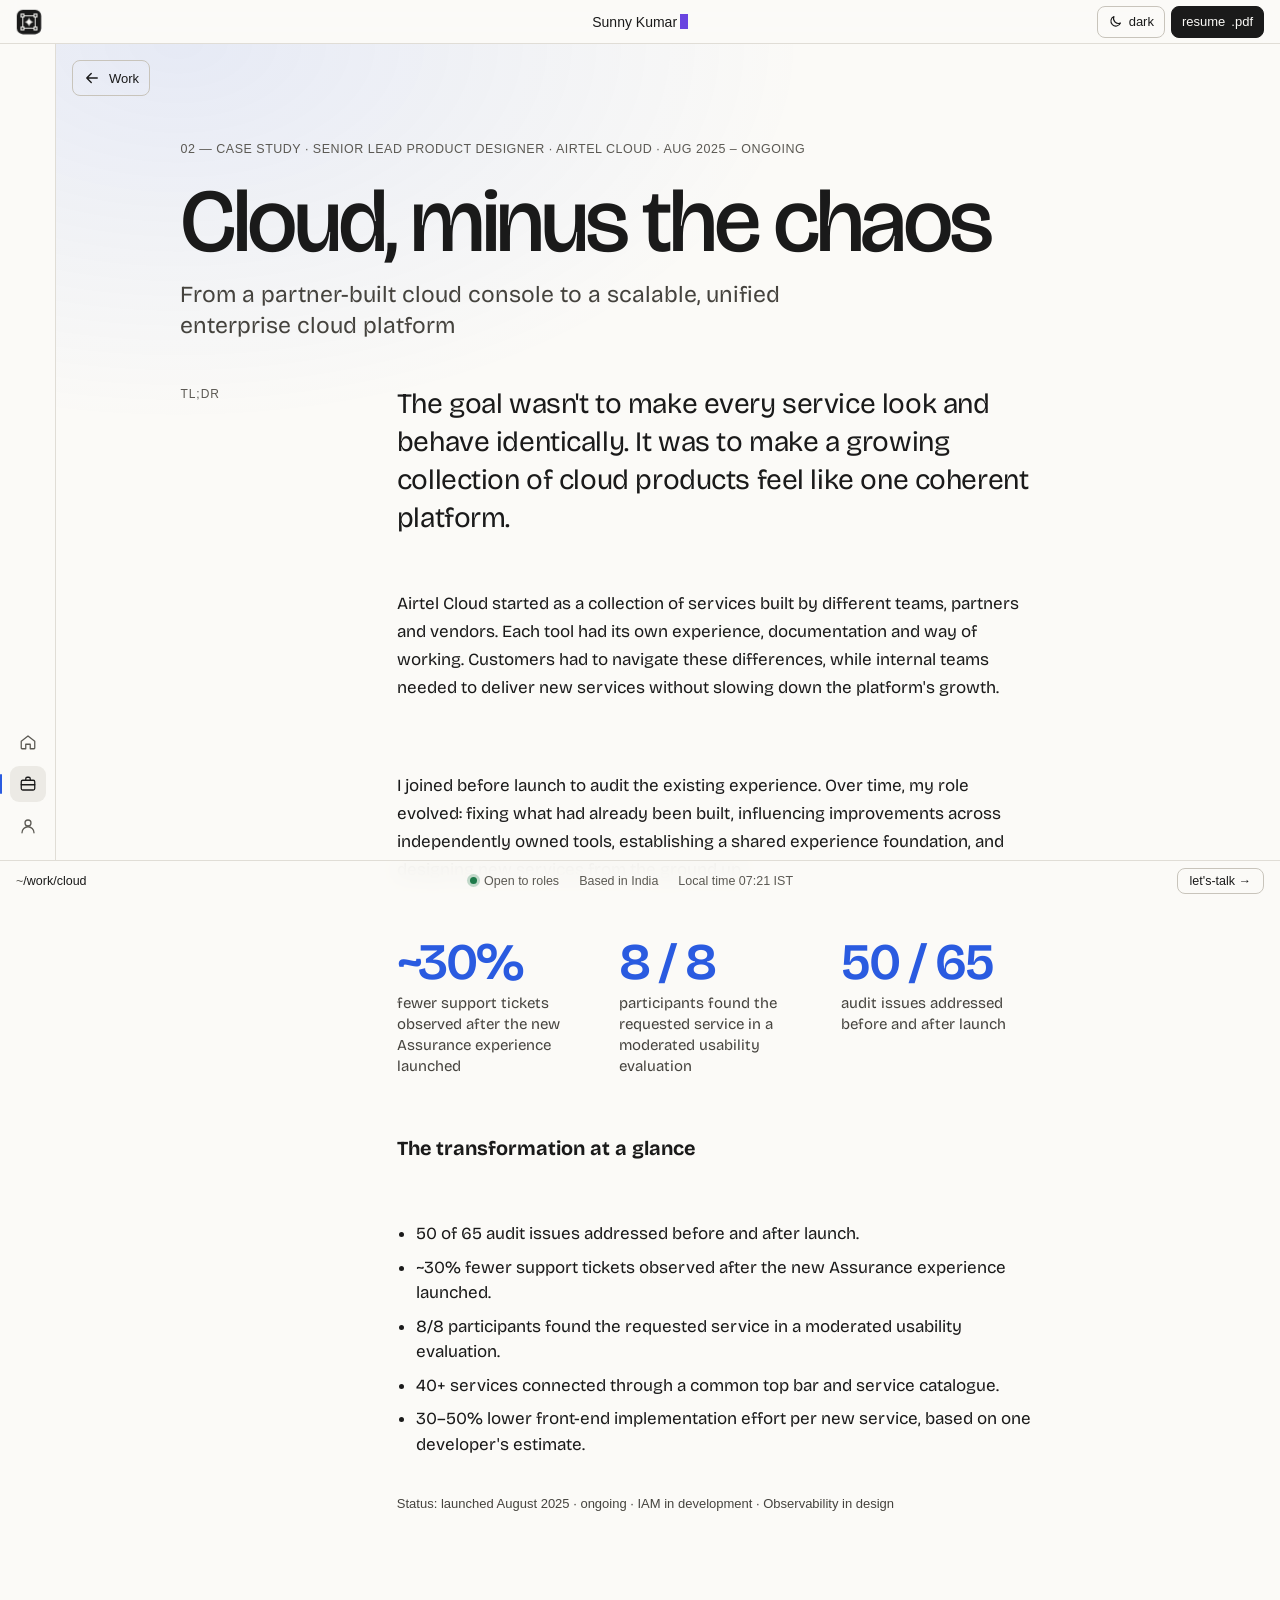
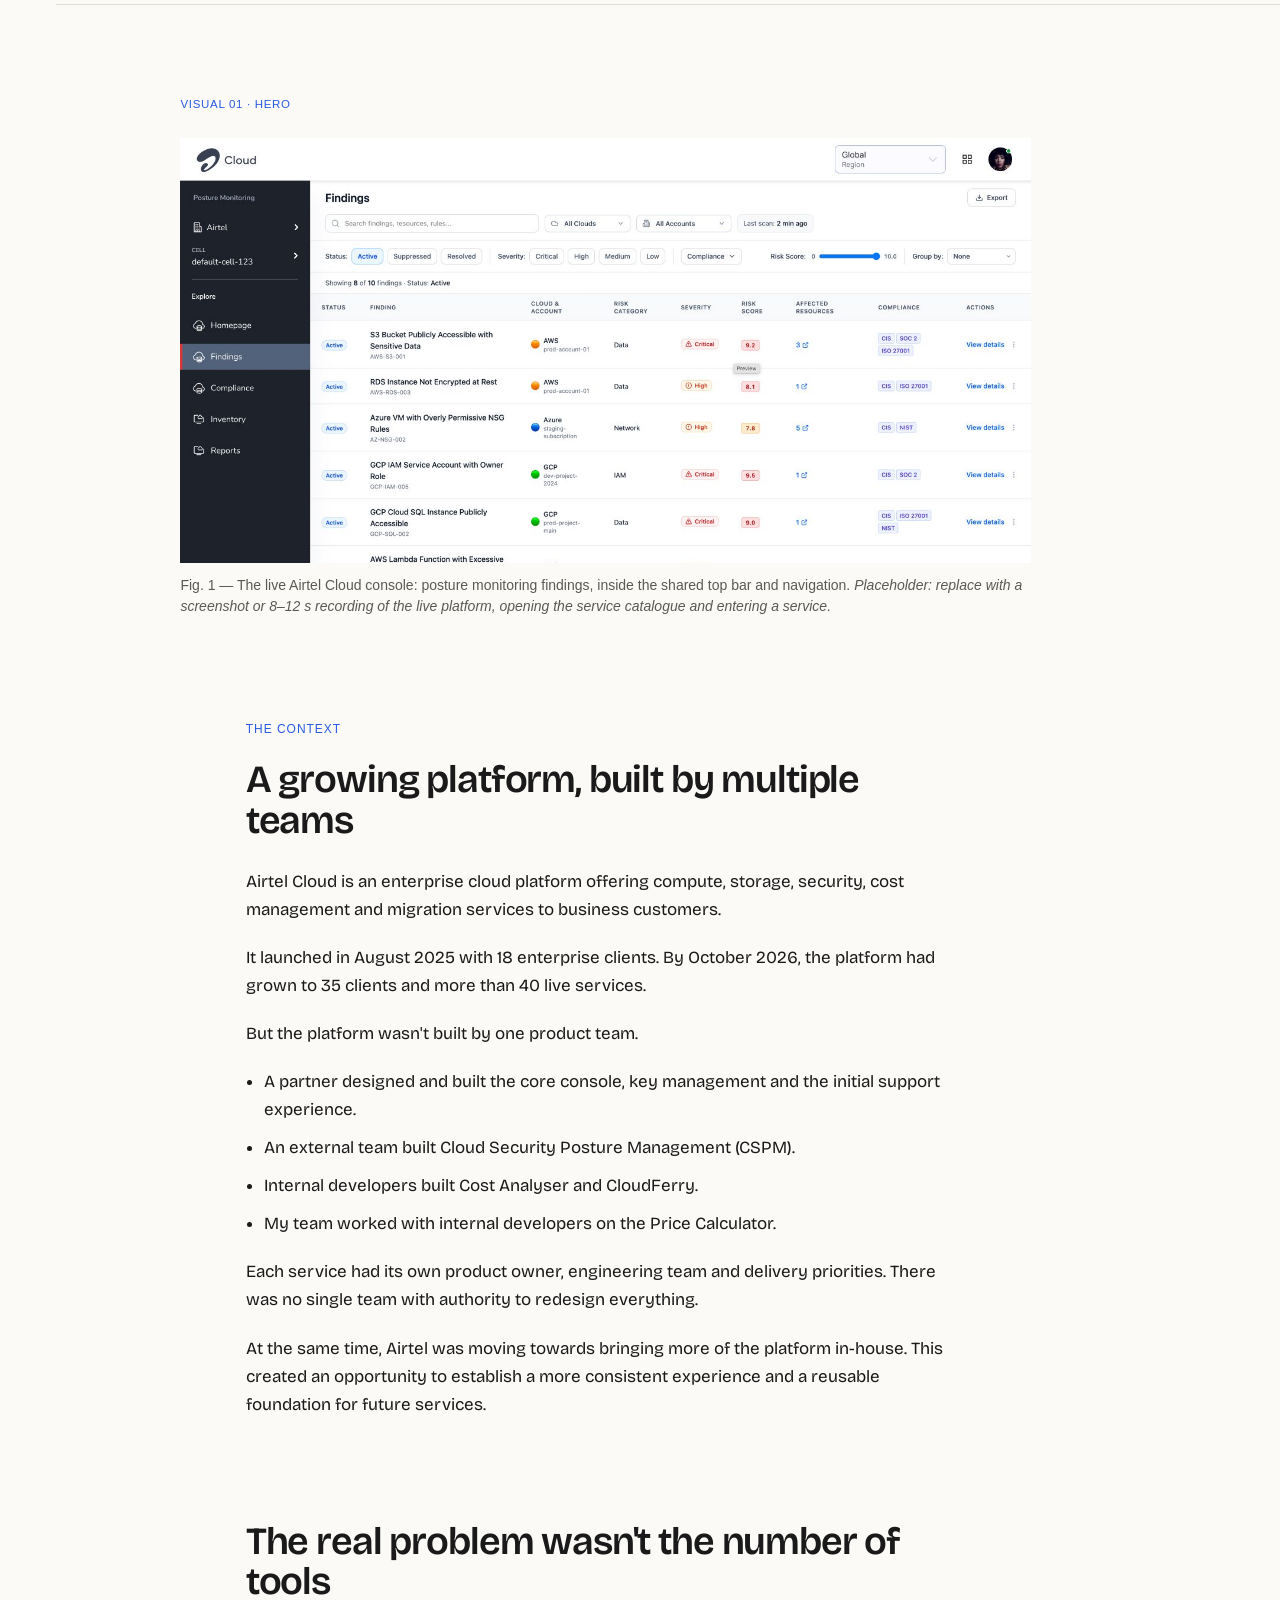
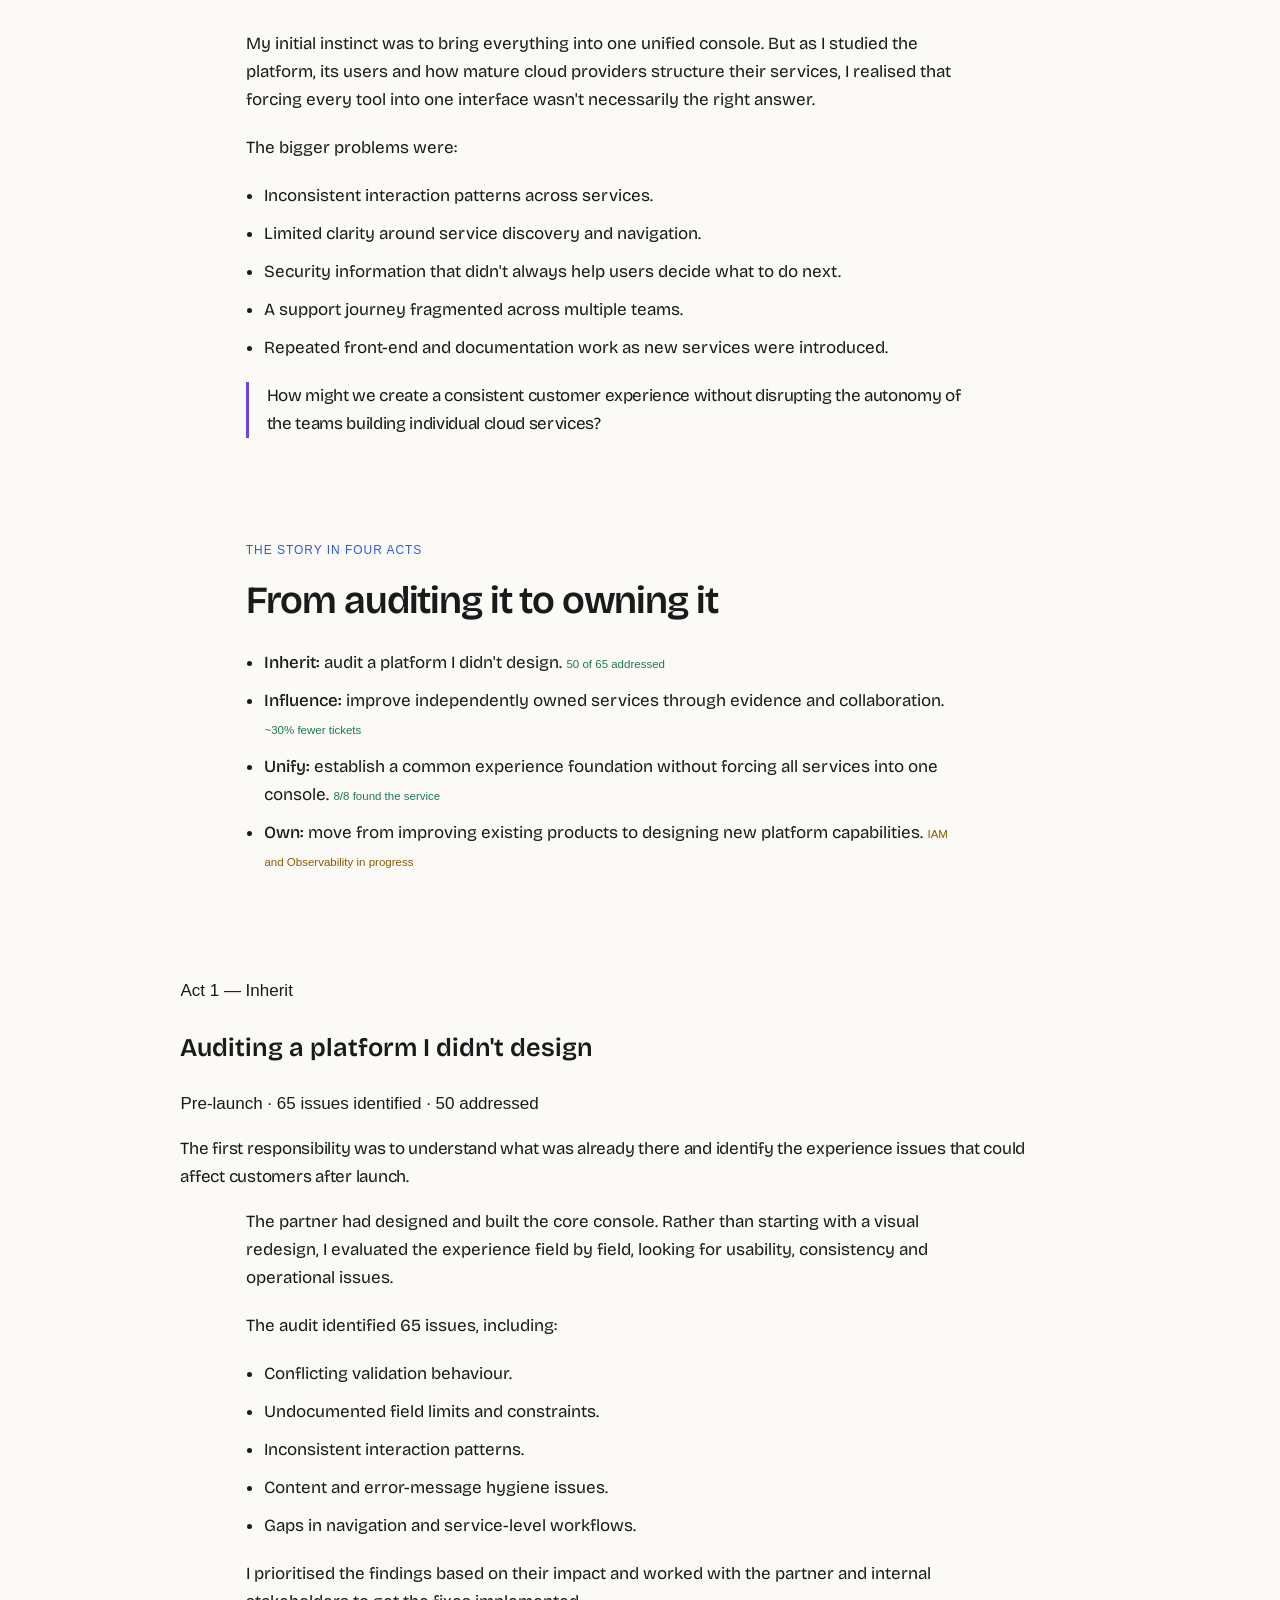
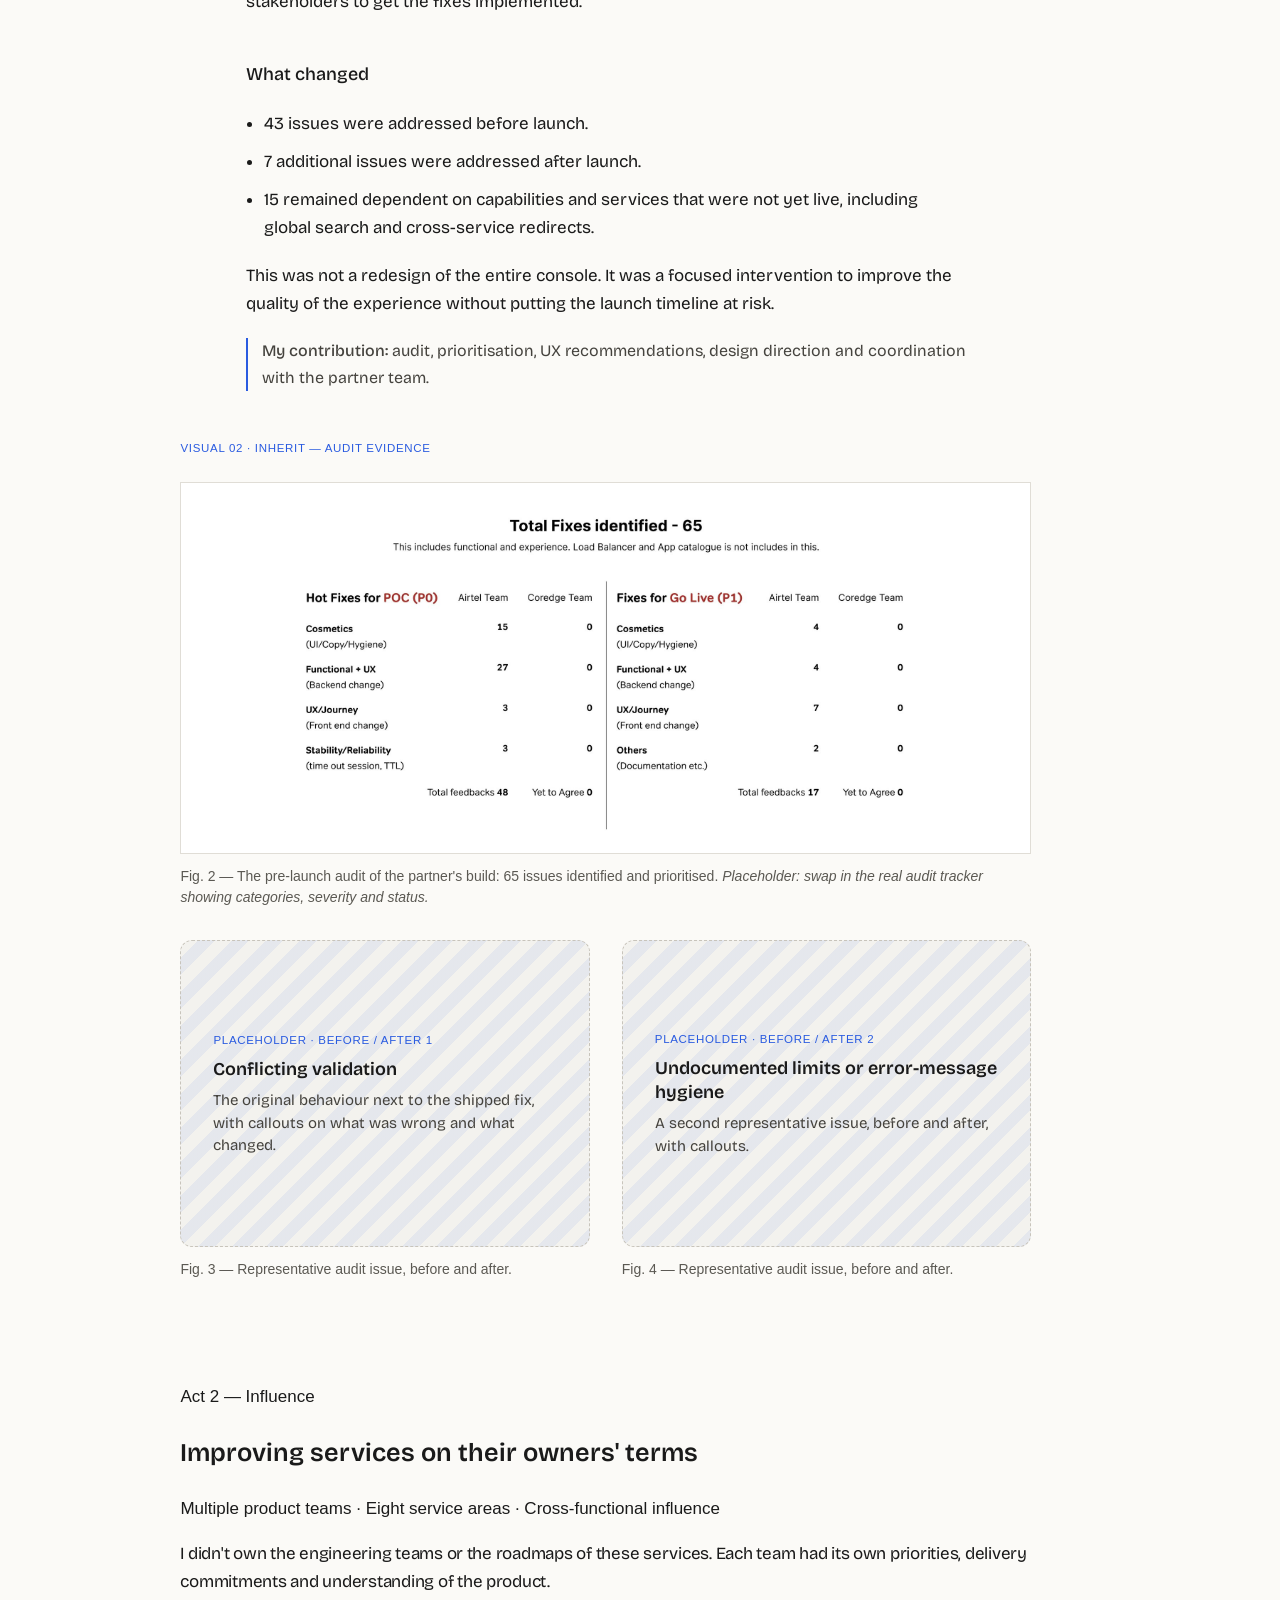
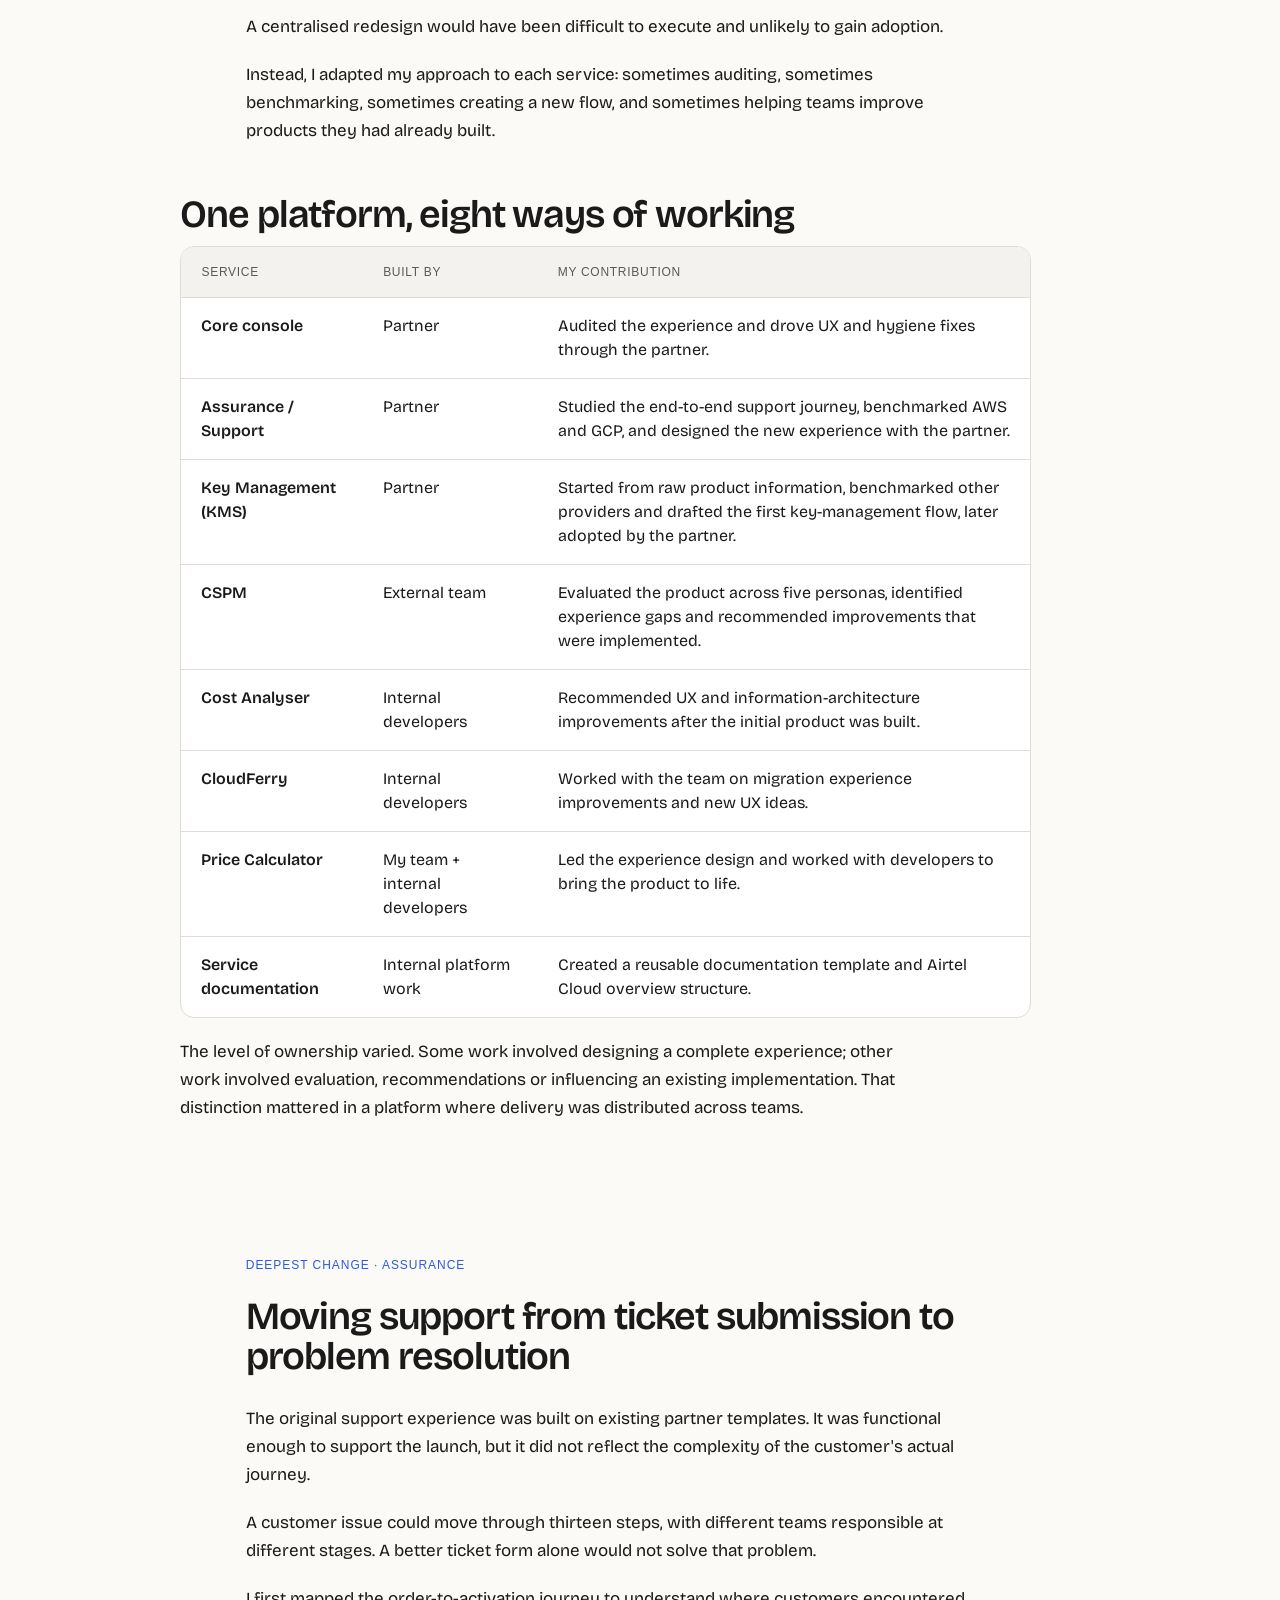
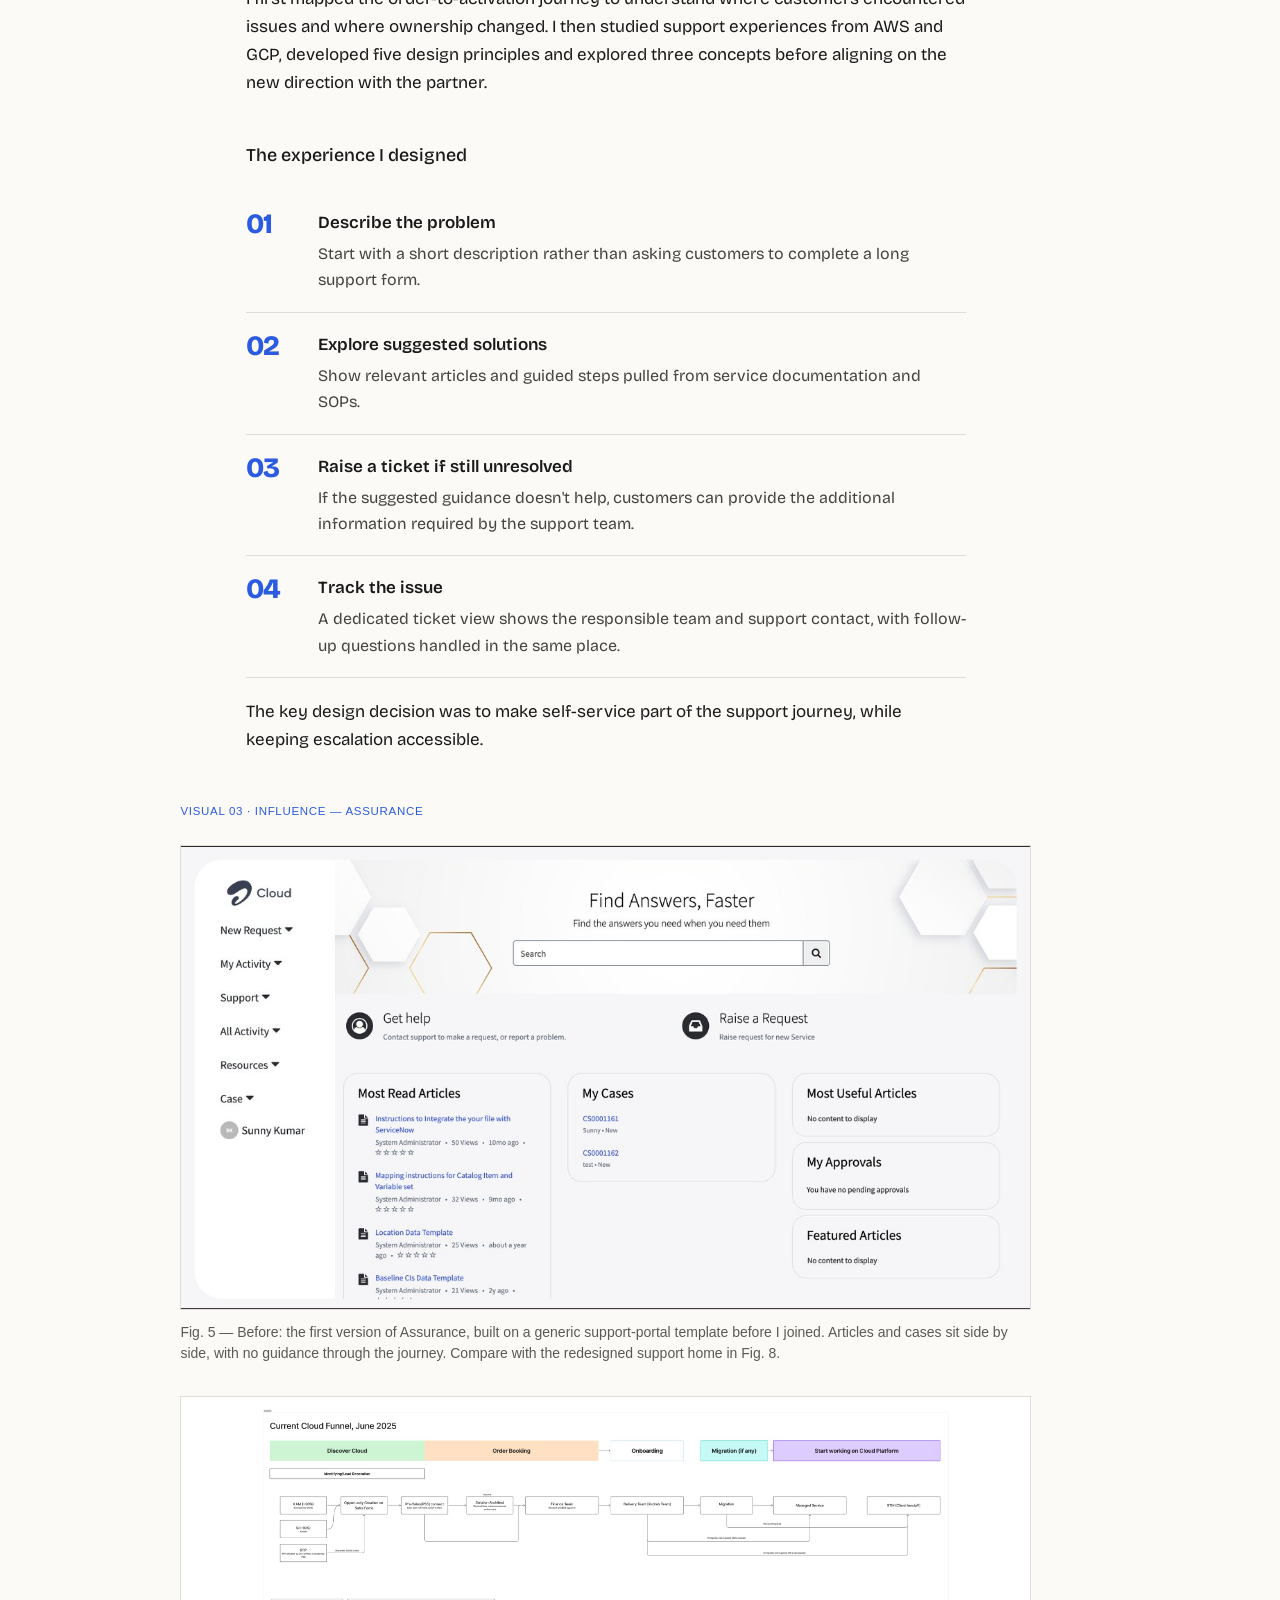
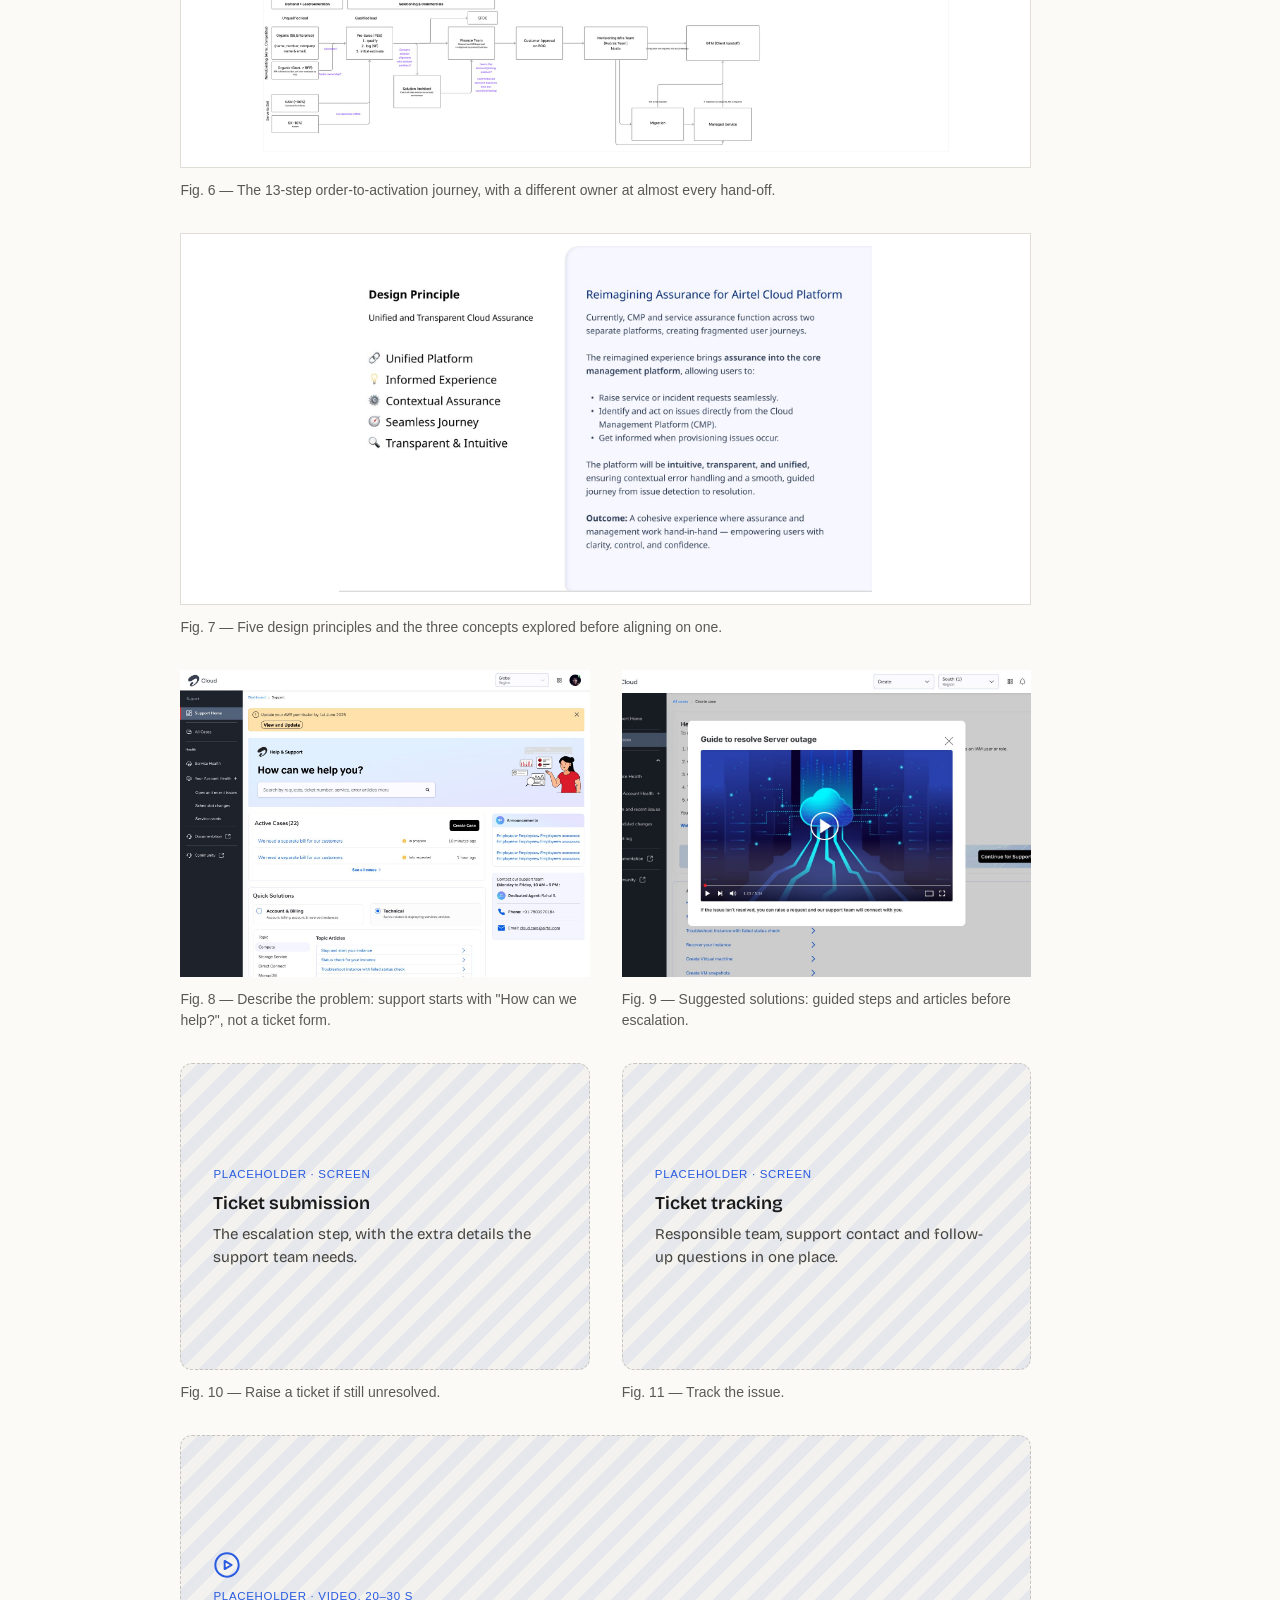
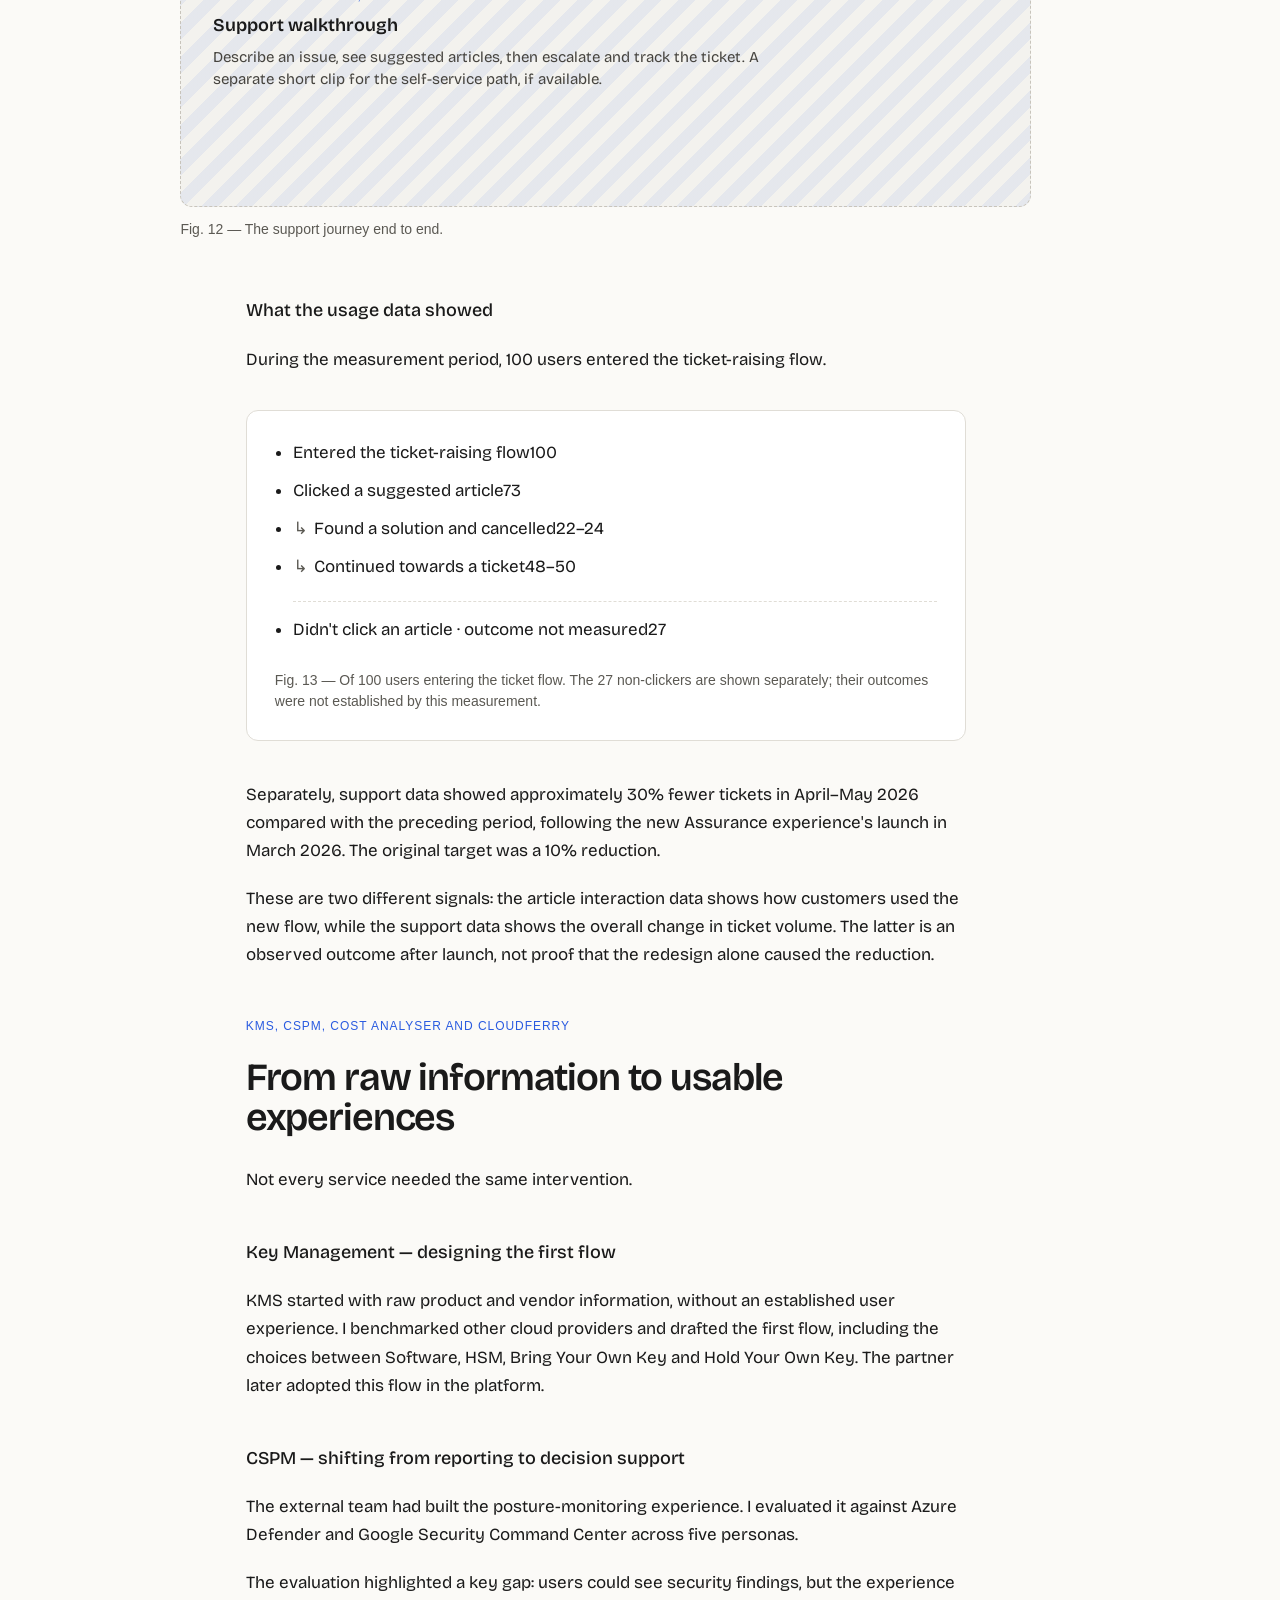
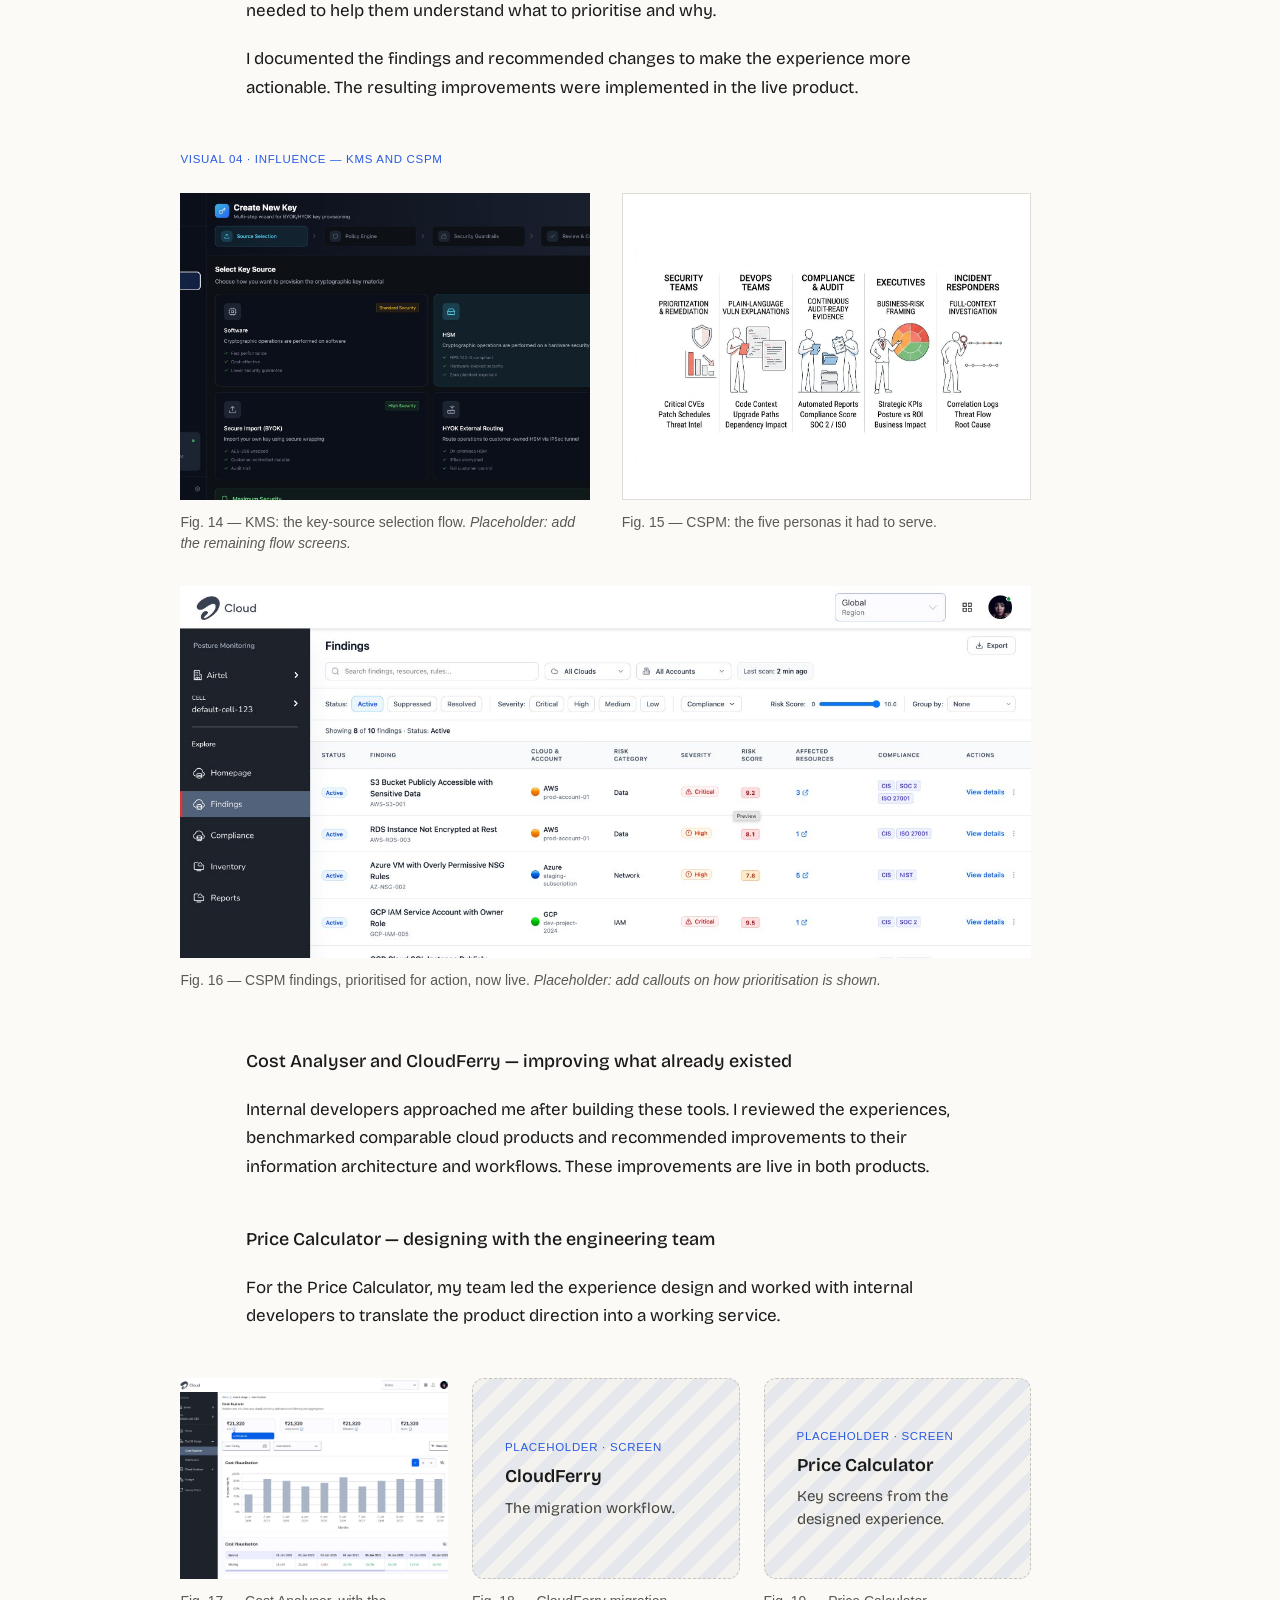
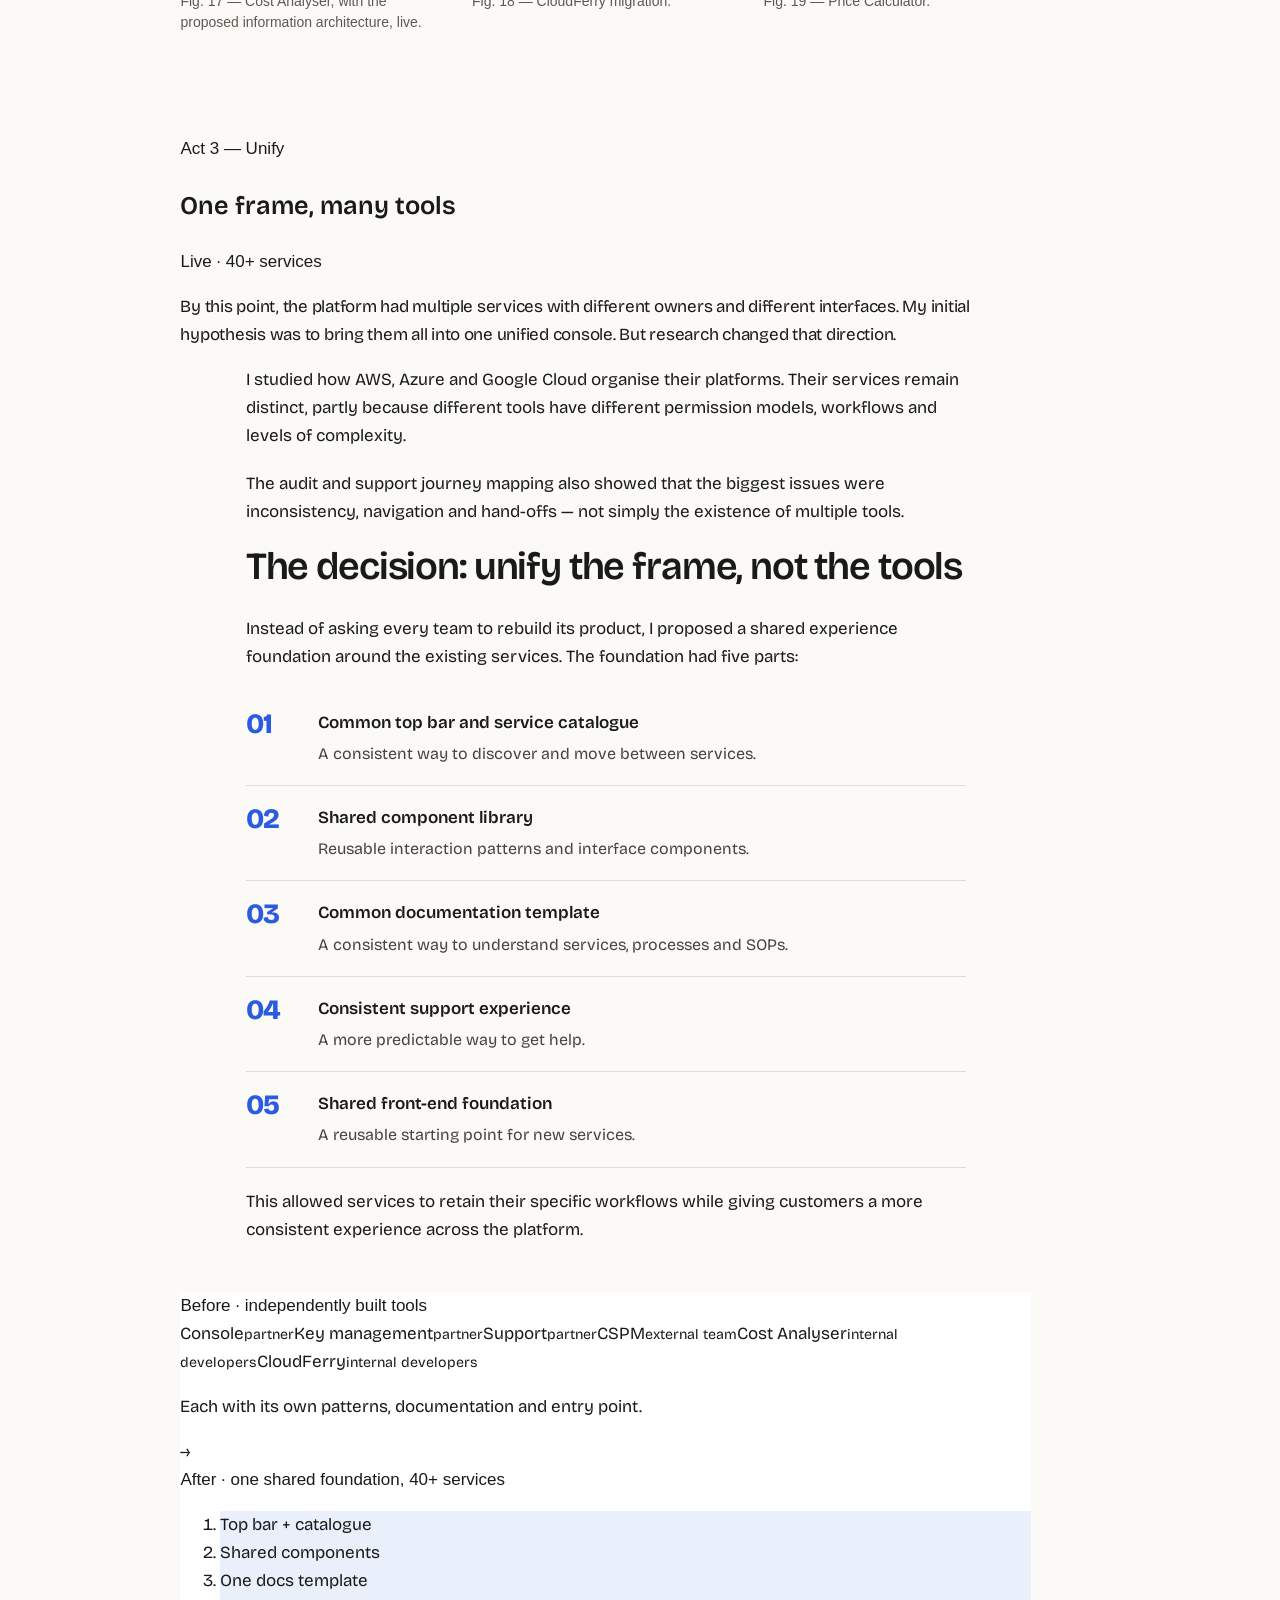
<file: work/cloud-platform.html>
<!doctype html>
<html lang="en">
<head>
<meta charset="utf-8">
<meta name="viewport" content="width=device-width, initial-scale=1">
<title>Cloud, minus the chaos — Sunny Kumar</title>
<meta name="description" content="Airtel Cloud case study: auditing a partner-built platform, improving independently owned services, and unifying 40+ services through a shared experience foundation. Sunny Kumar, Senior Lead Product Designer.">
<meta property="og:title" content="Cloud, minus the chaos — Sunny Kumar">
<meta property="og:description" content="Auditing a partner-built cloud platform, improving independently owned services, and unifying 40+ services through a shared experience foundation.">
<meta property="og:url" content="https://www.sunnykumar.work/work/cloud-platform.html">
<meta property="og:type" content="article">
<meta property="og:image" content="https://www.sunnykumar.work/images/og.png">
<meta name="twitter:card" content="summary_large_image">
<meta name="theme-color" content="#FBFAF7">
<link rel="icon" type="image/svg+xml" href="data:image/svg+xml,%3Csvg%20xmlns%3D%22http%3A//www.w3.org/2000/svg%22%20viewBox%3D%220%200%2064%2064%22%3E%0A%20%20%3Cstyle%3E%0A%20%20%20%20.tile%20%7B%20fill%3A%20%231A1A1A%3B%20%7D%0A%20%20%20%20.inner%20%7B%20fill%3A%20%23FBFAF7%3B%20%7D%0A%20%20%20%20.line%20%7B%20fill%3A%20none%3B%20stroke%3A%20%23FBFAF7%3B%20stroke-width%3A%203%3B%20%7D%0A%20%20%20%20.handle%20%7B%20fill%3A%20%231A1A1A%3B%20stroke%3A%20%23FBFAF7%3B%20stroke-width%3A%202.6%3B%20%7D%0A%20%20%20%20%40media%20%28prefers-color-scheme%3A%20dark%29%20%7B%0A%20%20%20%20%20%20.tile%2C%20.handle%20%7B%20fill%3A%20%23FBFAF7%3B%20%7D%0A%20%20%20%20%20%20.inner%20%7B%20fill%3A%20%231A1A1A%3B%20%7D%0A%20%20%20%20%20%20.line%2C%20.handle%20%7B%20stroke%3A%20%231A1A1A%3B%20%7D%0A%20%20%20%20%7D%0A%20%20%3C/style%3E%0A%20%20%3Crect%20class%3D%22tile%22%20x%3D%222%22%20y%3D%222%22%20width%3D%2260%22%20height%3D%2260%22%20rx%3D%2215%22/%3E%0A%20%20%3Crect%20class%3D%22line%22%20x%3D%2216%22%20y%3D%2216%22%20width%3D%2232%22%20height%3D%2232%22/%3E%0A%20%20%3Crect%20class%3D%22handle%22%20x%3D%2212.5%22%20y%3D%2212.5%22%20width%3D%227%22%20height%3D%227%22/%3E%0A%20%20%3Crect%20class%3D%22handle%22%20x%3D%2244.5%22%20y%3D%2212.5%22%20width%3D%227%22%20height%3D%227%22/%3E%0A%20%20%3Crect%20class%3D%22handle%22%20x%3D%2244.5%22%20y%3D%2244.5%22%20width%3D%227%22%20height%3D%227%22/%3E%0A%20%20%3Crect%20class%3D%22handle%22%20x%3D%2212.5%22%20y%3D%2244.5%22%20width%3D%227%22%20height%3D%227%22/%3E%0A%20%20%3Cpath%20class%3D%22inner%22%20d%3D%22M32%2021%20Q34%2030%2043%2032%20Q34%2034%2032%2043%20Q30%2034%2021%2032%20Q30%2030%2032%2021%20Z%22/%3E%0A%3C/svg%3E">
<link rel="preconnect" href="https://fonts.googleapis.com">
<link rel="preconnect" href="https://fonts.gstatic.com" crossorigin>
<link href="https://fonts.googleapis.com/css2?family=Bricolage+Grotesque:opsz,wght@12..96,300..800&display=swap" rel="stylesheet">
<link rel="stylesheet" href="../css/site.css">
<link rel="stylesheet" href="../css/console.css">
<script>try{var t=localStorage.getItem('sk-theme');if(t)document.documentElement.setAttribute('data-theme',t)}catch(e){}</script>
</head>
<body class="theme-teal cx">

<header class="cx-titlebar">
  <a class="cx-brand" href="../index.html#home" aria-label="Sunny Kumar, home"><svg class="logo" viewBox="0 0 64 64" aria-hidden="true"><rect class="tile" x="2" y="2" width="60" height="60" rx="15"/><path class="s s1" d="M16 16 H48"/><path class="s s2" d="M48 16 V48"/><path class="s s3" d="M48 48 H16"/><path class="s s4" d="M16 48 V16"/><rect class="h h1" x="12.5" y="12.5" width="7" height="7"/><rect class="h h2" x="44.5" y="12.5" width="7" height="7"/><rect class="h h3" x="44.5" y="44.5" width="7" height="7"/><rect class="h h4" x="12.5" y="44.5" width="7" height="7"/><path class="sp" d="M32 21 Q34 30 43 32 Q34 34 32 43 Q30 34 21 32 Q30 30 32 21 Z"/></svg></a>
  <a class="cx-name" href="../index.html#home">Sunny Kumar<span class="caret" aria-hidden="true"></span></a>
  <div class="cx-actions"><button class="cx-theme" type="button" aria-label="Switch to dark mode"><svg class="sun" viewBox="0 0 24 24" fill="none" stroke="currentColor" stroke-width="1.7" stroke-linecap="round" aria-hidden="true"><circle cx="12" cy="12" r="4"/><path d="M12 2v2M12 20v2M4.9 4.9l1.4 1.4M17.7 17.7l1.4 1.4M2 12h2M20 12h2M4.9 19.1l1.4-1.4M17.7 6.3l1.4-1.4"/></svg><svg class="moon" viewBox="0 0 24 24" fill="none" stroke="currentColor" stroke-width="1.7" stroke-linecap="round" stroke-linejoin="round" aria-hidden="true"><path d="M20 14.5A8 8 0 0 1 9.5 4a8 8 0 1 0 10.5 10.5z"/></svg><span class="tl">dark</span></button><a class="solid" href="../assets/Sunny-Kumar-Resume.pdf" target="_blank" rel="noopener">resume<span class="x">.pdf</span></a></div>
</header>
<nav class="cx-rail" aria-label="Pages">
  <a href="../index.html#home"><svg viewBox="0 0 24 24" fill="none" stroke="currentColor" stroke-width="1.7" stroke-linecap="round" stroke-linejoin="round" aria-hidden="true"><path d="M3 11l9-7 9 7v9a1 1 0 0 1-1 1h-5v-6H9v6H4a1 1 0 0 1-1-1z"/></svg><span>home</span></a>
  <a href="../index.html#work" class="on" aria-current="page"><svg viewBox="0 0 24 24" fill="none" stroke="currentColor" stroke-width="1.7" stroke-linecap="round" stroke-linejoin="round" aria-hidden="true"><rect x="3" y="7" width="18" height="13" rx="2"/><path d="M9 7V5a2 2 0 0 1 2-2h2a2 2 0 0 1 2 2v2M3 13h18"/></svg><span>work</span></a>
  <a href="../index.html#about"><svg viewBox="0 0 24 24" fill="none" stroke="currentColor" stroke-width="1.7" stroke-linecap="round" stroke-linejoin="round" aria-hidden="true"><circle cx="12" cy="8" r="4"/><path d="M4 21a8 8 0 0 1 16 0"/></svg><span>about</span></a>
</nav>

<header class="band" id="top" aria-labelledby="tldr">
  <a class="back" href="../index.html#work"><svg width="18" height="18" viewBox="0 0 24 24" fill="none" stroke="currentColor" stroke-width="1.8" stroke-linecap="round" stroke-linejoin="round" aria-hidden="true"><path d="M19 12H5M11 6l-6 6 6 6"/></svg>Work</a>
  <div class="band-inner">
    <div>
      <span class="eyebrow">02 — Case study · Senior Lead Product Designer · Airtel Cloud · Aug 2025 – ongoing</span>
      <h1>Cloud, minus the chaos</h1>
      <p class="hero-sub">From a partner-built cloud console to a scalable, unified enterprise cloud platform</p>
    </div>
    <div class="tldr">
      <h2 id="tldr">TL;DR</h2>
      <div class="tldr-body">
        <p class="tldr-lede">The goal wasn't to make every service look and behave identically. It was to make a growing collection of cloud products feel like one coherent platform.</p>
        <p>Airtel Cloud started as a collection of services built by different teams, partners and vendors. Each tool had its own experience, documentation and way of working. Customers had to navigate these differences, while internal teams needed to deliver new services without slowing down the platform's growth.</p>
        <p>I joined before launch to audit the existing experience. Over time, my role evolved: fixing what had already been built, influencing improvements across independently owned tools, establishing a shared experience foundation, and designing new services from the ground up.</p>
        <div class="stats">
          <div class="stat"><b>~30%</b><span>fewer support tickets observed after the new Assurance experience launched</span></div>
          <div class="stat"><b>8 / 8</b><span>participants found the requested service in a moderated usability evaluation</span></div>
          <div class="stat"><b>50 / 65</b><span>audit issues addressed before and after launch</span></div>
        </div>
        <h3>The transformation at a glance</h3>
        <ul>
          <li>50 of 65 audit issues addressed before and after launch.</li>
          <li>~30% fewer support tickets observed after the new Assurance experience launched.</li>
          <li>8/8 participants found the requested service in a moderated usability evaluation.</li>
          <li>40+ services connected through a common top bar and service catalogue.</li>
          <li>30–50% lower front-end implementation effort per new service, based on one developer's estimate.</li>
        </ul>
        <p class="impact-note">Status: launched August 2025 · ongoing · IAM in development · Observability in design</p>
      </div>
    </div>
  </div>
</header>

<main class="wrap body">

<figure class="gap-fig">
  <span class="vis-k">Visual 01 · Hero</span>
  <div class="ph r-hero top"><img src="../images/cloud/cspm-findings-after.jpg" alt="Airtel Cloud posture monitoring findings page inside the shared console frame" fetchpriority="high"></div>
  <figcaption>Fig. 1 — The live Airtel Cloud console: posture monitoring findings, inside the shared top bar and navigation. <em>Placeholder: replace with a screenshot or 8–12 s recording of the live platform, opening the service catalogue and entering a service.</em></figcaption>
</figure>

<section class="narrow sec">
  <span class="kicker">The context</span>
  <h2>A growing platform, built by multiple teams</h2>
  <p>Airtel Cloud is an enterprise cloud platform offering compute, storage, security, cost management and migration services to business customers.</p>
  <p>It launched in August 2025 with 18 enterprise clients. By October 2026, the platform had grown to 35 clients and more than 40 live services.</p>
  <p>But the platform wasn't built by one product team.</p>
  <ul>
    <li>A partner designed and built the core console, key management and the initial support experience.</li>
    <li>An external team built Cloud Security Posture Management (CSPM).</li>
    <li>Internal developers built Cost Analyser and CloudFerry.</li>
    <li>My team worked with internal developers on the Price Calculator.</li>
  </ul>
  <p>Each service had its own product owner, engineering team and delivery priorities. There was no single team with authority to redesign everything.</p>
  <p>At the same time, Airtel was moving towards bringing more of the platform in-house. This created an opportunity to establish a more consistent experience and a reusable foundation for future services.</p>
</section>

<section class="narrow sec">
  <h2>The real problem wasn't the number of tools</h2>
  <p>My initial instinct was to bring everything into one unified console. But as I studied the platform, its users and how mature cloud providers structure their services, I realised that forcing every tool into one interface wasn't necessarily the right answer.</p>
  <p>The bigger problems were:</p>
  <ul>
    <li>Inconsistent interaction patterns across services.</li>
    <li>Limited clarity around service discovery and navigation.</li>
    <li>Security information that didn't always help users decide what to do next.</li>
    <li>A support journey fragmented across multiple teams.</li>
    <li>Repeated front-end and documentation work as new services were introduced.</li>
  </ul>
  <p class="pull">How might we create a consistent customer experience without disrupting the autonomy of the teams building individual cloud services?</p>
</section>

<section class="narrow sec">
  <span class="kicker">The story in four acts</span>
  <h2>From auditing it to owning it</h2>
  <ul>
    <li><strong>Inherit:</strong> audit a platform I didn't design. <span class="st st-live">50 of 65 addressed</span></li>
    <li><strong>Influence:</strong> improve independently owned services through evidence and collaboration. <span class="st st-live">~30% fewer tickets</span></li>
    <li><strong>Unify:</strong> establish a common experience foundation without forcing all services into one console. <span class="st st-live">8/8 found the service</span></li>
    <li><strong>Own:</strong> move from improving existing products to designing new platform capabilities. <span class="st st-wip">IAM and Observability in progress</span></li>
  </ul>
</section>

<!-- ============ ACT 1 ============ -->
<section class="part-head" id="act-1">
  <span class="part-n">Act 1 — Inherit</span>
  <h2>Auditing a platform I didn't design</h2>
  <p class="part-status">Pre-launch · 65 issues identified · 50 addressed</p>
  <p class="part-lede">The first responsibility was to understand what was already there and identify the experience issues that could affect customers after launch.</p>
</section>
<section class="narrow sec tight">
  <p>The partner had designed and built the core console. Rather than starting with a visual redesign, I evaluated the experience field by field, looking for usability, consistency and operational issues.</p>
  <p>The audit identified 65 issues, including:</p>
  <ul>
    <li>Conflicting validation behaviour.</li>
    <li>Undocumented field limits and constraints.</li>
    <li>Inconsistent interaction patterns.</li>
    <li>Content and error-message hygiene issues.</li>
    <li>Gaps in navigation and service-level workflows.</li>
  </ul>
  <p>I prioritised the findings based on their impact and worked with the partner and internal stakeholders to get the fixes implemented.</p>
  <h3>What changed</h3>
  <ul>
    <li>43 issues were addressed before launch.</li>
    <li>7 additional issues were addressed after launch.</li>
    <li>15 remained dependent on capabilities and services that were not yet live, including global search and cross-service redirects.</li>
  </ul>
  <p>This was not a redesign of the entire console. It was a focused intervention to improve the quality of the experience without putting the launch timeline at risk.</p>
  <p class="contrib"><strong>My contribution:</strong> audit, prioritisation, UX recommendations, design direction and coordination with the partner team.</p>
</section>

<figure style="margin-bottom:32px">
  <span class="vis-k">Visual 02 · Inherit — audit evidence</span>
  <div class="ph r-wide contain white"><img src="../images/cloud/prelaunch-audit.jpg" alt="Pre-launch audit summary: 65 fixes identified, split by priority" loading="lazy"></div>
  <figcaption>Fig. 2 — The pre-launch audit of the partner's build: 65 issues identified and prioritised. <em>Placeholder: swap in the real audit tracker showing categories, severity and status.</em></figcaption>
</figure>
<section class="grid-2 gap-fig">
  <figure>
    <div class="slot r-43"><span class="slot-k">Placeholder · before / after 1</span><b>Conflicting validation</b><p>The original behaviour next to the shipped fix, with callouts on what was wrong and what changed.</p></div>
    <figcaption>Fig. 3 — Representative audit issue, before and after.</figcaption>
  </figure>
  <figure>
    <div class="slot r-43"><span class="slot-k">Placeholder · before / after 2</span><b>Undocumented limits or error-message hygiene</b><p>A second representative issue, before and after, with callouts.</p></div>
    <figcaption>Fig. 4 — Representative audit issue, before and after.</figcaption>
  </figure>
</section>

<!-- ============ ACT 2 ============ -->
<section class="part-head" id="act-2">
  <span class="part-n">Act 2 — Influence</span>
  <h2>Improving services on their owners' terms</h2>
  <p class="part-status">Multiple product teams · Eight service areas · Cross-functional influence</p>
  <p class="part-lede">I didn't own the engineering teams or the roadmaps of these services. Each team had its own priorities, delivery commitments and understanding of the product.</p>
</section>
<section class="narrow sec tight">
  <p>A centralised redesign would have been difficult to execute and unlikely to gain adoption.</p>
  <p>Instead, I adapted my approach to each service: sometimes auditing, sometimes benchmarking, sometimes creating a new flow, and sometimes helping teams improve products they had already built.</p>
</section>
<section class="wide-sec">
  <h2>One platform, eight ways of working</h2>
  <div class="table-wrap">
    <table>
      <thead><tr><th>Service</th><th>Built by</th><th>My contribution</th></tr></thead>
      <tbody>
        <tr><td>Core console</td><td>Partner</td><td>Audited the experience and drove UX and hygiene fixes through the partner.</td></tr>
        <tr><td>Assurance / Support</td><td>Partner</td><td>Studied the end-to-end support journey, benchmarked AWS and GCP, and designed the new experience with the partner.</td></tr>
        <tr><td>Key Management (KMS)</td><td>Partner</td><td>Started from raw product information, benchmarked other providers and drafted the first key-management flow, later adopted by the partner.</td></tr>
        <tr><td>CSPM</td><td>External team</td><td>Evaluated the product across five personas, identified experience gaps and recommended improvements that were implemented.</td></tr>
        <tr><td>Cost Analyser</td><td>Internal developers</td><td>Recommended UX and information-architecture improvements after the initial product was built.</td></tr>
        <tr><td>CloudFerry</td><td>Internal developers</td><td>Worked with the team on migration experience improvements and new UX ideas.</td></tr>
        <tr><td>Price Calculator</td><td>My team + internal developers</td><td>Led the experience design and worked with developers to bring the product to life.</td></tr>
        <tr><td>Service documentation</td><td>Internal platform work</td><td>Created a reusable documentation template and Airtel Cloud overview structure.</td></tr>
      </tbody>
    </table>
  </div>
  <p class="intro" style="margin-top:20px">The level of ownership varied. Some work involved designing a complete experience; other work involved evaluation, recommendations or influencing an existing implementation. That distinction mattered in a platform where delivery was distributed across teams.</p>
</section>

<section class="narrow sec tight">
  <span class="kicker">Deepest change · Assurance</span>
  <h2>Moving support from ticket submission to problem resolution</h2>
  <p>The original support experience was built on existing partner templates. It was functional enough to support the launch, but it did not reflect the complexity of the customer's actual journey.</p>
  <p>A customer issue could move through thirteen steps, with different teams responsible at different stages. A better ticket form alone would not solve that problem.</p>
  <p>I first mapped the order-to-activation journey to understand where customers encountered issues and where ownership changed. I then studied support experiences from AWS and GCP, developed five design principles and explored three concepts before aligning on the new direction with the partner.</p>
  <h3>The experience I designed</h3>
  <ol class="rounds">
    <li><b>Describe the problem</b><span>Start with a short description rather than asking customers to complete a long support form.</span></li>
    <li><b>Explore suggested solutions</b><span>Show relevant articles and guided steps pulled from service documentation and SOPs.</span></li>
    <li><b>Raise a ticket if still unresolved</b><span>If the suggested guidance doesn't help, customers can provide the additional information required by the support team.</span></li>
    <li><b>Track the issue</b><span>A dedicated ticket view shows the responsible team and support contact, with follow-up questions handled in the same place.</span></li>
  </ol>
  <p>The key design decision was to make self-service part of the support journey, while keeping escalation accessible.</p>
</section>

<figure style="margin-bottom:32px">
  <span class="vis-k">Visual 03 · Influence — Assurance</span>
  <div class="ph top white" style="aspect-ratio:1224/668"><img src="../images/cloud/assurance-before.jpg" alt="The first version of Airtel Cloud Assurance: a generic help portal with search, Get help, Raise a Request, most-read articles and a list of cases" loading="lazy"></div>
  <figcaption>Fig. 5 — Before: the first version of Assurance, built on a generic support-portal template before I joined. Articles and cases sit side by side, with no guidance through the journey. Compare with the redesigned support home in Fig. 8.</figcaption>
</figure>
<figure style="margin-bottom:32px">
  <div class="ph r-wide contain white"><img src="../images/cloud/user-lifecycle.jpg" alt="Map of the cloud order-to-activation lifecycle" loading="lazy"></div>
  <figcaption>Fig. 6 — The 13-step order-to-activation journey, with a different owner at almost every hand-off.</figcaption>
</figure>
<figure style="margin-bottom:32px">
  <div class="ph r-wide contain white"><img src="../images/cloud/assurance-principles.jpg" alt="Assurance design principles and explored concepts" loading="lazy"></div>
  <figcaption>Fig. 7 — Five design principles and the three concepts explored before aligning on one.</figcaption>
</figure>
<section class="grid-2" style="margin-bottom:32px">
  <figure>
    <div class="ph r-43 top"><img src="../images/cloud/assurance-funnel.jpg" alt="Support home: how can we help you, with guided options" loading="lazy"></div>
    <figcaption>Fig. 8 — Describe the problem: support starts with "How can we help?", not a ticket form.</figcaption>
  </figure>
  <figure>
    <div class="ph r-43 top"><img src="../images/cloud/assurance-guided-video.jpg" alt="Guided video to resolve a server outage before raising a ticket" loading="lazy"></div>
    <figcaption>Fig. 9 — Suggested solutions: guided steps and articles before escalation.</figcaption>
  </figure>
  <figure>
    <div class="slot r-43"><span class="slot-k">Placeholder · screen</span><b>Ticket submission</b><p>The escalation step, with the extra details the support team needs.</p></div>
    <figcaption>Fig. 10 — Raise a ticket if still unresolved.</figcaption>
  </figure>
  <figure>
    <div class="slot r-43"><span class="slot-k">Placeholder · screen</span><b>Ticket tracking</b><p>Responsible team, support contact and follow-up questions in one place.</p></div>
    <figcaption>Fig. 11 — Track the issue.</figcaption>
  </figure>
</section>
<figure style="margin-bottom:32px">
  <div class="slot r-wide"><svg class="slot-ic" viewBox="0 0 24 24" fill="none" stroke="currentColor" stroke-width="1.7" stroke-linejoin="round" aria-hidden="true"><circle cx="12" cy="12" r="10"/><path d="M10 8.5v7l6-3.5z"/></svg><span class="slot-k">Placeholder · video, 20–30 s</span><b>Support walkthrough</b><p>Describe an issue, see suggested articles, then escalate and track the ticket. A separate short clip for the self-service path, if available.</p></div>
  <figcaption>Fig. 12 — The support journey end to end.</figcaption>
</figure>

<section class="narrow sec tight">
  <h3>What the usage data showed</h3>
  <p>During the measurement period, 100 users entered the ticket-raising flow.</p>
  <figure class="funnel-fig" style="margin:16px 0 20px">
    <ul class="bars" aria-label="Assurance ticket-flow funnel">
      <li><span class="bl">Entered the ticket-raising flow</span><span class="track"><span class="fill" style="--v:100%"></span></span><span class="val">100</span></li>
      <li><span class="bl">Clicked a suggested article</span><span class="track"><span class="fill" style="--v:73%"></span></span><span class="val">73</span></li>
      <li class="child"><span class="bl">Found a solution and cancelled</span><span class="track"><span class="fill" style="--v:23%"></span></span><span class="val">22–24</span></li>
      <li class="child"><span class="bl">Continued towards a ticket</span><span class="track"><span class="fill" style="--v:49%"></span></span><span class="val">48–50</span></li>
      <li class="apart"><span class="bl">Didn't click an article · outcome not measured</span><span class="track"><span class="fill mute" style="--v:27%"></span></span><span class="val">27</span></li>
    </ul>
    <figcaption style="margin-top:14px">Fig. 13 — Of 100 users entering the ticket flow. The 27 non-clickers are shown separately; their outcomes were not established by this measurement.</figcaption>
  </figure>
  <p>Separately, support data showed approximately 30% fewer tickets in April–May 2026 compared with the preceding period, following the new Assurance experience's launch in March 2026. The original target was a 10% reduction.</p>
  <p>These are two different signals: the article interaction data shows how customers used the new flow, while the support data shows the overall change in ticket volume. The latter is an observed outcome after launch, not proof that the redesign alone caused the reduction.</p>
</section>

<section class="narrow sec tight">
  <span class="kicker">KMS, CSPM, Cost Analyser and CloudFerry</span>
  <h2>From raw information to usable experiences</h2>
  <p>Not every service needed the same intervention.</p>
  <h3>Key Management — designing the first flow</h3>
  <p>KMS started with raw product and vendor information, without an established user experience. I benchmarked other cloud providers and drafted the first flow, including the choices between Software, HSM, Bring Your Own Key and Hold Your Own Key. The partner later adopted this flow in the platform.</p>
  <h3>CSPM — shifting from reporting to decision support</h3>
  <p>The external team had built the posture-monitoring experience. I evaluated it against Azure Defender and Google Security Command Center across five personas.</p>
  <p>The evaluation highlighted a key gap: users could see security findings, but the experience needed to help them understand what to prioritise and why.</p>
  <p>I documented the findings and recommended changes to make the experience more actionable. The resulting improvements were implemented in the live product.</p>
</section>
<section class="grid-2" style="margin-bottom:32px">
  <figure>
    <span class="vis-k">Visual 04 · Influence — KMS and CSPM</span>
    <div class="ph r-43 top"><img src="../images/cloud/kms-key-types.jpg" alt="KMS screen choosing between Software, HSM, BYOK and HYOK keys" loading="lazy"></div>
    <figcaption>Fig. 14 — KMS: the key-source selection flow. <em>Placeholder: add the remaining flow screens.</em></figcaption>
  </figure>
  <figure>
    <span class="vis-k" aria-hidden="true">&nbsp;</span>
    <div class="ph r-43 contain white"><img src="../images/cloud/cspm-personas.jpg" alt="Five CSPM personas: security, DevOps, compliance, executives, incident responders" loading="lazy"></div>
    <figcaption>Fig. 15 — CSPM: the five personas it had to serve.</figcaption>
  </figure>
</section>
<figure style="margin-bottom:32px">
  <div class="ph r-wide top"><img src="../images/cloud/cspm-findings-after.jpg" alt="Redesigned CSPM findings page" loading="lazy"></div>
  <figcaption>Fig. 16 — CSPM findings, prioritised for action, now live. <em>Placeholder: add callouts on how prioritisation is shown.</em></figcaption>
</figure>

<section class="narrow sec tight">
  <h3>Cost Analyser and CloudFerry — improving what already existed</h3>
  <p>Internal developers approached me after building these tools. I reviewed the experiences, benchmarked comparable cloud products and recommended improvements to their information architecture and workflows. These improvements are live in both products.</p>
  <h3>Price Calculator — designing with the engineering team</h3>
  <p>For the Price Calculator, my team led the experience design and worked with internal developers to translate the product direction into a working service.</p>
</section>
<section class="gallery-3 gap-fig">
  <figure>
    <div class="ph r-43 top"><img src="../images/cloud/cost-analyser.jpg" alt="Cost Analyser with rebuilt navigation" loading="lazy"></div>
    <figcaption>Fig. 17 — Cost Analyser, with the proposed information architecture, live.</figcaption>
  </figure>
  <figure>
    <div class="slot r-43"><span class="slot-k">Placeholder · screen</span><b>CloudFerry</b><p>The migration workflow.</p></div>
    <figcaption>Fig. 18 — CloudFerry migration.</figcaption>
  </figure>
  <figure>
    <div class="slot r-43"><span class="slot-k">Placeholder · screen</span><b>Price Calculator</b><p>Key screens from the designed experience.</p></div>
    <figcaption>Fig. 19 — Price Calculator.</figcaption>
  </figure>
</section>

<!-- ============ ACT 3 ============ -->
<section class="part-head" id="act-3">
  <span class="part-n">Act 3 — Unify</span>
  <h2>One frame, many tools</h2>
  <p class="part-status">Live · 40+ services</p>
  <p class="part-lede">By this point, the platform had multiple services with different owners and different interfaces. My initial hypothesis was to bring them all into one unified console. But research changed that direction.</p>
</section>
<section class="narrow sec tight">
  <p>I studied how AWS, Azure and Google Cloud organise their platforms. Their services remain distinct, partly because different tools have different permission models, workflows and levels of complexity.</p>
  <p>The audit and support journey mapping also showed that the biggest issues were inconsistency, navigation and hand-offs — not simply the existence of multiple tools.</p>
  <h2>The decision: unify the frame, not the tools</h2>
  <p>Instead of asking every team to rebuild its product, I proposed a shared experience foundation around the existing services. The foundation had five parts:</p>
  <ol class="rounds">
    <li><b>Common top bar and service catalogue</b><span>A consistent way to discover and move between services.</span></li>
    <li><b>Shared component library</b><span>Reusable interaction patterns and interface components.</span></li>
    <li><b>Common documentation template</b><span>A consistent way to understand services, processes and SOPs.</span></li>
    <li><b>Consistent support experience</b><span>A more predictable way to get help.</span></li>
    <li><b>Shared front-end foundation</b><span>A reusable starting point for new services.</span></li>
  </ol>
  <p>This allowed services to retain their specific workflows while giving customers a more consistent experience across the platform.</p>
</section>

<figure class="gap-fig">
  <div class="ba" role="img" aria-label="Before: tools from a partner, an external team and internal developers, each with its own patterns, documentation and support route. After: the same tools inside a shared foundation: top bar and catalogue, shared components, one documentation template, one support experience and a shared front end.">
    <div class="ba-col">
      <span class="ba-k">Before · independently built tools</span>
      <div class="ba-tools"><span>Console<small>partner</small></span><span>Key management<small>partner</small></span><span>Support<small>partner</small></span><span>CSPM<small>external team</small></span><span>Cost Analyser<small>internal developers</small></span><span>CloudFerry<small>internal developers</small></span></div>
      <p>Each with its own patterns, documentation and entry point.</p>
    </div>
    <div class="ba-arrow" aria-hidden="true">→</div>
    <div class="ba-col after">
      <span class="ba-k">After · one shared foundation, 40+ services</span>
      <ol class="ba-flow"><li>Top bar + catalogue</li><li>Shared components</li><li>One docs template</li><li>One support experience</li><li>Shared front end</li></ol>
      <p>Services keep their own workflows and permissions; customers discover, read and get help the same way everywhere.</p>
    </div>
  </div>
  <figcaption>Fig. 20 — Before and after: what changed between the tools, and what didn't.</figcaption>
</figure>

<section class="narrow sec tight">
  <span class="kicker">The frame in practice</span>
  <h2>Designing the service catalogue</h2>
  <p>Previously, services were scattered across different entry points. Customers needed to know where a tool lived and how to access it.</p>
  <p>I designed a common top bar with a service catalogue organised into familiar categories, using the structure of established cloud platforms as a reference. The new experience follows a simpler path:</p>
  <ol class="path">
    <li><span class="k">Before</span><span class="s"><span>Find or remember the service link</span><span>navigate to it</span><span>log in separately</span><span>access the tool</span></span></li>
    <li class="after"><span class="k">After</span><span class="s"><span>Open the service catalogue</span><span>choose a category</span><span>select the service</span><span>access it through single sign-on</span></span></li>
  </ol>
  <div class="big-result"><b>8 / 8</b><span>participants found the requested service using the new catalogue, in a moderated usability evaluation. This is task completion in that evaluation, not a claim about all platform users.</span></div>
</section>
<figure class="gap-fig">
  <span class="vis-k">Visual 05 · Unify — service catalogue</span>
  <div class="slot r-wide"><span class="slot-k">Placeholder · full-width screenshot + 15–20 s recording</span><b>Common top bar and service catalogue</b><p>The top bar, the catalogue's category structure and a service being entered through single sign-on, with callouts on category and service selection.</p></div>
  <figcaption>Fig. 21 — The service catalogue, 40+ services in familiar categories.</figcaption>
</figure>

<section class="narrow sec tight">
  <h2>From a component library to a shared micro-frontend</h2>
  <p>The common experience needed to be more than a set of design guidelines.</p>
  <p>I created the shared component library and experience patterns. Internal engineering then built a shared micro-frontend foundation from that library.</p>
  <p>Every new service now starts from this shared front-end foundation, while existing tools are being migrated over time.</p>
  <p>One front-end developer estimated that reusing the shared components and boilerplate reduced front-end implementation effort by approximately 30–50% per new service. This is a developer estimate, not a measured team-wide productivity result.</p>
  <p>A medium-sized service, such as bare-metal storage, took around ten days for front-end and API set-up once the backend was ready, according to the original project account.</p>
</section>
<figure style="margin-bottom:32px">
  <span class="vis-k">Visual 06 · Unify — shared foundation</span>
  <div class="slot r-wide"><span class="slot-k">Placeholder · component inventory</span><b>Actual design-system components</b><p>Navigation, forms, tables, buttons and feedback patterns, ideally shown reused across two or three different services.</p></div>
  <figcaption>Fig. 22 — The shared component library.</figcaption>
</figure>
<figure class="gap-fig">
  <div class="chain" role="img" aria-label="The design component library and patterns, created by Sunny, informed the shared micro-frontend built by internal engineering, which every new service starts from; existing tools migrate over time.">
    <div class="node mine"><small>Design · my contribution</small><b>Component library and experience patterns</b><span>Reusable components, interaction patterns and the documentation template.</span></div>
    <div class="arr" aria-hidden="true">→</div>
    <div class="node"><small>Engineering · internal team</small><b>Shared micro-frontend</b><span>Boilerplate built from the library, adopted across services.</span></div>
    <div class="arr" aria-hidden="true">→</div>
    <div class="node"><small>Services</small><b>New services start here</b><span>Existing tools move over progressively. ~30–50% less front-end effort (developer's estimate).</span></div>
  </div>
  <figcaption>Fig. 23 — How the design library informed the engineering-built shared front end.</figcaption>
</figure>

<section class="narrow sec tight">
  <h3>What changed</h3>
  <ul>
    <li>A common top bar and service catalogue connected 40+ services.</li>
    <li>Single sign-on simplified access between services.</li>
    <li>A common documentation template established a consistent structure.</li>
    <li>The component library became the basis for the shared micro-frontend.</li>
    <li>New services gained a reusable starting point; existing services are moving towards the shared foundation.</li>
  </ul>
  <p class="contrib"><strong>My contribution:</strong> research, the unification strategy, service catalogue and top-bar design, component library, documentation template and experience patterns.<br><strong>Engineering contribution:</strong> implementation of the shared micro-frontend and adoption of the reusable foundation across services.</p>
</section>

<!-- ============ ACT 4 ============ -->
<section class="part-head" id="act-4">
  <span class="part-n">Act 4 — Own</span>
  <h2>From improving existing services to designing new ones</h2>
  <p class="part-status">IAM in development · Observability in design</p>
  <p class="part-lede">The shared foundation changed how I could approach the next stage of Airtel Cloud.</p>
</section>
<section class="narrow sec tight">
  <p>Earlier, much of my work involved understanding an existing product, identifying gaps and influencing teams to improve it. Now, I was increasingly involved in defining new services from the beginning, working directly with the product manager.</p>
  <h3>Identity and Access Management</h3>
  <p>Identity and access management became one of the most important capabilities for the platform as it grew.</p>
  <p>Access had evolved through different service-level arrangements, creating a need for a more coherent platform-wide approach.</p>
  <p>I am designing the IAM experience from the ground up, starting with the underlying access model and translating it into user-facing workflows.</p>
  <p>This is a separate case study in my portfolio, where I cover the research, information architecture, access model and design decisions in greater depth.</p>
</section>
<section class="grid-2" style="margin-bottom:32px">
  <figure>
    <span class="vis-k">Visual 07 · Own — IAM and Observability</span>
    <div class="slot r-43"><span class="slot-k">Placeholder · restrained preview</span><b>IAM, or the Cloud roadmap</b><p>One image: the service ecosystem or roadmap with IAM and Observability highlighted as the next capabilities. Don't repeat the IAM case study.</p></div>
    <figcaption>Fig. 24 — What comes next on the shared foundation.</figcaption>
  </figure>
  <div style="align-self:end;margin-bottom:34px">
    <a class="link-card" href="identity-access.html#top"><span><small>Case study 03 · in development</small><b>Access, without the headache</b></span><span class="go" aria-hidden="true">→</span></a>
  </div>
</section>
<section class="narrow sec tight">
  <h3>Observability</h3>
  <p>Observability was another planned platform capability. I had previously worked on its initial direction, but the work was put on hold so identity and access could be prioritised first.</p>
  <p>It is now back in the design process, with the intention of building it on the shared Airtel Cloud experience foundation.</p>
</section>

<!-- ============ MEASURING ============ -->
<section class="part-head" id="impact">
  <span class="part-n">Measuring progress</span>
  <h2>What changed, and how we know</h2>
  <p class="part-lede">The platform did not have complete experience instrumentation at launch. I used a combination of audit findings, moderated usability evaluations, support data and engineering estimates to understand progress.</p>
</section>
<section class="wide-sec">
  <p class="ev-legend"><span class="ev ev-m">Measured</span><span class="ev ev-t">Moderated test</span><span class="ev ev-e">Estimate</span><span class="ev ev-b">Business context</span></p>
  <div class="table-wrap">
    <table>
      <thead><tr><th>Area</th><th>Evidence</th><th>What it tells us</th></tr></thead>
      <tbody>
        <tr><td>Platform quality</td><td><span class="ev ev-m">Measured</span><br>50 of 65 audit issues addressed</td><td>Early experience and hygiene gaps were prioritised and fixed.</td></tr>
        <tr><td>Support experience</td><td><span class="ev ev-m">Measured</span><br>~30% fewer tickets in April–May 2026 vs the preceding period</td><td>Ticket volume reduced after Assurance launched.</td></tr>
        <tr><td>Self-service interaction</td><td><span class="ev ev-m">Measured</span><br>73 of 100 users entering the ticket flow clicked suggested articles; 22–24 cancelled after finding a solution</td><td>Suggested guidance helped a portion of users exit the ticket-raising process.</td></tr>
        <tr><td>Service discovery</td><td><span class="ev ev-t">Moderated test</span><br>8/8 participants found the requested service</td><td>The new catalogue worked for all participants in this moderated evaluation.</td></tr>
        <tr><td>Shared platform</td><td><span class="ev ev-m">Measured</span><br>40+ services connected through the common top bar and catalogue</td><td>The shared experience foundation was adopted across the platform.</td></tr>
        <tr><td>Front-end reuse</td><td><span class="ev ev-e">Estimate</span><br>30–50% estimated effort reduction per new service</td><td>One developer's estimate of the benefit from reusable components and boilerplate.</td></tr>
        <tr><td>Product growth</td><td><span class="ev ev-b">Business context</span><br>18 clients at launch to 35 by October 2026</td><td>Business growth during the period; not attributed to design alone.</td></tr>
      </tbody>
    </table>
  </div>
</section>
<section class="narrow sec">
  <h3>What we were still working towards</h3>
  <p>The original usability goals included:</p>
  <ul>
    <li>At least 85% success on core platform tasks.</li>
    <li>At least 80% success in discovering the right service.</li>
    <li>10% fewer support tickets caused by usability problems.</li>
  </ul>
  <p>In the first moderated evaluation of core console tasks, eight internal users tested VM and storage provisioning. Task success was approximately 70%, below the 85% target. The evaluation recorded time, queries and errors. Some remaining issues were dependent on capabilities such as global search and navigation that were not yet live.</p>
  <p>The service-discovery evaluation had a separate result: 8/8 participants completed the requested-service discovery task. This should not be confused with the broader core-console task-success result.</p>
</section>

<!-- ============ CONSTRAINTS ============ -->
<section class="part-head" id="leadership">
  <span class="part-n">Constraints and trade-offs</span>
  <h2>Influence without authority</h2>
  <p class="part-lede">The most challenging part of this project was not designing individual screens. It was creating alignment across teams that had different priorities, delivery models and technical constraints.</p>
</section>
<section class="narrow sec tight">
  <div>
    <div class="bottleneck"><svg width="22" height="22" viewBox="0 0 24 24" fill="none" stroke="currentColor" stroke-width="1.8" stroke-linecap="round" aria-hidden="true"><circle cx="12" cy="12" r="9"/><path d="M12 7v6M12 16.5v.5"/></svg><b>Different teams owned different parts of the experience</b><p>I couldn't mandate a redesign across all services. I used audits, benchmarks, prototypes and evidence to make recommendations that teams could adopt and implement.</p></div>
    <div class="bottleneck"><svg width="22" height="22" viewBox="0 0 24 24" fill="none" stroke="currentColor" stroke-width="1.8" stroke-linecap="round" aria-hidden="true"><circle cx="12" cy="12" r="9"/><path d="M12 7v6M12 16.5v.5"/></svg><b>The original platform had already been built on a different design system</b><p>Migrating everything before launch was not feasible. Rather than delay go-live, I started building a shared component library that could be adopted progressively.</p></div>
    <div class="bottleneck"><svg width="22" height="22" viewBox="0 0 24 24" fill="none" stroke="currentColor" stroke-width="1.8" stroke-linecap="round" aria-hidden="true"><circle cx="12" cy="12" r="9"/><path d="M12 7v6M12 16.5v.5"/></svg><b>KMS started without a defined experience</b><p>I worked from the available vendor information, benchmarked other cloud providers and drafted the first flow instead of waiting for a complete product specification.</p></div>
    <div class="bottleneck"><svg width="22" height="22" viewBox="0 0 24 24" fill="none" stroke="currentColor" stroke-width="1.8" stroke-linecap="round" aria-hidden="true"><circle cx="12" cy="12" r="9"/><path d="M12 7v6M12 16.5v.5"/></svg><b>Support crossed multiple ownership boundaries</b><p>The thirteen-step journey showed that a better form would not solve the problem. The experience needed to guide customers across the journey, from issue description to resolution and escalation.</p></div>
    <div class="bottleneck"><svg width="22" height="22" viewBox="0 0 24 24" fill="none" stroke="currentColor" stroke-width="1.8" stroke-linecap="round" aria-hidden="true"><circle cx="12" cy="12" r="9"/><path d="M12 7v6M12 16.5v.5"/></svg><b>Not everything could be delivered at once</b><p>Observability was sequenced behind identity and access. Some audit issues remained dependent on services that were not yet available. The shared foundation was introduced without forcing an immediate migration of every existing tool.</p></div>
  </div>
  <h3>Decisions I would make differently</h3>
  <p>Looking back, I would push for identity and access to be addressed earlier in the platform's evolution. As the number of services and customers grew, access became a foundational platform concern rather than just another feature.</p>
  <p>I also learned to challenge my own initial solution. My first instinct was to unify all services into one console. The research showed that unifying the shared experience — rather than the underlying tools — was the more practical and scalable direction.</p>
</section>

<section class="narrow sec">
  <span class="kicker">What this project changed for me</span>
  <h2>Unify what customers experience, not necessarily what teams build</h2>
  <p>Airtel Cloud taught me that platform design leadership is as much about systems, alignment and sequencing as it is about interaction design.</p>
  <p>I moved from auditing a partner-built console to influencing independently owned products, creating a shared design foundation and working with product and engineering teams on new platform capabilities.</p>
  <p>The most important outcome wasn't a single redesigned screen. It was a shared experience model that could support a growing portfolio of cloud services without requiring every team to rebuild its product in the same way.</p>
  <p class="pull">Make the platform feel consistent for customers, make the foundation reusable for engineering, and preserve the flexibility that individual product teams need to build well.</p>
  <p class="example-note"><strong>Project status:</strong> Airtel Cloud launched in August 2025 and continues to evolve. Assurance, KMS, CSPM, Cost Analyser, CloudFerry, Price Calculator, the common top bar and service catalogue are live. The shared front end is used for new services, with existing tools moving over progressively. IAM is in development and Observability is in design.</p>
  <p><span class="st st-live">Core tools and catalogue live</span> <span class="st st-wip">Shared front end rolling out</span> <span class="st st-wip">IAM in development</span> <span class="st st-wip">Observability in design</span></p>
</section>

<a class="next" href="identity-access.html#top">
  <span class="label">Next — 03</span>
  <span class="big">Access, <i>without the headache</i> →</span>
</a>

</main>
<footer class="site-foot">
  <span>Sunny Kumar · Senior Lead Product Designer</span>
  <nav aria-label="Contact">
    <a href="mailto:sany.sharma09@gmail.com">sany.sharma09@gmail.com</a>
    <a href="https://www.linkedin.com/in/sunny-kumar-44a5b41a/" target="_blank" rel="noopener">LinkedIn</a>
    <a href="../assets/Sunny-Kumar-Resume.pdf">Resume (PDF)</a>
  </nav>
</footer>

<footer class="cx-status">
  <span class="cx-crumb"><i>~</i>/work/cloud</span>
  <span class="cx-mid"><span><span class="dot" aria-hidden="true"></span>Open to roles</span><span class="hide-sm">Based in India</span><span class="hide-sm">Local time <span id="cx-clock">--:--</span> IST</span></span>
  <nav class="cx-mnav" aria-label="Pages"><a href="../index.html#home" aria-label="Home"><svg viewBox="0 0 24 24" fill="none" stroke="currentColor" stroke-width="1.7" stroke-linecap="round" stroke-linejoin="round" aria-hidden="true"><path d="M3 11l9-7 9 7v9a1 1 0 0 1-1 1h-5v-6H9v6H4a1 1 0 0 1-1-1z"/></svg></a><a href="../index.html#work" aria-label="Work" class="on"><svg viewBox="0 0 24 24" fill="none" stroke="currentColor" stroke-width="1.7" stroke-linecap="round" stroke-linejoin="round" aria-hidden="true"><rect x="3" y="7" width="18" height="13" rx="2"/><path d="M9 7V5a2 2 0 0 1 2-2h2a2 2 0 0 1 2 2v2M3 13h18"/></svg></a><a href="../index.html#about" aria-label="About"><svg viewBox="0 0 24 24" fill="none" stroke="currentColor" stroke-width="1.7" stroke-linecap="round" stroke-linejoin="round" aria-hidden="true"><circle cx="12" cy="8" r="4"/><path d="M4 21a8 8 0 0 1 16 0"/></svg></a></nav>
  <a class="cx-talk" href="../index.html#about">let's-talk →</a>
</footer>
<script src="../js/site.js"></script>
<script src="../js/console.js"></script>
</body>
</html>
</file>
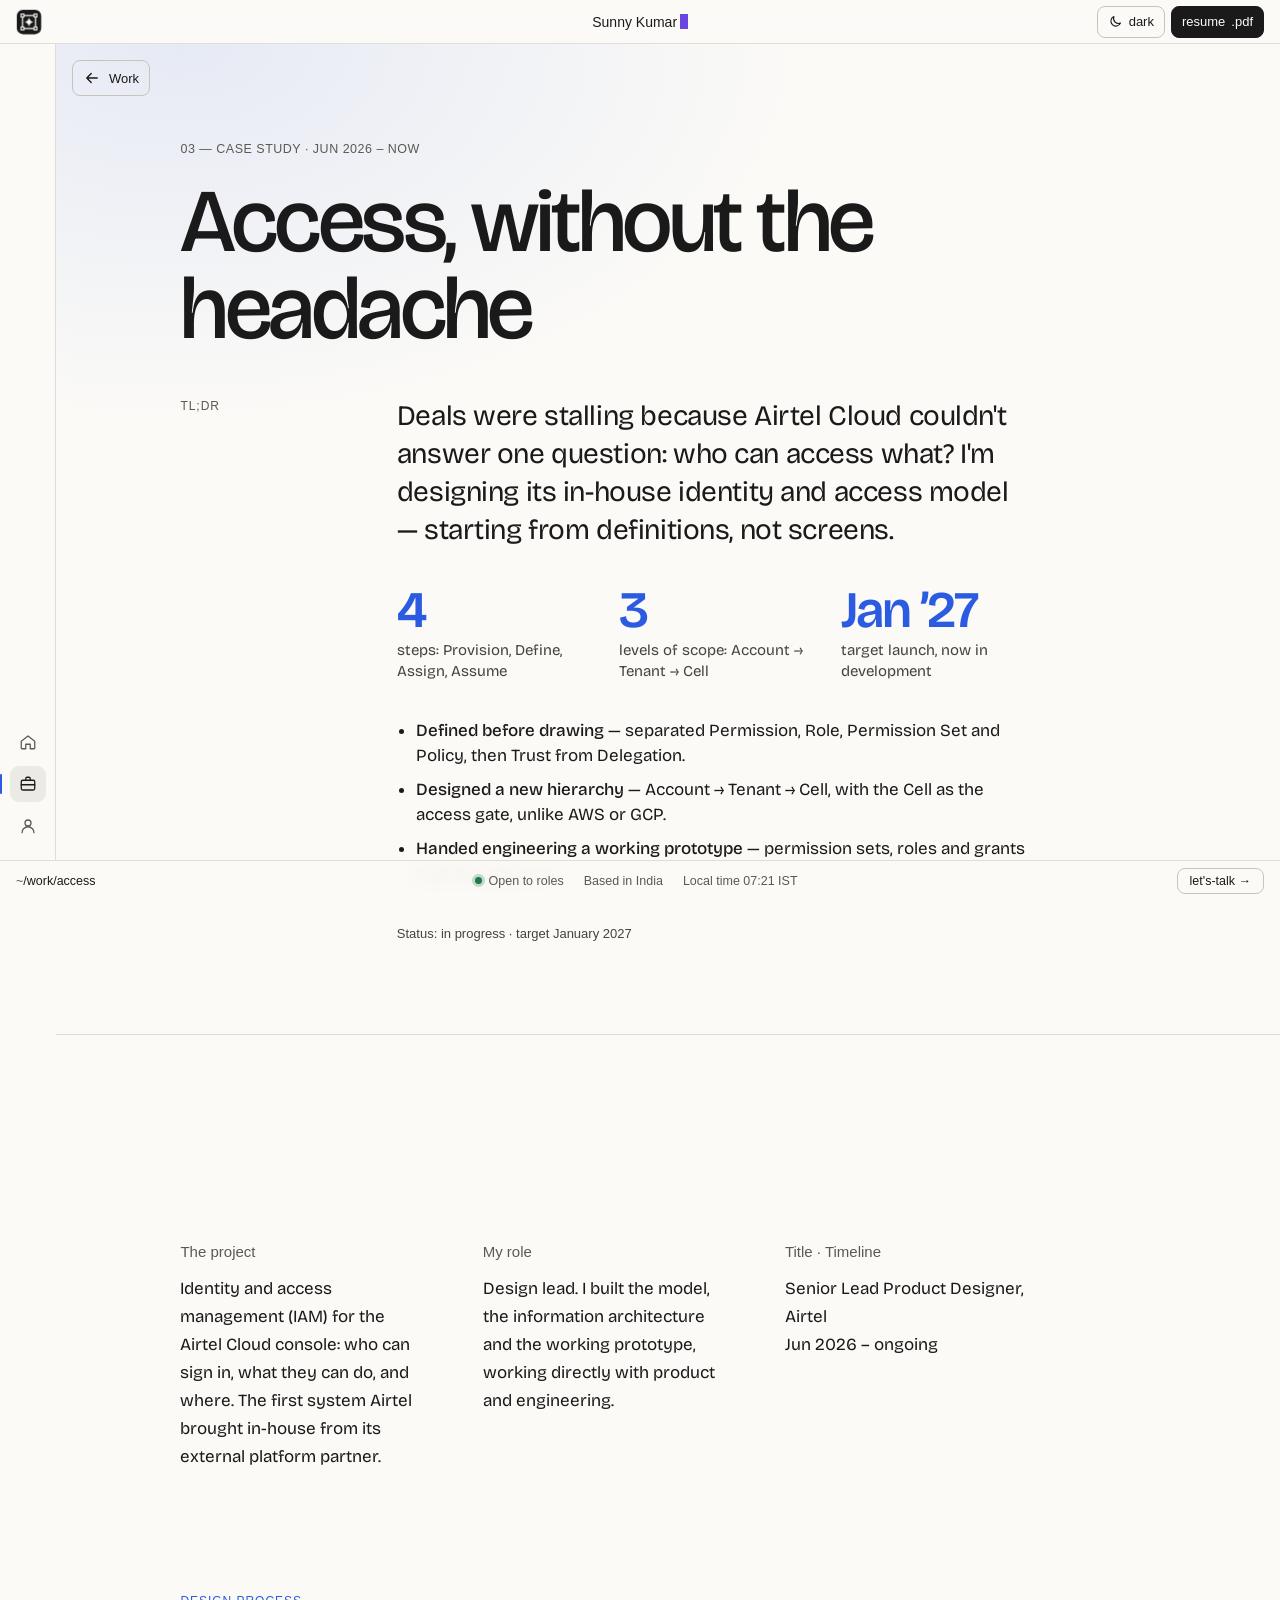
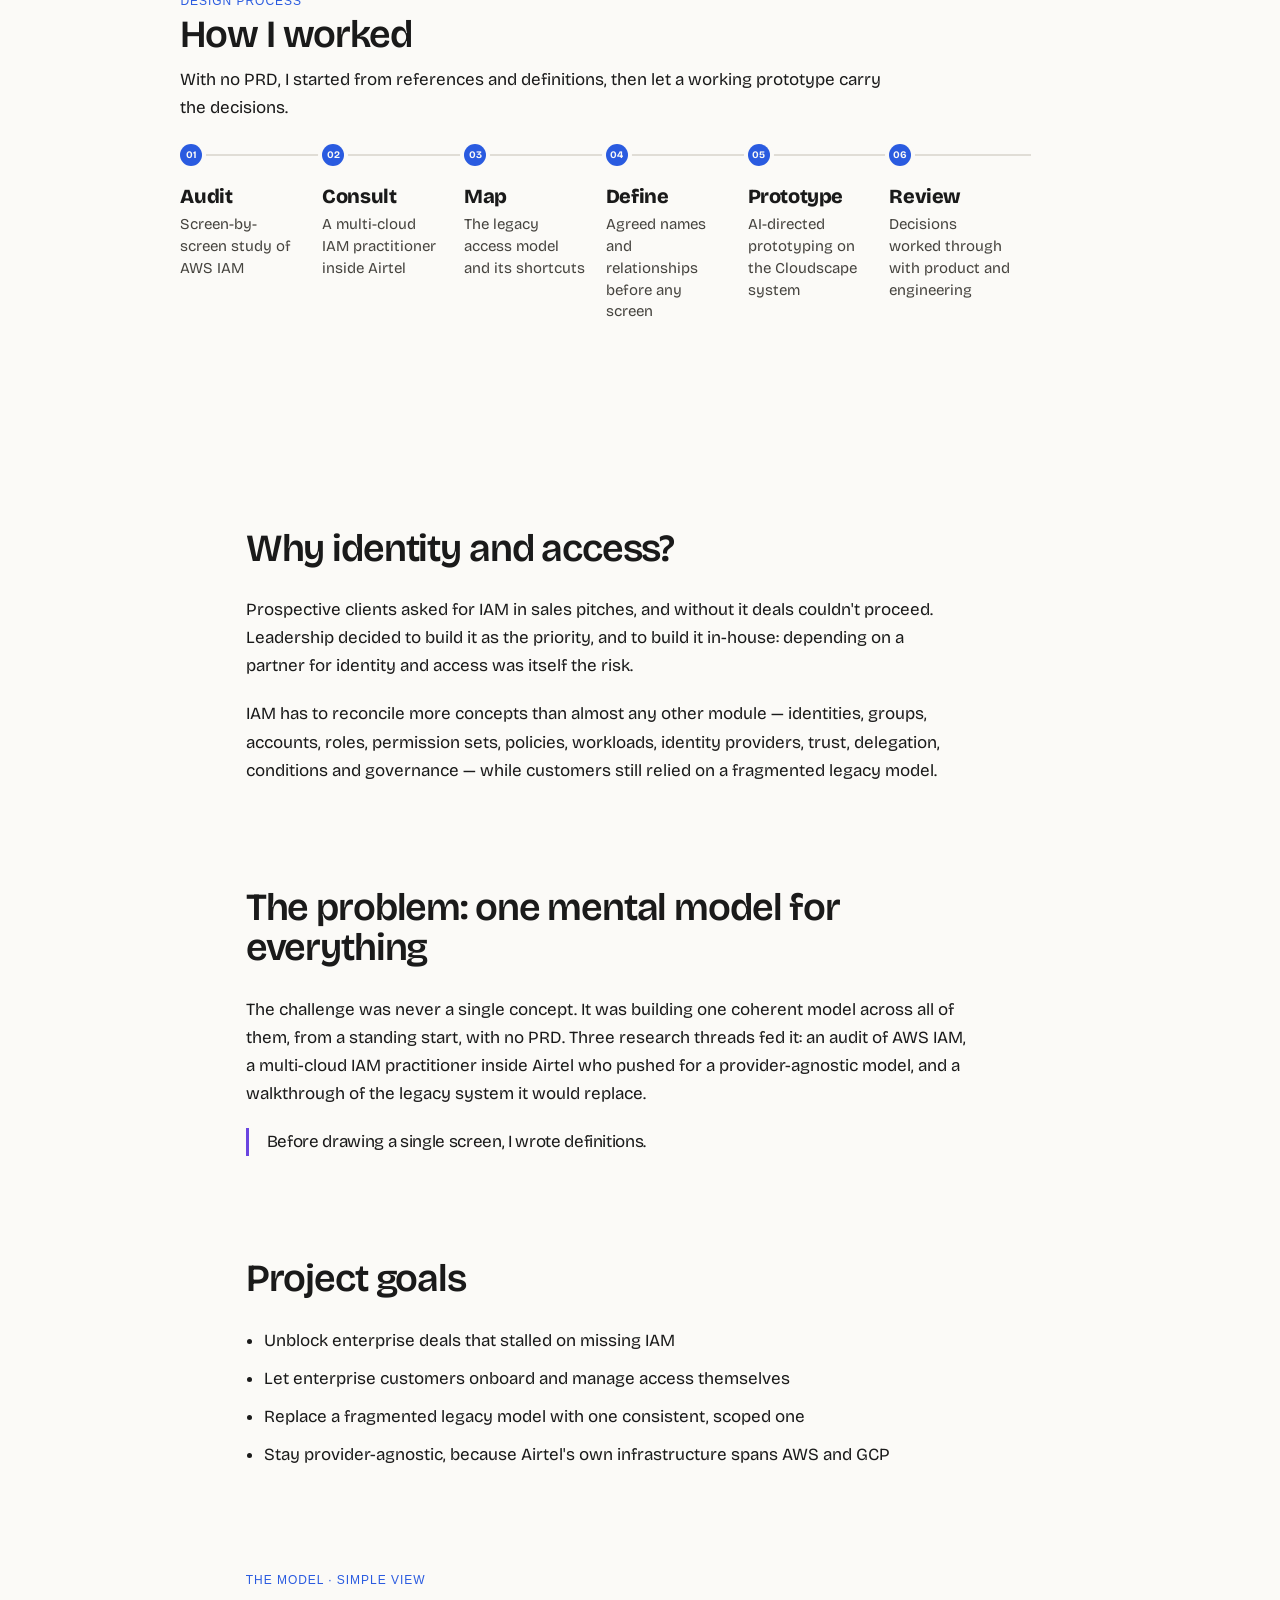
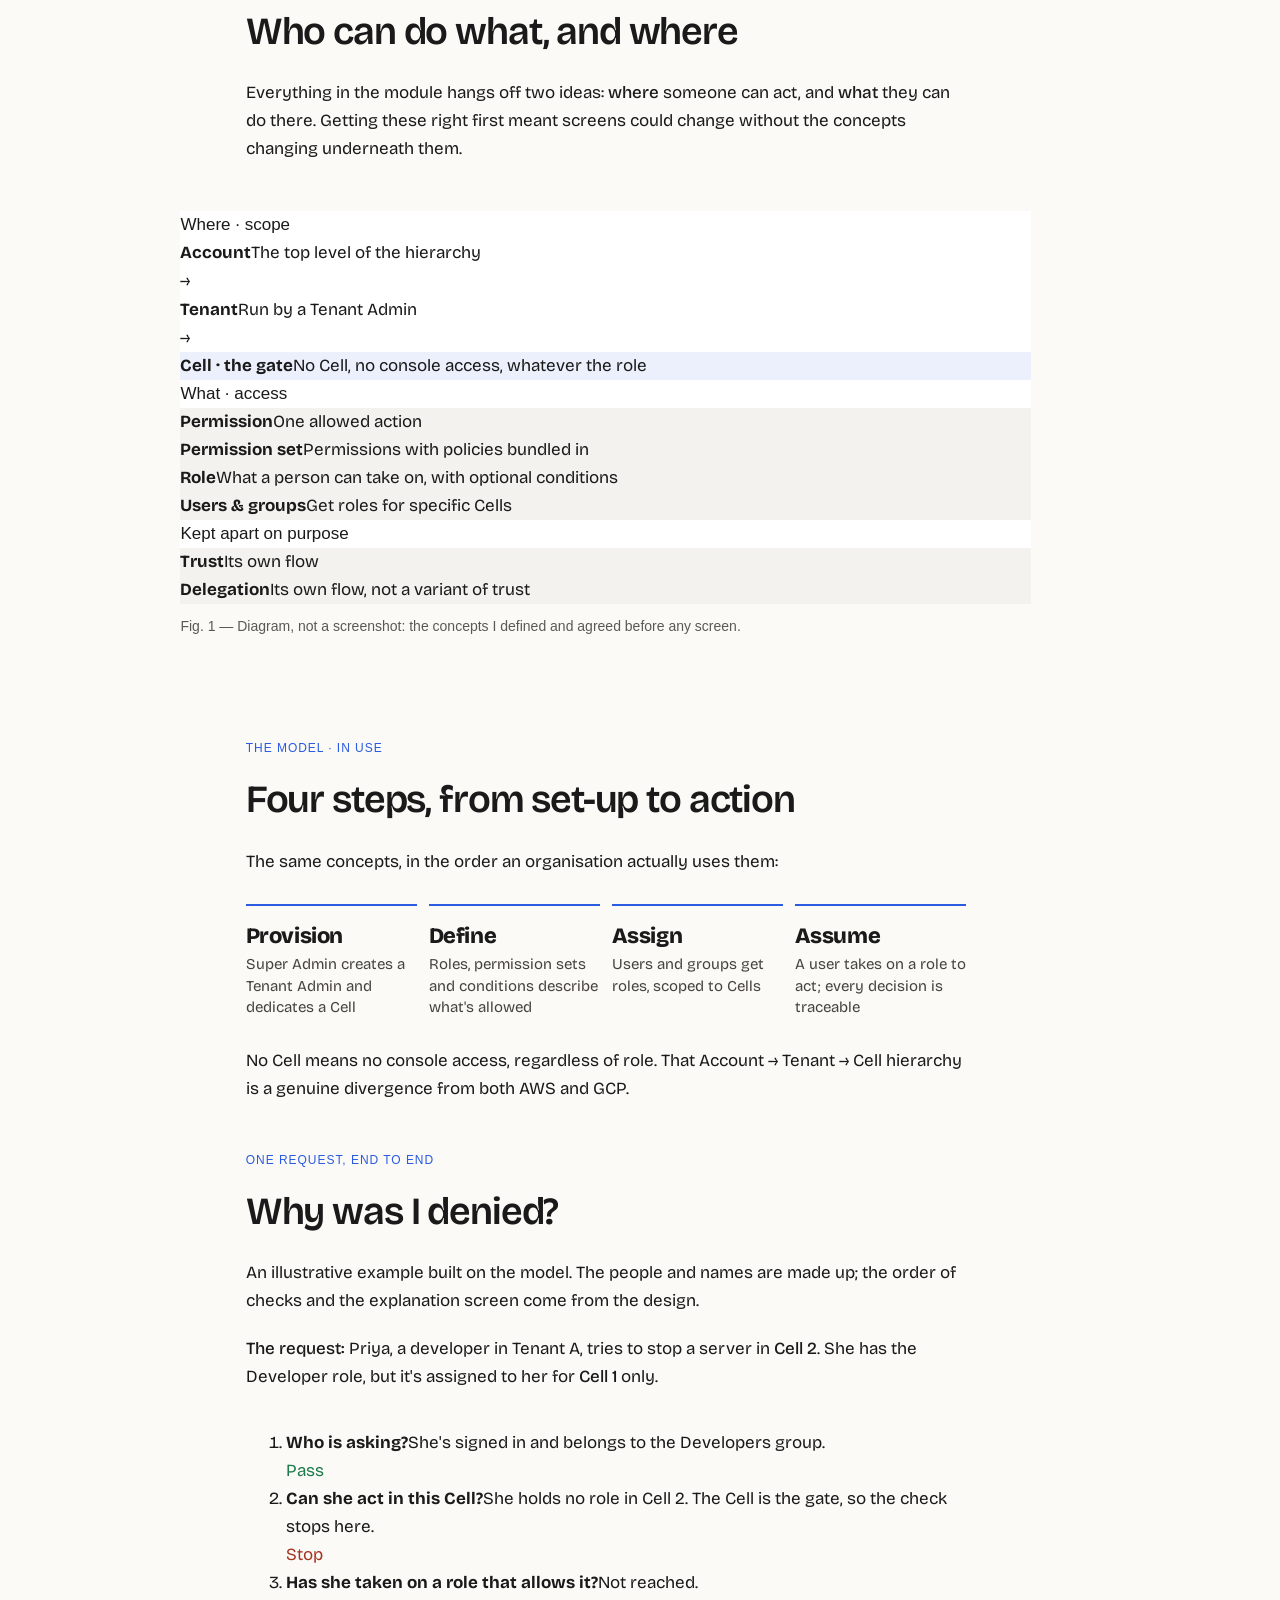
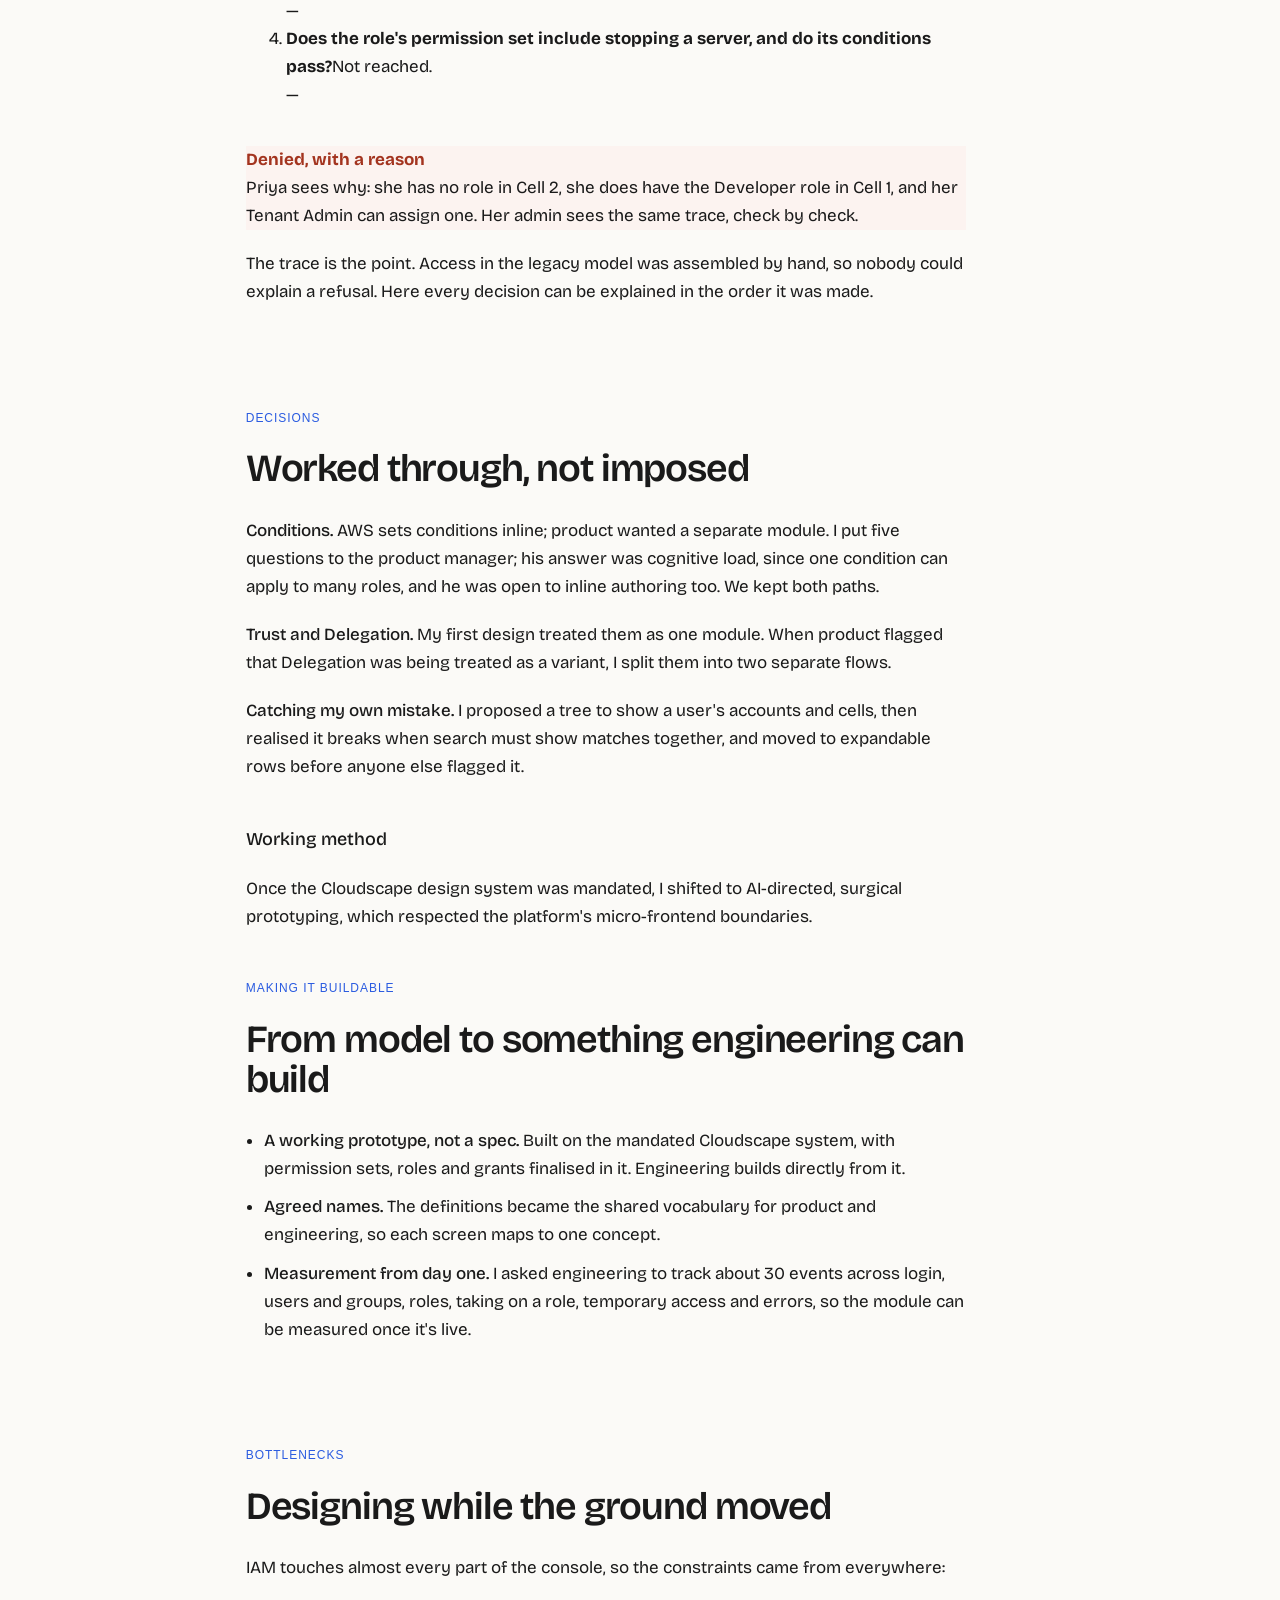
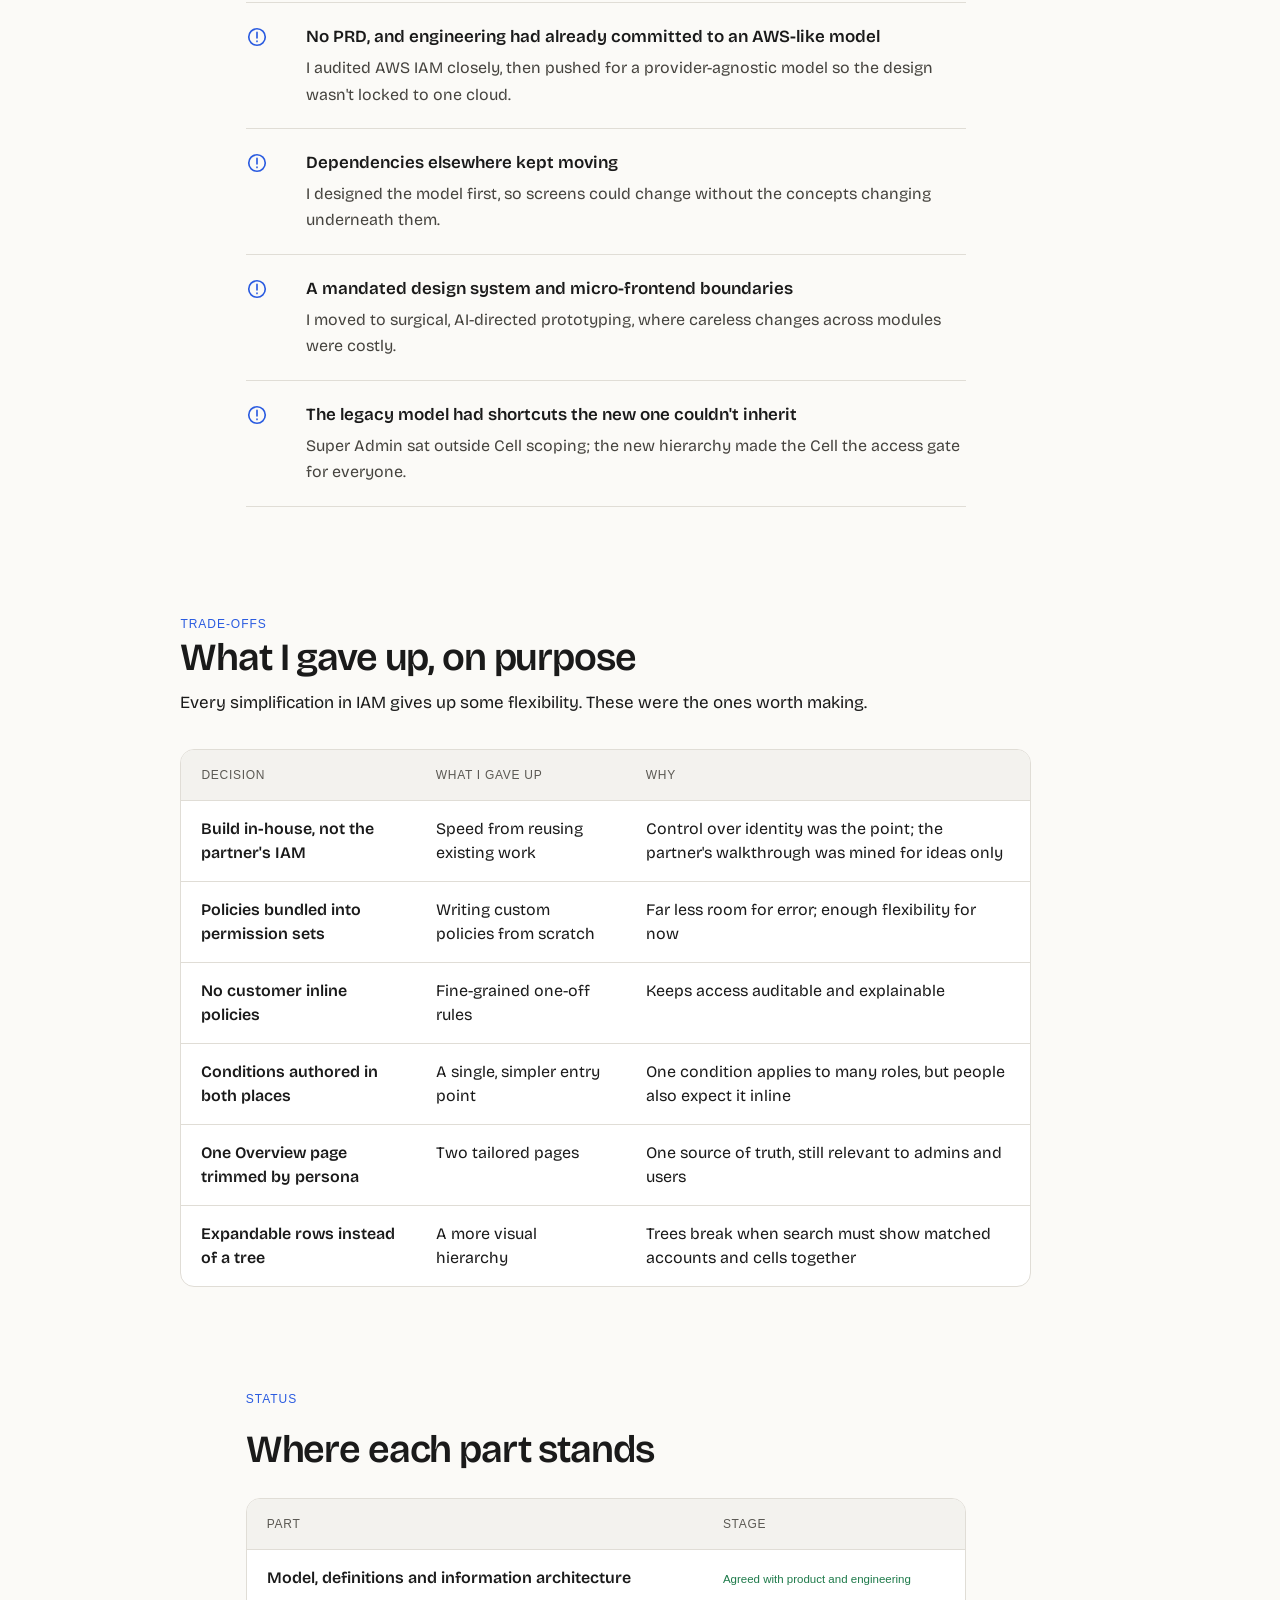
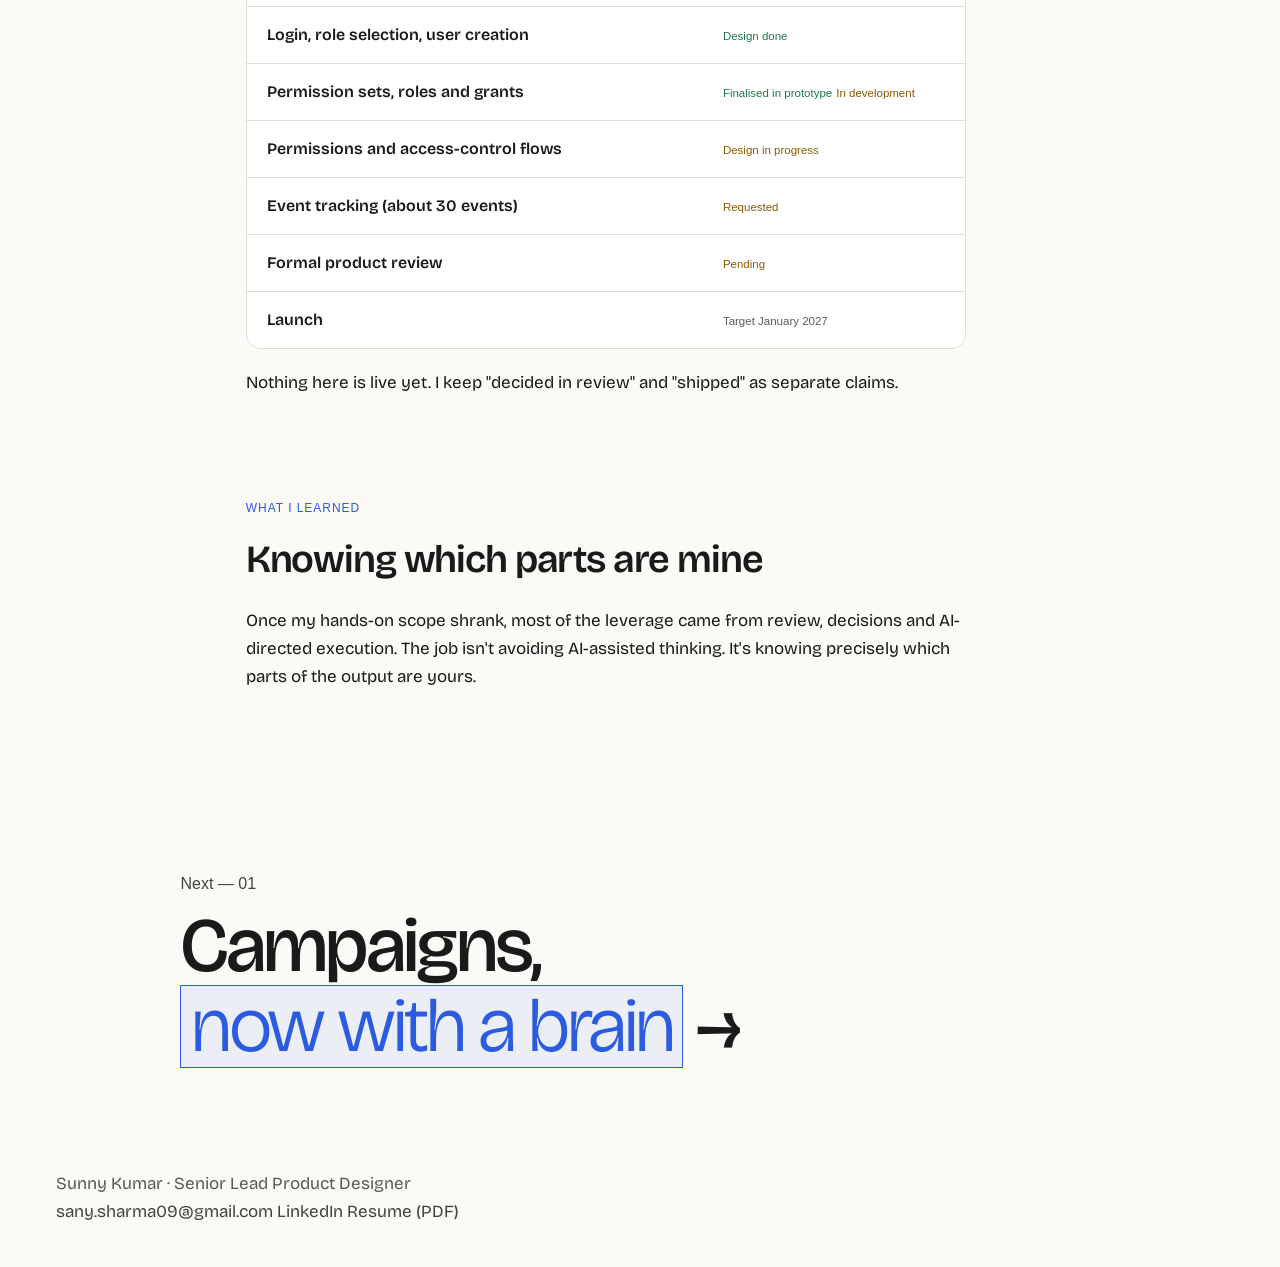
<file: work/identity-access.html>
<!doctype html>
<html lang="en">
<head>
<meta charset="utf-8">
<meta name="viewport" content="width=device-width, initial-scale=1">
<title>Access, without the headache — Sunny Kumar</title>
<meta name="description" content="Case study: designing Airtel Cloud's in-house identity and access management, starting from definitions, not screens.">
<meta property="og:title" content="Access, without the headache — Sunny Kumar">
<meta property="og:description" content="Case study: designing Airtel Cloud's in-house identity and access management, starting from definitions, not screens.">
<meta property="og:url" content="https://www.sunnykumar.work/work/identity-access.html">
<meta property="og:type" content="article">
<meta property="og:image" content="https://www.sunnykumar.work/images/og.png">
<meta name="twitter:card" content="summary_large_image">
<meta name="theme-color" content="#FBFAF7">
<link rel="icon" type="image/svg+xml" href="data:image/svg+xml,%3Csvg%20xmlns%3D%22http%3A//www.w3.org/2000/svg%22%20viewBox%3D%220%200%2064%2064%22%3E%0A%20%20%3Cstyle%3E%0A%20%20%20%20.tile%20%7B%20fill%3A%20%231A1A1A%3B%20%7D%0A%20%20%20%20.inner%20%7B%20fill%3A%20%23FBFAF7%3B%20%7D%0A%20%20%20%20.line%20%7B%20fill%3A%20none%3B%20stroke%3A%20%23FBFAF7%3B%20stroke-width%3A%203%3B%20%7D%0A%20%20%20%20.handle%20%7B%20fill%3A%20%231A1A1A%3B%20stroke%3A%20%23FBFAF7%3B%20stroke-width%3A%202.6%3B%20%7D%0A%20%20%20%20%40media%20%28prefers-color-scheme%3A%20dark%29%20%7B%0A%20%20%20%20%20%20.tile%2C%20.handle%20%7B%20fill%3A%20%23FBFAF7%3B%20%7D%0A%20%20%20%20%20%20.inner%20%7B%20fill%3A%20%231A1A1A%3B%20%7D%0A%20%20%20%20%20%20.line%2C%20.handle%20%7B%20stroke%3A%20%231A1A1A%3B%20%7D%0A%20%20%20%20%7D%0A%20%20%3C/style%3E%0A%20%20%3Crect%20class%3D%22tile%22%20x%3D%222%22%20y%3D%222%22%20width%3D%2260%22%20height%3D%2260%22%20rx%3D%2215%22/%3E%0A%20%20%3Crect%20class%3D%22line%22%20x%3D%2216%22%20y%3D%2216%22%20width%3D%2232%22%20height%3D%2232%22/%3E%0A%20%20%3Crect%20class%3D%22handle%22%20x%3D%2212.5%22%20y%3D%2212.5%22%20width%3D%227%22%20height%3D%227%22/%3E%0A%20%20%3Crect%20class%3D%22handle%22%20x%3D%2244.5%22%20y%3D%2212.5%22%20width%3D%227%22%20height%3D%227%22/%3E%0A%20%20%3Crect%20class%3D%22handle%22%20x%3D%2244.5%22%20y%3D%2244.5%22%20width%3D%227%22%20height%3D%227%22/%3E%0A%20%20%3Crect%20class%3D%22handle%22%20x%3D%2212.5%22%20y%3D%2244.5%22%20width%3D%227%22%20height%3D%227%22/%3E%0A%20%20%3Cpath%20class%3D%22inner%22%20d%3D%22M32%2021%20Q34%2030%2043%2032%20Q34%2034%2032%2043%20Q30%2034%2021%2032%20Q30%2030%2032%2021%20Z%22/%3E%0A%3C/svg%3E">
<link rel="preconnect" href="https://fonts.googleapis.com">
<link rel="preconnect" href="https://fonts.gstatic.com" crossorigin>
<link href="https://fonts.googleapis.com/css2?family=Bricolage+Grotesque:opsz,wght@12..96,300..800&display=swap" rel="stylesheet">
<link rel="stylesheet" href="../css/site.css">
<link rel="stylesheet" href="../css/console.css">
<script>try{var t=localStorage.getItem('sk-theme');if(t)document.documentElement.setAttribute('data-theme',t)}catch(e){}</script>
</head>
<body class="theme-blue cx">

<header class="cx-titlebar">
  <a class="cx-brand" href="../index.html#home" aria-label="Sunny Kumar, home"><svg class="logo" viewBox="0 0 64 64" aria-hidden="true"><rect class="tile" x="2" y="2" width="60" height="60" rx="15"/><path class="s s1" d="M16 16 H48"/><path class="s s2" d="M48 16 V48"/><path class="s s3" d="M48 48 H16"/><path class="s s4" d="M16 48 V16"/><rect class="h h1" x="12.5" y="12.5" width="7" height="7"/><rect class="h h2" x="44.5" y="12.5" width="7" height="7"/><rect class="h h3" x="44.5" y="44.5" width="7" height="7"/><rect class="h h4" x="12.5" y="44.5" width="7" height="7"/><path class="sp" d="M32 21 Q34 30 43 32 Q34 34 32 43 Q30 34 21 32 Q30 30 32 21 Z"/></svg></a>
  <a class="cx-name" href="../index.html#home">Sunny Kumar<span class="caret" aria-hidden="true"></span></a>
  <div class="cx-actions"><button class="cx-theme" type="button" aria-label="Switch to dark mode"><svg class="sun" viewBox="0 0 24 24" fill="none" stroke="currentColor" stroke-width="1.7" stroke-linecap="round" aria-hidden="true"><circle cx="12" cy="12" r="4"/><path d="M12 2v2M12 20v2M4.9 4.9l1.4 1.4M17.7 17.7l1.4 1.4M2 12h2M20 12h2M4.9 19.1l1.4-1.4M17.7 6.3l1.4-1.4"/></svg><svg class="moon" viewBox="0 0 24 24" fill="none" stroke="currentColor" stroke-width="1.7" stroke-linecap="round" stroke-linejoin="round" aria-hidden="true"><path d="M20 14.5A8 8 0 0 1 9.5 4a8 8 0 1 0 10.5 10.5z"/></svg><span class="tl">dark</span></button><a class="solid" href="../assets/Sunny-Kumar-Resume.pdf" target="_blank" rel="noopener">resume<span class="x">.pdf</span></a></div>
</header>
<nav class="cx-rail" aria-label="Pages">
  <a href="../index.html#home"><svg viewBox="0 0 24 24" fill="none" stroke="currentColor" stroke-width="1.7" stroke-linecap="round" stroke-linejoin="round" aria-hidden="true"><path d="M3 11l9-7 9 7v9a1 1 0 0 1-1 1h-5v-6H9v6H4a1 1 0 0 1-1-1z"/></svg><span>home</span></a>
  <a href="../index.html#work" class="on" aria-current="page"><svg viewBox="0 0 24 24" fill="none" stroke="currentColor" stroke-width="1.7" stroke-linecap="round" stroke-linejoin="round" aria-hidden="true"><rect x="3" y="7" width="18" height="13" rx="2"/><path d="M9 7V5a2 2 0 0 1 2-2h2a2 2 0 0 1 2 2v2M3 13h18"/></svg><span>work</span></a>
  <a href="../index.html#about"><svg viewBox="0 0 24 24" fill="none" stroke="currentColor" stroke-width="1.7" stroke-linecap="round" stroke-linejoin="round" aria-hidden="true"><circle cx="12" cy="8" r="4"/><path d="M4 21a8 8 0 0 1 16 0"/></svg><span>about</span></a>
</nav>

<header class="band" id="top" aria-labelledby="tldr">
  <a class="back" href="../index.html#work"><svg width="18" height="18" viewBox="0 0 24 24" fill="none" stroke="currentColor" stroke-width="1.8" stroke-linecap="round" stroke-linejoin="round" aria-hidden="true"><path d="M19 12H5M11 6l-6 6 6 6"/></svg>Work</a>
  <div class="band-inner">
    <div>
      <span class="eyebrow">03 — Case study · Jun 2026 – now</span>
      <h1>Access, without the headache</h1>
    </div>
    <div class="tldr">
      <h2 id="tldr">TL;DR</h2>
      <div class="tldr-body">
        <p class="tldr-lede">Deals were stalling because Airtel Cloud couldn't answer one question: who can access what? I'm designing its in-house identity and access model — starting from definitions, not screens.</p>
        <div class="stats">
          <div class="stat"><b>4</b><span>steps: Provision, Define, Assign, Assume</span></div>
          <div class="stat"><b>3</b><span>levels of scope: Account → Tenant → Cell</span></div>
          <div class="stat"><b>Jan ’27</b><span>target launch, now in development</span></div>
        </div>
        <ul>
          <li><strong>Defined before drawing</strong> — separated Permission, Role, Permission Set and Policy, then Trust from Delegation.</li>
          <li><strong>Designed a new hierarchy</strong> — Account → Tenant → Cell, with the Cell as the access gate, unlike AWS or GCP.</li>
          <li><strong>Handed engineering a working prototype</strong> — permission sets, roles and grants built directly on it.</li>
        </ul>
        <p class="impact-note">Status: in progress · target January 2027</p>
      </div>
    </div>
  </div>
</header>

<main class="wrap body">


<section class="facts">
  <div>
    <span class="label">The project</span>
    <p>Identity and access management (IAM) for the Airtel Cloud console: who can sign in, what they can do, and where. The first system Airtel brought in-house from its external platform partner.</p>
  </div>
  <div>
    <span class="label">My role</span>
    <p>Design lead. I built the model, the information architecture and the working prototype, working directly with product and engineering.</p>
  </div>
  <div>
    <span class="label">Title · Timeline</span>
    <p>Senior Lead Product Designer, Airtel<br>Jun 2026 – ongoing</p>
  </div>
</section>

<section class="wide-sec">
  <span class="kicker">Design process</span>
  <h2>How I worked</h2>
  <p class="intro">With no PRD, I started from references and definitions, then let a working prototype carry the decisions.</p>
  <ol class="process">
    <li><b>Audit</b><span>Screen-by-screen study of AWS IAM</span></li>
    <li><b>Consult</b><span>A multi-cloud IAM practitioner inside Airtel</span></li>
    <li><b>Map</b><span>The legacy access model and its shortcuts</span></li>
    <li><b>Define</b><span>Agreed names and relationships before any screen</span></li>
    <li><b>Prototype</b><span>AI-directed prototyping on the Cloudscape system</span></li>
    <li><b>Review</b><span>Decisions worked through with product and engineering</span></li>
  </ol>
</section>


<section class="narrow sec">
  <h2>Why identity and access?</h2>
  <p>Prospective clients asked for IAM in sales pitches, and without it deals couldn't proceed. Leadership decided to build it as the priority, and to build it in-house: depending on a partner for identity and access was itself the risk.</p>
  <p>IAM has to reconcile more concepts than almost any other module — identities, groups, accounts, roles, permission sets, policies, workloads, identity providers, trust, delegation, conditions and governance — while customers still relied on a fragmented legacy model.</p>
</section>


<section class="narrow sec">
  <h2>The problem: one mental model for everything</h2>
  <p>The challenge was never a single concept. It was building one coherent model across all of them, from a standing start, with no PRD. Three research threads fed it: an audit of AWS IAM, a multi-cloud IAM practitioner inside Airtel who pushed for a provider-agnostic model, and a walkthrough of the legacy system it would replace.</p>
  <p class="pull">Before drawing a single screen, I wrote definitions.</p>
</section>

<section class="narrow sec">
  <h2>Project goals</h2>
  <ul>
    <li>Unblock enterprise deals that stalled on missing IAM</li>
    <li>Let enterprise customers onboard and manage access themselves</li>
    <li>Replace a fragmented legacy model with one consistent, scoped one</li>
    <li>Stay provider-agnostic, because Airtel's own infrastructure spans AWS and GCP</li>
  </ul>
</section>

<section class="narrow sec tight">
  <span class="kicker">The model · simple view</span>
  <h2>Who can do what, and where</h2>
  <p>Everything in the module hangs off two ideas: <strong>where</strong> someone can act, and <strong>what</strong> they can do there. Getting these right first meant screens could change without the concepts changing underneath them.</p>
</section>
<figure class="gap-fig">
  <div class="model-fig" role="img" aria-label="Conceptual model. Where: Account contains Tenants, a Tenant contains Cells, and the Cell is the access gate. What: permissions are bundled with policies into permission sets, attached to roles that can carry conditions, assigned to users and groups for specific Cells, and assumed to act.">
    <span class="model-k">Where · scope</span>
    <div class="scope-row">
      <div class="scope-box"><b>Account</b><span>The top level of the hierarchy</span></div><span class="arr" aria-hidden="true">→</span>
      <div class="scope-box"><b>Tenant</b><span>Run by a Tenant Admin</span></div><span class="arr" aria-hidden="true">→</span>
      <div class="scope-box gate"><b>Cell · the gate</b><span>No Cell, no console access, whatever the role</span></div>
    </div>
    <span class="model-k">What · access</span>
    <div class="build-row">
      <div><b>Permission</b><span>One allowed action</span></div>
      <div><b>Permission set</b><span>Permissions with policies bundled in</span></div>
      <div><b>Role</b><span>What a person can take on, with optional conditions</span></div>
      <div><b>Users &amp; groups</b><span>Get roles for specific Cells</span></div>
    </div>
    <span class="model-k">Kept apart on purpose</span>
    <div class="build-row">
      <div><b>Trust</b><span>Its own flow</span></div>
      <div><b>Delegation</b><span>Its own flow, not a variant of trust</span></div>
    </div>
  </div>
  <figcaption>Fig. 1 — Diagram, not a screenshot: the concepts I defined and agreed before any screen.</figcaption>
</figure>

<section class="narrow sec tight">
  <span class="kicker">The model · in use</span>
  <h2>Four steps, from set-up to action</h2>
  <p>The same concepts, in the order an organisation actually uses them:</p>
  <div class="steps">
    <div><b>Provision</b><span>Super Admin creates a Tenant Admin and dedicates a Cell</span></div>
    <div><b>Define</b><span>Roles, permission sets and conditions describe what's allowed</span></div>
    <div><b>Assign</b><span>Users and groups get roles, scoped to Cells</span></div>
    <div><b>Assume</b><span>A user takes on a role to act; every decision is traceable</span></div>
  </div>
  <p>No Cell means no console access, regardless of role. That Account → Tenant → Cell hierarchy is a genuine divergence from both AWS and GCP.</p>
</section>

<section class="narrow sec">
  <span class="kicker">One request, end to end</span>
  <h2>Why was I denied?</h2>
  <p class="example-note">An illustrative example built on the model. The people and names are made up; the order of checks and the explanation screen come from the design.</p>
  <p><strong>The request:</strong> Priya, a developer in Tenant A, tries to stop a server in <strong>Cell 2</strong>. She has the Developer role, but it's assigned to her for <strong>Cell 1</strong> only.</p>
  <ol class="scenario">
    <li><div><b>Who is asking?</b><span>She's signed in and belongs to the Developers group.</span></div><span class="res pass">Pass</span></li>
    <li><div><b>Can she act in this Cell?</b><span>She holds no role in Cell 2. The Cell is the gate, so the check stops here.</span></div><span class="res fail">Stop</span></li>
    <li><div><b>Has she taken on a role that allows it?</b><span>Not reached.</span></div><span class="res">—</span></li>
    <li><div><b>Does the role's permission set include stopping a server, and do its conditions pass?</b><span>Not reached.</span></div><span class="res">—</span></li>
  </ol>
  <div class="verdict">
    <b>Denied, with a reason</b>
    <p>Priya sees why: she has no role in Cell 2, she does have the Developer role in Cell 1, and her Tenant Admin can assign one. Her admin sees the same trace, check by check.</p>
  </div>
  <p>The trace is the point. Access in the legacy model was assembled by hand, so nobody could explain a refusal. Here every decision can be explained in the order it was made.</p>
</section>


<section class="narrow sec tight">
  <span class="kicker">Decisions</span>
  <h2>Worked through, not imposed</h2>
  <p><strong>Conditions.</strong> AWS sets conditions inline; product wanted a separate module. I put five questions to the product manager; his answer was cognitive load, since one condition can apply to many roles, and he was open to inline authoring too. We kept both paths.</p>
  <p><strong>Trust and Delegation.</strong> My first design treated them as one module. When product flagged that Delegation was being treated as a variant, I split them into two separate flows.</p>
  <p><strong>Catching my own mistake.</strong> I proposed a tree to show a user's accounts and cells, then realised it breaks when search must show matches together, and moved to expandable rows before anyone else flagged it.</p>
  <h3>Working method</h3>
  <p>Once the Cloudscape design system was mandated, I shifted to AI-directed, surgical prototyping, which respected the platform's micro-frontend boundaries.</p>
</section>

<section class="narrow sec">
  <span class="kicker">Making it buildable</span>
  <h2>From model to something engineering can build</h2>
  <ul>
    <li><strong>A working prototype, not a spec.</strong> Built on the mandated Cloudscape system, with permission sets, roles and grants finalised in it. Engineering builds directly from it.</li>
    <li><strong>Agreed names.</strong> The definitions became the shared vocabulary for product and engineering, so each screen maps to one concept.</li>
    <li><strong>Measurement from day one.</strong> I asked engineering to track about 30 events across login, users and groups, roles, taking on a role, temporary access and errors, so the module can be measured once it's live.</li>
  </ul>
</section>


<section class="narrow sec">
  <span class="kicker">Bottlenecks</span>
  <h2>Designing while the ground moved</h2>
  <p>IAM touches almost every part of the console, so the constraints came from everywhere:</p>
  <div>
    <div class="bottleneck"><svg width="22" height="22" viewBox="0 0 24 24" fill="none" stroke="currentColor" stroke-width="1.8" stroke-linecap="round" aria-hidden="true"><circle cx="12" cy="12" r="9"/><path d="M12 7v6M12 16.5v.5"/></svg><b>No PRD, and engineering had already committed to an AWS-like model</b><p>I audited AWS IAM closely, then pushed for a provider-agnostic model so the design wasn't locked to one cloud.</p></div>
    <div class="bottleneck"><svg width="22" height="22" viewBox="0 0 24 24" fill="none" stroke="currentColor" stroke-width="1.8" stroke-linecap="round" aria-hidden="true"><circle cx="12" cy="12" r="9"/><path d="M12 7v6M12 16.5v.5"/></svg><b>Dependencies elsewhere kept moving</b><p>I designed the model first, so screens could change without the concepts changing underneath them.</p></div>
    <div class="bottleneck"><svg width="22" height="22" viewBox="0 0 24 24" fill="none" stroke="currentColor" stroke-width="1.8" stroke-linecap="round" aria-hidden="true"><circle cx="12" cy="12" r="9"/><path d="M12 7v6M12 16.5v.5"/></svg><b>A mandated design system and micro-frontend boundaries</b><p>I moved to surgical, AI-directed prototyping, where careless changes across modules were costly.</p></div>
    <div class="bottleneck"><svg width="22" height="22" viewBox="0 0 24 24" fill="none" stroke="currentColor" stroke-width="1.8" stroke-linecap="round" aria-hidden="true"><circle cx="12" cy="12" r="9"/><path d="M12 7v6M12 16.5v.5"/></svg><b>The legacy model had shortcuts the new one couldn't inherit</b><p>Super Admin sat outside Cell scoping; the new hierarchy made the Cell the access gate for everyone.</p></div>
  </div>
</section>

<section class="wide-sec">
  <span class="kicker">Trade-offs</span>
  <h2>What I gave up, on purpose</h2>
  <p class="intro">Every simplification in IAM gives up some flexibility. These were the ones worth making.</p>
  <div class="table-wrap">
    <table>
      <thead><tr><th>Decision</th><th>What I gave up</th><th>Why</th></tr></thead>
      <tbody>
        <tr><td>Build in-house, not the partner's IAM</td><td>Speed from reusing existing work</td><td>Control over identity was the point; the partner's walkthrough was mined for ideas only</td></tr>
        <tr><td>Policies bundled into permission sets</td><td>Writing custom policies from scratch</td><td>Far less room for error; enough flexibility for now</td></tr>
        <tr><td>No customer inline policies</td><td>Fine-grained one-off rules</td><td>Keeps access auditable and explainable</td></tr>
        <tr><td>Conditions authored in both places</td><td>A single, simpler entry point</td><td>One condition applies to many roles, but people also expect it inline</td></tr>
        <tr><td>One Overview page trimmed by persona</td><td>Two tailored pages</td><td>One source of truth, still relevant to admins and users</td></tr>
        <tr><td>Expandable rows instead of a tree</td><td>A more visual hierarchy</td><td>Trees break when search must show matched accounts and cells together</td></tr>
      </tbody>
    </table>
  </div>
</section>

<section class="narrow sec">
  <span class="kicker">Status</span>
  <h2>Where each part stands</h2>
  <div class="table-wrap">
    <table>
      <thead><tr><th>Part</th><th>Stage</th></tr></thead>
      <tbody>
        <tr><td>Model, definitions and information architecture</td><td><span class="st st-live">Agreed with product and engineering</span></td></tr>
        <tr><td>Login, role selection, user creation</td><td><span class="st st-live">Design done</span></td></tr>
        <tr><td>Permission sets, roles and grants</td><td><span class="st st-live">Finalised in prototype</span> <span class="st st-wip">In development</span></td></tr>
        <tr><td>Permissions and access-control flows</td><td><span class="st st-wip">Design in progress</span></td></tr>
        <tr><td>Event tracking (about 30 events)</td><td><span class="st st-wip">Requested</span></td></tr>
        <tr><td>Formal product review</td><td><span class="st st-wip">Pending</span></td></tr>
        <tr><td>Launch</td><td><span class="st st-idea">Target January 2027</span></td></tr>
      </tbody>
    </table>
  </div>
  <p>Nothing here is live yet. I keep "decided in review" and "shipped" as separate claims.</p>
</section>

<section class="narrow sec">
  <span class="kicker">What I learned</span>
  <h2>Knowing which parts are mine</h2>
  <p>Once my hands-on scope shrank, most of the leverage came from review, decisions and AI-directed execution. The job isn't avoiding AI-assisted thinking. It's knowing precisely which parts of the output are yours.</p>
</section>

<a class="next" href="ai-campaign-manager.html#top">
  <span class="label">Next — 01</span>
  <span class="big">Campaigns, <i>now with a brain</i> →</span>
</a>

</main>
<footer class="site-foot">
  <span>Sunny Kumar · Senior Lead Product Designer</span>
  <nav aria-label="Contact">
    <a href="mailto:sany.sharma09@gmail.com">sany.sharma09@gmail.com</a>
    <a href="https://www.linkedin.com/in/sunny-kumar-44a5b41a/" target="_blank" rel="noopener">LinkedIn</a>
    <a href="../assets/Sunny-Kumar-Resume.pdf">Resume (PDF)</a>
  </nav>
</footer>

<footer class="cx-status">
  <span class="cx-crumb"><i>~</i>/work/access</span>
  <span class="cx-mid"><span><span class="dot" aria-hidden="true"></span>Open to roles</span><span class="hide-sm">Based in India</span><span class="hide-sm">Local time <span id="cx-clock">--:--</span> IST</span></span>
  <nav class="cx-mnav" aria-label="Pages"><a href="../index.html#home" aria-label="Home"><svg viewBox="0 0 24 24" fill="none" stroke="currentColor" stroke-width="1.7" stroke-linecap="round" stroke-linejoin="round" aria-hidden="true"><path d="M3 11l9-7 9 7v9a1 1 0 0 1-1 1h-5v-6H9v6H4a1 1 0 0 1-1-1z"/></svg></a><a href="../index.html#work" aria-label="Work" class="on"><svg viewBox="0 0 24 24" fill="none" stroke="currentColor" stroke-width="1.7" stroke-linecap="round" stroke-linejoin="round" aria-hidden="true"><rect x="3" y="7" width="18" height="13" rx="2"/><path d="M9 7V5a2 2 0 0 1 2-2h2a2 2 0 0 1 2 2v2M3 13h18"/></svg></a><a href="../index.html#about" aria-label="About"><svg viewBox="0 0 24 24" fill="none" stroke="currentColor" stroke-width="1.7" stroke-linecap="round" stroke-linejoin="round" aria-hidden="true"><circle cx="12" cy="8" r="4"/><path d="M4 21a8 8 0 0 1 16 0"/></svg></a></nav>
  <a class="cx-talk" href="../index.html#about">let's-talk →</a>
</footer>
<script src="../js/site.js"></script>
<script src="../js/console.js"></script>
</body>
</html>
</file>
<file: css/site.css>
/* sunnykumar.work — v2
   Warm paper, Bricolage Grotesque + Fraunces, blue ink.
   Change colours here. */

:root {
  --paper: #FBFAF7;
  --ink-text: #1A1A1A;
  --muted: #6B6862;
  --muted-2: #4F4D48;
  --line: #B5B2AB;
  --ph: #EFEDE8;            /* image placeholder */
  --ink: #4A6CEB;           /* accent */
  --band: #2F4BD1;          /* TL;DR band */
  --g1: #4F6FF0;            /* landing gradient */
  --g2: #3BA7BF;
  --g3: #8A72E6;
  --sans: 'Bricolage Grotesque', system-ui, sans-serif;
  --serif: 'Fraunces', Georgia, serif;
  --max: 1360px;
}

*, *::before, *::after { box-sizing: border-box; }
html { -webkit-text-size-adjust: 100%; }
body {
  margin: 0; background: var(--paper); color: var(--ink-text);
  font-family: var(--sans); font-size: 18px; line-height: 1.65;
  -webkit-font-smoothing: antialiased;
}
img { max-width: 100%; display: block; }
a { color: var(--ink-text); text-decoration: none; }
a:hover { text-decoration: underline; text-underline-offset: 0.15em; }
a:focus-visible { outline: 2px solid var(--ink); outline-offset: 4px; border-radius: 4px; }
::selection { background: var(--ink); color: #fff; }

.wrap { max-width: var(--max); margin: 0 auto; padding: 0 1.5rem; }
.narrow { max-width: 720px; margin: 0 auto; }

/* Floating pill nav */
.pills { position: fixed; top: 20px; right: 20px; z-index: 10; display: flex; gap: 8px; }
.fl {
  display: inline-flex; align-items: center; gap: 8px; min-height: 44px; padding: 0 20px;
  border-radius: 999px; background: rgba(251,250,247,0.75);
  -webkit-backdrop-filter: blur(14px); backdrop-filter: blur(14px);
  box-shadow: 0 1px 2px rgba(20,20,30,0.06), 0 8px 28px rgba(20,20,30,0.08);
  font-size: 16px; line-height: 1; transition: box-shadow .2s ease;
}
.fl:hover { text-decoration: none; box-shadow: 0 1px 2px rgba(20,20,30,0.08), 0 10px 32px rgba(20,20,30,0.14); }
.fl.dark { background: rgba(26,26,26,0.92); color: #fff; }

/* ---------- Landing ---------- */
.landing { min-height: 100vh; }
.landing main {
  max-width: var(--max); margin: 0 auto;
  padding: clamp(120px, 16vw, 240px) clamp(20px, 4vw, 48px) clamp(80px, 10vw, 160px);
  display: flex; flex-direction: column; gap: clamp(28px, 4vw, 56px);
}
.row {
  display: block; width: fit-content; max-width: 100%;
  transform-origin: left center;
  transition: transform .45s cubic-bezier(.2,.7,.2,1), opacity .2s ease;
}
.row:hover { text-decoration: none; }
.row:active { transform: scale(.985); opacity: .85; }
.t {
  background-image: linear-gradient(100deg, var(--g1), var(--g2), var(--g3), var(--g2), var(--g1));
  -webkit-background-clip: text; background-clip: text;
  -webkit-text-fill-color: transparent; color: transparent;
  background-size: 300% 100%;
  animation: flow 10s ease-in-out infinite alternate;
  transition: filter .45s ease;
  line-height: 1.02;
}
.row:nth-child(2) .t { animation-delay: -3s; }
.row:nth-child(3) .t { animation-delay: -6s; }
.t-sans { font-family: var(--sans); font-weight: 800; font-size: max(44px, 6.9444vw); /* 100px at 1440 */ letter-spacing: -0.045em; }
.t-serif { font-family: var(--serif); font-weight: 300; font-size: max(48px, 6.9444vw); /* 100px at 1440 */ letter-spacing: -0.03em; }
.t-serif i { font-style: italic; }
@keyframes flow { 0% { background-position: 0% 50%; } 100% { background-position: 100% 50%; } }
@media (hover: hover) {
  .row:hover { transform: translateX(10px); }
  .row:hover .t { filter: saturate(1.35) brightness(1.05); }
}
.tag {
  display: inline-block; margin-left: 0.6em; vertical-align: top; margin-top: clamp(6px, 1.4vw, 20px);
  padding: 3px 8px; border: 1px solid var(--line); border-radius: 6px; background: #fff;
  color: var(--muted); font-size: 10px; line-height: 1.2; white-space: nowrap;
  -webkit-text-fill-color: var(--muted);
}
.landing-foot {
  max-width: var(--max); margin: 0 auto; padding: 0 clamp(20px, 4vw, 48px) 48px;
  display: flex; flex-wrap: wrap; justify-content: space-between; gap: 12px 32px;
  font-size: 15px; color: var(--muted);
}
.landing-foot nav { display: flex; flex-wrap: wrap; gap: 8px 24px; }
.landing-foot a { color: var(--muted-2); }

/* ---------- About ---------- */
.about-lede {
  padding: clamp(120px, 13vw, 180px) 0 clamp(80px, 10vw, 144px);
}
.about-lede p {
  margin: 0; max-width: 1080px; font-family: var(--serif); font-weight: 300;
  font-size: clamp(30px, 3.6vw, 54px); line-height: 1.22; letter-spacing: -0.02em;
}
.about-lede p + p { margin-top: 0.8em; }
.about-lede em { font-style: italic; color: var(--ink); }
.cv { display: flex; flex-wrap: wrap; gap: 12px 48px; padding: 0 0 72px; }
.cv:last-of-type { padding-bottom: clamp(96px, 12vw, 160px); }
.cv h2 { margin: 0; flex: 1 1 220px; font-weight: 800; font-size: 20px; line-height: 1.3; letter-spacing: -0.02em; color: #111; }
.cv ul { margin: 0; padding: 0; list-style: none; flex: 3 1 560px; display: flex; flex-direction: column; gap: 14px; }
.cv .when { color: var(--muted); }

/* ---------- Case study ---------- */
.band { position: relative; background: var(--band); color: #fff; }
.band a { color: #fff; }
.back {
  position: absolute; top: 20px; left: 20px; display: inline-flex; align-items: center; gap: 8px;
  min-height: 44px; font-size: 16px; line-height: 1;
}
.band-inner {
  max-width: var(--max); margin: 0 auto;
  padding: clamp(104px, 11vw, 160px) 1.5rem clamp(56px, 7vw, 96px);
  display: flex; flex-direction: column; gap: clamp(28px, 3.4vw, 44px);
}
.eyebrow { font-size: 15px; color: rgba(255,255,255,0.78); }
.band h1 {
  margin: 16px 0 0; max-width: 1150px; font-weight: 800;
  font-size: clamp(40px, 7vw, 108px); line-height: 0.98; letter-spacing: -0.045em;
}
.tldr { display: flex; flex-wrap: wrap; gap: 24px 64px; }
.tldr h2 {
  margin: 0; flex: 1 1 140px; font-size: 13px; letter-spacing: 0.08em; text-transform: uppercase;
  color: rgba(255,255,255,0.72); font-weight: 500;
}
.tldr-body { flex: 6 1 560px; display: flex; flex-direction: column; gap: clamp(24px, 3vw, 36px); }
.tldr-lede { margin: 0; font-family: var(--serif); font-weight: 300; font-size: clamp(22px, 2.5vw, 34px); line-height: 1.28; letter-spacing: -0.01em; }
.stats { display: grid; grid-template-columns: repeat(auto-fit, minmax(140px, 1fr)); gap: 20px 32px; }
.stat { display: flex; flex-direction: column; gap: 4px; }
.stat b { font-weight: 800; font-size: clamp(36px, 4vw, 56px); line-height: 1; letter-spacing: -0.04em; }
.stat span { font-size: 15px; line-height: 1.4; color: rgba(255,255,255,0.82); }
.tldr ul { margin: 0; padding: 0 0 0 1.1em; display: flex; flex-direction: column; gap: 8px; font-size: 17px; line-height: 1.5; }
.tldr strong { font-weight: 500; }
.impact-note { margin: 0; font-size: 15px; color: rgba(255,255,255,0.82); }

.body { padding-top: clamp(56px, 7vw, 96px); }

/* Figures — real image if the file exists, otherwise a labelled grey box */
figure { margin: 0; display: flex; flex-direction: column; gap: 12px; }
figcaption { font-size: 14px; line-height: 1.5; color: var(--muted); }
.ph {
  position: relative; background: var(--ph); overflow: hidden;
  display: flex; align-items: center; justify-content: center; text-align: center;
  color: var(--muted); font-size: 15px; padding: 16px;
}
.ph img { position: absolute; inset: 0; width: 100%; height: 100%; object-fit: cover; }
.ph.contain img { object-fit: contain; }
.r-hero { aspect-ratio: 16 / 8; }
.r-wide { aspect-ratio: 16 / 7; }
.r-43 { aspect-ratio: 4 / 3; }
.r-34 { aspect-ratio: 3 / 4; }
.grid-2 { display: grid; grid-template-columns: repeat(auto-fit, minmax(300px, 1fr)); gap: 32px; }
.grid-3 { display: grid; grid-template-columns: repeat(auto-fit, minmax(240px, 1fr)); gap: 32px; }
.gap-fig { margin-bottom: clamp(64px, 8vw, 112px); }

.facts { display: grid; grid-template-columns: repeat(auto-fit, minmax(240px, 1fr)); gap: 40px 56px; padding: clamp(72px, 9vw, 128px) 0; }
.facts div { display: flex; flex-direction: column; gap: 10px; }
.label { font-size: 15px; color: var(--muted); }
.facts p { margin: 0; }

.sec { padding: 0 0 clamp(64px, 8vw, 112px); display: flex; flex-direction: column; gap: 20px; }
.sec.tight { padding-bottom: 48px; }
.sec h2 { margin: 0 0 8px; font-weight: 800; font-size: clamp(30px, 3vw, 44px); line-height: 1.05; letter-spacing: -0.03em; }
.sec h3 { margin: 24px 0 0; font-size: 18px; font-weight: 500; }
.sec p { margin: 0; }
.sec ul { margin: 0; padding: 0 0 0 1.1em; display: flex; flex-direction: column; gap: 10px; }
.sec strong { font-weight: 500; }
blockquote {
  margin: 24px 0 0; font-family: var(--serif); font-weight: 300; font-style: italic;
  font-size: clamp(26px, 2.6vw, 38px); line-height: 1.25; color: var(--ink);
}

.principle { max-width: 900px; margin: 0 auto; padding: clamp(72px, 9vw, 128px) 0; text-align: center; }
.principle p { margin: 0; }
.principle .big { font-family: var(--serif); font-weight: 300; font-size: clamp(28px, 3.4vw, 48px); line-height: 1.2; letter-spacing: -0.02em; }
.principle em { font-style: italic; color: var(--ink); }

.chapters { max-width: 1100px; margin: 0 auto; display: flex; flex-direction: column; gap: clamp(56px, 7vw, 96px); padding: 0 0 clamp(72px, 9vw, 128px); }
.chapter { display: flex; flex-wrap: wrap; gap: 16px 56px; }
.chapter .n { flex: 1 1 220px; display: flex; flex-direction: column; gap: 6px; }
.chapter .n b { font-weight: 800; font-size: 64px; line-height: 1; letter-spacing: -0.04em; color: var(--ink); }
.chapter .n b.dim { color: var(--line); }
.chapter .c { flex: 3 1 520px; display: flex; flex-direction: column; gap: 14px; }
.chapter h3 { margin: 0; font-family: var(--serif); font-weight: 300; font-size: clamp(26px, 2.6vw, 36px); line-height: 1.2; letter-spacing: -0.015em; }
.chapter p { margin: 0; }
.chapter strong { font-weight: 500; }

.steps { display: grid; grid-template-columns: repeat(auto-fit, minmax(150px, 1fr)); gap: 12px; margin: 8px 0; }
.steps div { border-top: 2px solid var(--ink); padding-top: 12px; }
.steps b { display: block; font-weight: 800; font-size: 22px; letter-spacing: -0.02em; }
.steps span { display: block; font-size: 15px; line-height: 1.45; color: var(--muted-2); }

.metrics { display: grid; grid-template-columns: repeat(auto-fit, minmax(180px, 1fr)); gap: 32px; padding: 16px 0; }
.metrics div { display: flex; flex-direction: column; gap: 4px; }
.metrics b { font-weight: 800; font-size: clamp(40px, 4vw, 56px); white-space: nowrap; line-height: 1; letter-spacing: -0.04em; color: var(--ink); }
.metrics span { font-size: 15px; color: var(--muted-2); }

.next { display: flex; flex-direction: column; gap: 10px; padding: clamp(48px, 6vw, 96px) 0 clamp(64px, 8vw, 120px); }
.next:hover { text-decoration: none; }
.next .label { color: var(--muted-2); font-size: 16px; }
.next .big { font-family: var(--serif); font-weight: 300; font-size: clamp(40px, 6vw, 92px); line-height: 1.02; letter-spacing: -0.03em; color: var(--ink); transition: transform .45s cubic-bezier(.2,.7,.2,1); }
.next .big i { font-style: italic; }
@media (hover: hover) { .next:hover .big { transform: translateX(10px); } }

@media (prefers-reduced-motion: reduce) {
  .t { animation: none; }
  .row, .next .big { transition: none; }
}

/* ---------- Per-case-study colour, from the landing gradient ---------- */
.theme-violet { --band: #5B45C2; --ink: #6A52D6; }   /* from g3 #8A72E6 */
.theme-teal   { --band: #1F6E80; --ink: #1E7A8C; }   /* from g2 #3BA7BF */
.theme-blue   { --band: #2F4BD1; --ink: #4A6CEB; }   /* from g1 #4F6FF0 */
.band { background: linear-gradient(135deg, var(--band) 0%, color-mix(in srgb, var(--band) 82%, #000) 100%); }

/* ---------- Hero-story components ---------- */
.kicker { font-size: 13px; letter-spacing: 0.08em; text-transform: uppercase; color: var(--ink); font-weight: 500; }
ol.process { list-style: none; margin: 8px 0 clamp(64px, 8vw, 112px); padding: 0; display: grid; grid-template-columns: repeat(6, minmax(0, 1fr)); counter-reset: step; }
ol.process li { position: relative; counter-increment: step; display: flex; flex-direction: column; gap: 6px; padding: 28px 20px 0 0; border-top: 2px solid #E2DED6; }
ol.process li::before { content: counter(step, decimal-leading-zero); position: absolute; top: -12px; left: 0; width: 22px; height: 22px; border-radius: 50%; background: var(--ink); color: #fff; font-size: 10px; font-weight: 700; line-height: 22px; text-align: center; box-shadow: 0 0 0 4px var(--paper); }
ol.process b { font-weight: 800; font-size: 20px; letter-spacing: -0.02em; line-height: 1.2; }
ol.process span { font-size: 15px; line-height: 1.45; color: var(--muted-2); }
@media (max-width: 1000px) { ol.process { grid-template-columns: repeat(3, minmax(0, 1fr)); row-gap: 40px; } }
@media (max-width: 600px) {
  ol.process { grid-template-columns: 1fr; row-gap: 0; }
  ol.process li { border-top: 0; border-left: 2px solid #E2DED6; padding: 0 0 28px 32px; }
  ol.process li:last-child { padding-bottom: 0; border-left-color: transparent; }
  ol.process li::before { top: 0; left: -12px; }
}

.cards { display: grid; grid-template-columns: repeat(auto-fit, minmax(240px, 1fr)); gap: 20px; margin: 8px 0 clamp(64px, 8vw, 112px); }
.card { background: #fff; border: 1px solid #E6E3DC; border-radius: 14px; padding: 24px; display: flex; flex-direction: column; gap: 10px; }
.card .num { font-weight: 800; font-size: 40px; line-height: 1; letter-spacing: -0.04em; color: var(--ink); }
.card h3 { margin: 0; font-size: 18px; font-weight: 600; line-height: 1.35; }
.card p { margin: 0; font-size: 16px; line-height: 1.55; color: var(--muted-2); }
.card .so { font-size: 14px; color: var(--ink); font-weight: 500; }

.split { display: grid; grid-template-columns: repeat(auto-fit, minmax(300px, 1fr)); gap: 32px 56px; align-items: start; }

.table-wrap { overflow-x: auto; border: 1px solid #E6E3DC; border-radius: 14px; background: #fff; }
.table-wrap table { width: 100%; border-collapse: collapse; font-size: 16px; line-height: 1.5; min-width: 640px; }
.table-wrap th, .table-wrap td { text-align: left; vertical-align: top; padding: 16px 20px; border-bottom: 1px solid #EEEBE5; }
.table-wrap th { font-size: 13px; letter-spacing: 0.06em; text-transform: uppercase; font-weight: 500; color: var(--muted); background: #F6F4EF; }
.table-wrap tr:last-child td { border-bottom: 0; }
.table-wrap td:first-child { font-weight: 600; }

.bottleneck { display: grid; grid-template-columns: 44px 1fr; gap: 4px 16px; padding: 20px 0; border-bottom: 1px solid #E6E3DC; }
.bottleneck:first-of-type { border-top: 1px solid #E6E3DC; }
.bottleneck svg { color: var(--ink); margin-top: 3px; }
.bottleneck b { font-weight: 600; }
.bottleneck p { grid-column: 2; margin: 0; color: var(--muted-2); font-size: 16px; }

.rounds { counter-reset: r; display: flex; flex-direction: column; gap: 0; margin: 0; padding: 0; }
.rounds li { list-style: none; counter-increment: r; display: grid; grid-template-columns: 56px 1fr; gap: 4px 16px; padding: 18px 0; border-bottom: 1px solid #E6E3DC; }
.rounds li::before { content: counter(r, decimal-leading-zero); grid-row: span 2; font-weight: 800; font-size: 28px; letter-spacing: -0.03em; color: var(--ink); line-height: 1.1; }
.rounds b { font-weight: 600; }
.rounds span { color: var(--muted-2); font-size: 16px; }

.lessons { counter-reset: l; display: grid; grid-template-columns: repeat(auto-fit, minmax(280px, 1fr)); gap: 28px 48px; padding: 0; margin: 8px 0 0; }
.lessons li { list-style: none; counter-increment: l; display: flex; flex-direction: column; gap: 6px; }
.lessons li::before { content: counter(l); font-family: var(--serif); font-style: italic; font-size: 40px; line-height: 1; color: var(--ink); }
.lessons b { font-size: 19px; font-weight: 600; }
.lessons span { color: var(--muted-2); font-size: 16px; }

.wide-sec { padding: 0 0 clamp(64px, 8vw, 112px); }
.wide-sec > h2 { margin: 0 0 12px; font-weight: 800; font-size: clamp(30px, 3vw, 44px); line-height: 1.05; letter-spacing: -0.03em; }
.wide-sec > .intro { margin: 0 0 32px; max-width: 720px; }
.pill-badge { display: inline-block; font-size: 12px; padding: 3px 9px; border-radius: 999px; border: 1px solid var(--line); color: var(--muted-2); background: #fff; margin-left: 6px; vertical-align: middle; }
.ph video { position: absolute; inset: 0; width: 100%; height: 100%; object-fit: cover; }
.ph.top img, .ph.top video { object-position: top center; }
.ph.white { background: #fff; border: 1px solid #E6E3DC; }
.ph.contain img { object-fit: contain; padding: 12px; }
.grid-2x2 { display: grid; grid-template-columns: repeat(2, minmax(0, 1fr)); gap: 32px; }
@media (max-width: 700px) { .grid-2x2 { grid-template-columns: 1fr; } }
img.diagram { width: 100%; height: auto; background: #fff; border: 1px solid #E6E3DC; border-radius: 14px; }

/* ---------- Side margins at 1440px desktop: left 140px (9.72vw), right 280px (19.44vw); proportional on tablet/desktop; phones unchanged ---------- */
@media (min-width: 768px) {
  :root { --gutter-l: 9.7222vw; --gutter-r: 19.4444vw; }
  .wrap { max-width: none; padding-left: var(--gutter-l); padding-right: var(--gutter-r); }
  .band-inner { max-width: none; padding-left: var(--gutter-l); padding-right: var(--gutter-r); }
  .landing main { max-width: none; padding-left: var(--gutter-l); padding-right: var(--gutter-r); }
}

/* UCLM before/after diagram (inline SVG so it uses the site fonts) */
.uclm-ba-wrap { background: #fff; border: 1px solid #E6E3DC; border-radius: 14px; overflow: hidden; }
.uclm-ba { display: block; width: 100%; height: auto; }
.uclm-ba-m { display: none; }
@media (max-width: 700px) {
  .uclm-ba-d { display: none; }
  .uclm-ba-m { display: block; }
}
</file>
<file: css/console.css>
/* sunnykumar.work — console theme ("cursor to prompt")
   Loaded after site.css on case-study pages. Re-maps site.css tokens to the logo's ink + paper,
   a selection blue for cursor moments and a violet for prompt / AI moments, adds dark mode,
   swaps the serif for the grotesque, uses Helvetica Neue for console details, and adds the
   console frame (title bar, icon rail, status bar). */

:root {
  --paper: #FBFAF7; --ink-text: #1A1A1A; --muted: #5B5953; --muted-2: #45433E;
  --line: #C8C4BB; --ph: #ECEAE5; --hair: #E0DDD6; --panel: #FFFFFF; --panel-2: #F3F2EE;
  --cursor: #2A5BE0; --prompt: #6A45E0; --ink: var(--cursor);
  --live: #1E7A4A; --wip: #8A5A00; --bad: #A3341F; --bad-bg: #FCF3F0;
  --glow: rgba(42, 91, 224, .07);
  --sans: 'Bricolage Grotesque', system-ui, -apple-system, 'Segoe UI', sans-serif;
  --serif: var(--sans);
  --mono: 'Helvetica Neue', Helvetica, Arial, sans-serif;
  --bar: 44px; --rail: 56px; --statusbar: 40px;
}
@media (prefers-color-scheme: dark) { :root:not([data-theme="light"]) {
  --paper: #141414; --ink-text: #FBFAF7; --muted: #A6A39C; --muted-2: #CBC8C1;
  --line: #3B3B3B; --ph: #232323; --hair: #2C2C2C; --panel: #1B1B1B; --panel-2: #212121;
  --cursor: #7FA2FF; --prompt: #AE94FF;
  --live: #5BC88C; --wip: #E2B34F; --bad: #FF8A75; --bad-bg: #2A1A17;
  --glow: rgba(127, 162, 255, .08); color-scheme: dark; } }
:root[data-theme="dark"] {
  --paper: #141414; --ink-text: #FBFAF7; --muted: #A6A39C; --muted-2: #CBC8C1;
  --line: #3B3B3B; --ph: #232323; --hair: #2C2C2C; --panel: #1B1B1B; --panel-2: #212121;
  --cursor: #7FA2FF; --prompt: #AE94FF;
  --live: #5BC88C; --wip: #E2B34F; --bad: #FF8A75; --bad-bg: #2A1A17;
  --glow: rgba(127, 162, 255, .08); color-scheme: dark; }

/* per-case accent: AI story in prompt violet, platform stories in cursor blue */
.theme-violet { --ink: var(--prompt); --band: var(--prompt); }
.theme-teal, .theme-blue { --ink: var(--cursor); --band: var(--cursor); }

body { background: var(--paper); color: var(--ink-text); font-size: 17px; }
body::before { content: ""; position: fixed; inset: 0 0 auto; height: env(safe-area-inset-top, 0px); z-index: 40; background: var(--paper); }
::selection { background: var(--ink); color: var(--paper); }
:focus-visible { outline: 2px solid var(--ink); outline-offset: 3px; border-radius: 6px; }

/* ---------- console frame ---------- */
.cx-titlebar { position: fixed; z-index: 30; top: env(safe-area-inset-top, 0px); left: 0; right: 0; height: var(--bar);
  display: grid; grid-template-columns: 1fr auto 1fr; align-items: center; gap: 12px;
  padding-left: max(16px, env(safe-area-inset-left, 0px)); padding-right: max(16px, env(safe-area-inset-right, 0px));
  background: color-mix(in srgb, var(--paper) 88%, transparent); -webkit-backdrop-filter: blur(10px); backdrop-filter: blur(10px);
  border-bottom: 1px solid var(--hair); font: 13px var(--mono); }
.cx-brand { display: inline-flex; }
.cx-name { justify-self: center; font: 500 14px var(--mono); display: inline-flex; align-items: center; color: var(--ink-text); }
.cx-name:hover, .cx-brand:hover { text-decoration: none; }
.cx-actions { justify-self: end; display: flex; gap: 6px; align-items: center; }
.cx-actions a, .cx-theme { min-height: 32px; display: inline-flex; align-items: center; gap: 6px; padding: 0 10px; border-radius: 8px; border: 1px solid var(--line); background: transparent; color: var(--ink-text); font: 13px var(--mono); cursor: pointer; }
.cx-actions a:hover, .cx-theme:hover { text-decoration: none; background: var(--ph); }
.cx-actions a.solid { background: var(--ink-text); color: var(--paper); border-color: var(--ink-text); }
.cx-theme svg { width: 15px; height: 15px; }
.cx-theme .moon { display: none; }
:root:not(.is-dark) .cx-theme .sun { display: none; } :root:not(.is-dark) .cx-theme .moon { display: inline; }

.cx-rail { position: fixed; z-index: 25; left: 0; top: calc(var(--bar) + env(safe-area-inset-top, 0px)); bottom: var(--statusbar); width: var(--rail);
  border-right: 1px solid var(--hair); background: var(--paper); display: flex; flex-direction: column; justify-content: flex-end; align-items: center; gap: 6px; padding: 16px 0; }
.cx-rail a { width: 36px; height: 36px; display: grid; place-items: center; border-radius: 9px; color: var(--muted); position: relative; }
.cx-rail a:hover, .cx-rail a.on { color: var(--ink-text); background: var(--ph); text-decoration: none; }
.cx-rail a.on::before { content: ""; position: absolute; left: -10px; top: 8px; bottom: 8px; width: 2px; border-radius: 2px; background: var(--cursor); }
.cx-rail svg, .cx-mnav svg { width: 18px; height: 18px; }
.cx-rail a span { position: absolute; left: 46px; white-space: nowrap; font: 12px var(--mono); background: var(--ink-text); color: var(--paper); padding: 3px 8px; border-radius: 6px; opacity: 0; pointer-events: none; transform: translateX(-4px); transition: .15s; }
.cx-rail a:hover span, .cx-rail a:focus-visible span { opacity: 1; transform: none; }

.cx-status { position: fixed; z-index: 30; left: 0; right: 0; bottom: 0; min-height: calc(var(--statusbar) + env(safe-area-inset-bottom, 0px));
  padding: 0 max(16px, env(safe-area-inset-right, 0px)) env(safe-area-inset-bottom, 0px) max(16px, env(safe-area-inset-left, 0px));
  display: flex; align-items: center; justify-content: space-between; gap: 16px; border-top: 1px solid var(--hair);
  background: color-mix(in srgb, var(--paper) 92%, transparent); -webkit-backdrop-filter: blur(10px); backdrop-filter: blur(10px); font: 12.5px var(--mono); color: var(--muted); }
.cx-crumb { color: var(--ink-text); white-space: nowrap; overflow: hidden; text-overflow: ellipsis; min-width: 0; }
.cx-crumb i { font-style: normal; color: var(--muted); }
.cx-mid { display: flex; gap: 20px; }
.cx-mid .dot { display: inline-block; width: 7px; height: 7px; border-radius: 50%; background: var(--live); margin-right: 7px; vertical-align: 1px; box-shadow: 0 0 0 3px color-mix(in srgb, var(--live) 25%, transparent); }
.cx-talk { color: var(--ink-text); border: 1px solid var(--line); padding: 5px 12px; border-radius: 8px; white-space: nowrap; }
.cx-talk:hover { background: var(--ph); text-decoration: none; }
.cx-mnav { display: none; gap: 4px; }
.cx-mnav a { width: 34px; height: 30px; display: grid; place-items: center; border-radius: 8px; color: var(--muted); }
.cx-mnav a.on { color: var(--ink-text); background: var(--ph); }

body.cx { padding-top: calc(var(--bar) + env(safe-area-inset-top, 0px)); padding-bottom: calc(var(--statusbar) + env(safe-area-inset-bottom, 0px)); }
@media (min-width: 900px) { body.cx { padding-left: var(--rail); } }
@media (max-width: 899px) { .cx-rail { display: none; } .cx-mnav { display: flex; } .cx-mid .hide-sm { display: none; } }
@media (max-width: 560px) { .cx-mid { display: none; } .cx-theme .tl, .cx-actions .x { display: none; } .cx-name { font-size: 13px; } .cx-actions a, .cx-theme { padding: 0 8px; } }
@media (max-width: 420px) { .cx-actions a.solid { display: none; } }

/* logo (animated) and prompt caret */
.logo { width: 26px; height: 26px; display: block; }
.logo .tile { fill: var(--ink-text); transform-box: fill-box; transform-origin: center; animation: lg-tile .5s cubic-bezier(.34,1.4,.64,1) .2s both; }
.logo .s { fill: none; stroke: var(--paper); stroke-width: 3; stroke-dasharray: 32; animation: lg-draw .28s linear both; }
.logo .s1 { animation-delay: .8s; } .logo .s2 { animation-delay: 1.1s; } .logo .s3 { animation-delay: 1.4s; } .logo .s4 { animation-delay: 1.7s; }
.logo .h { fill: var(--ink-text); stroke: var(--paper); stroke-width: 2.6; transform-box: fill-box; transform-origin: center; animation: lg-pop .24s cubic-bezier(.34,1.56,.64,1) both; }
.logo .h1 { animation-delay: .62s; } .logo .h2 { animation-delay: 1.06s; } .logo .h3 { animation-delay: 1.36s; } .logo .h4 { animation-delay: 1.66s; }
.logo .sp { fill: var(--paper); transform-box: fill-box; transform-origin: center; animation: lg-spark .6s ease-out 2s both; }
.cx-brand:hover .logo .sp { animation: lg-spark .6s ease-out both; }
@keyframes lg-tile { from { transform: scale(.5); } to { transform: scale(1); } }
@keyframes lg-draw { from { stroke-dashoffset: 32; } to { stroke-dashoffset: 0; } }
@keyframes lg-pop { from { transform: scale(0); } to { transform: scale(1); } }
@keyframes lg-spark { 0% { transform: scale(0) rotate(-120deg); } 70% { transform: scale(1.2) rotate(8deg); } 100% { transform: scale(1) rotate(0); } }
.caret { display: inline-block; width: .55em; height: 1.05em; margin-left: 3px; vertical-align: -.18em; background: var(--prompt); animation: blink 1.1s steps(1) infinite; }
@keyframes blink { 50% { opacity: 0; } }

/* ---------- header band: from a colour block to a console hero ---------- */
.band { background: radial-gradient(70vw 60vh at 10% 0%, color-mix(in srgb, var(--ink) 10%, transparent), transparent 70%), var(--paper); color: var(--ink-text); border-bottom: 1px solid var(--hair); }
.band a { color: var(--ink-text); }
.band-inner { padding-top: clamp(80px, 7vw, 112px); }
.back { top: 16px; left: 16px; min-height: 36px; padding: 0 10px; border-radius: 8px; font: 13px var(--mono); color: var(--muted); border: 1px solid var(--line); }
.back:hover { text-decoration: none; background: var(--ph); }
.eyebrow, .tldr h2, .label, .kicker, .part-n, figcaption, .table-wrap th, .decision dt, .model-k, .ba-k, .sub, .st, .pill-badge, .impact-note, .part-status { font-family: var(--mono); }
.eyebrow { font-size: 12.5px; letter-spacing: .04em; text-transform: uppercase; color: var(--muted); }
.band h1 { font-weight: 500; letter-spacing: -0.04em; }
.tldr h2 { color: var(--muted); font-size: 12px; }
.tldr-lede { font-weight: 400; font-size: clamp(21px, 2.2vw, 30px); line-height: 1.35; letter-spacing: -0.015em; }
.stat b { color: var(--ink); font-weight: 600; }
.stat span, .impact-note { color: var(--muted-2); }
.impact-note { font-size: 13px; }
.kicker { font-size: 12px; font-weight: 500; }

/* serif moments become grotesque; italics become plain accents */
blockquote, .pull, .chapter h3, .principle .big, .next .big, .part-lede, .lessons li::before { font-family: var(--sans); font-style: normal; }
.pull, blockquote { font-weight: 400; letter-spacing: -0.02em; color: var(--ink-text); border-left: 3px solid var(--prompt); padding-left: 18px; }
.chapter h3 { font-weight: 500; letter-spacing: -0.02em; }
.principle .big { font-weight: 400; letter-spacing: -0.025em; }
.principle em, .next .big i, .about-lede em { font-style: normal; color: var(--ink); }
.next .big { font-weight: 500; letter-spacing: -0.04em; color: var(--ink-text); }
.next .big i { font-weight: 300; }
.part-lede { font-weight: 400; letter-spacing: -0.015em; }
.lessons li::before { font-family: var(--mono); font-size: 14px; content: counter(l, decimal-leading-zero); padding-top: 4px; }
.sec h2, .wide-sec > h2, .part-head h2 { font-weight: 600; }

/* ---------- components: replace fixed colours with tokens ---------- */
.card, .table-wrap, .chart-card, .parts-nav a, .opts li, .ba, .model-fig, .ph.white, .btn, .pill-badge, .tags span, .tag { background: var(--panel); border-color: var(--hair); }
.card h3, .chart-card h3 { color: var(--ink-text); }
.table-wrap th { background: var(--panel-2); color: var(--muted); font-size: 12px; }
.table-wrap th, .table-wrap td { border-bottom-color: var(--hair); }
.bottleneck, .bottleneck:first-of-type, .rounds li, .decision, .decision > div, .scenario li, .site-foot { border-color: var(--hair); }
ol.process li { border-top-color: var(--hair); }
ol.process li::before { color: var(--paper); box-shadow: 0 0 0 4px var(--paper); }
@media (max-width: 600px) { ol.process li { border-left-color: var(--hair); } }
.bars .track { background: var(--ph); }
img.diagram { border-color: var(--hair); background: #fff; }  /* diagrams are drawn on white: keep them framed as images */
.ph { background: var(--ph); color: var(--muted); }
.btn.primary { background: var(--ink-text); border-color: var(--ink-text); color: var(--paper); }
.btn:hover { border-color: var(--ink-text); }
.st-live, .status.live, .scenario .pass { color: var(--live); }
.st-wip, .status.wip { color: var(--wip); }
.st-idea { color: var(--muted); }
.st { font-size: 11.5px; }
.side-note { background: var(--panel-2); border-color: var(--line); }
.build-row div { background: var(--panel-2); }
.scope-box { border-color: var(--line); }
.scope-box.gate { border-color: var(--cursor); background: color-mix(in srgb, var(--cursor) 9%, var(--panel)); }
.ba-flow li { background: color-mix(in srgb, var(--ink) 10%, var(--panel)); color: var(--ink-text); }
.ba-tools span { border-color: var(--line); }
.parts-nav li.main a { border-color: var(--ink); }
.opts li.chosen { border-color: var(--ink); }
.scenario .fail { color: var(--bad); }
.verdict { border-color: var(--bad); background: var(--bad-bg); }
.verdict b { color: var(--bad); }
.cv h2 { color: var(--ink-text); }
.site-foot { color: var(--muted); }
.site-foot a { color: var(--muted-2); }

/* cursor motif: selection box with corner handles (like the logo) on the case-study title's accent part */
.next .big i { position: relative; display: inline-block; padding: 0 .12em; border: 1.5px solid var(--ink); background: color-mix(in srgb, var(--ink) 7%, transparent); line-height: 1.05; }

@media (prefers-reduced-motion: reduce) { .logo *, .caret { animation: none !important; } }

/* full product screenshots */
.shot-fig { max-width: 920px; margin: 0 auto; }
.shot-fig img { width: 100%; height: auto; border: 1px solid var(--hair); border-radius: 14px; background: #fff; }

/* ---------- v5: visual placeholders, funnel, chain diagram ---------- */
.hero-sub { margin: 14px 0 0; font-size: clamp(18px, 1.9vw, 23px); line-height: 1.35; color: var(--muted-2); max-width: 40ch; }
.slot { position: relative; display: flex; flex-direction: column; justify-content: center; gap: 8px; padding: 24px clamp(18px, 3vw, 32px);
  border: 1.5px dashed var(--line); border-radius: 12px; color: var(--muted-2);
  background: repeating-linear-gradient(135deg, transparent 0 12px, var(--glow) 12px 24px), var(--panel-2); }
.slot .slot-k { font-family: var(--mono); font-size: 11.5px; letter-spacing: .06em; text-transform: uppercase; color: var(--ink); }
.slot b { font-weight: 600; font-size: 18px; line-height: 1.3; color: var(--ink-text); }
.slot p { margin: 0; font-size: 15px; line-height: 1.5; max-width: 60ch; }
.slot .slot-ic { width: 28px; height: 28px; color: var(--ink); }
.slot.r-wide, .slot.r-43, .slot.r-hero { min-height: 200px; }
@media (max-width: 640px) { .slot.r-wide, .slot.r-43, .slot.r-hero { aspect-ratio: auto; min-height: 190px; } }
.vis-k { display: block; font-family: var(--mono); font-size: 11.5px; letter-spacing: .06em; text-transform: uppercase; color: var(--ink); margin: 0 0 12px; }
.gallery-3 { display: grid; grid-template-columns: repeat(auto-fit, minmax(230px, 1fr)); gap: 24px; }
.funnel-fig { border: 1px solid var(--hair); background: var(--panel); border-radius: 12px; padding: clamp(18px, 3vw, 28px); }
.funnel-fig .bars li.child .bl { padding-left: 1.2em; position: relative; }
.funnel-fig .bars li.child .bl::before { content: "↳"; position: absolute; left: 0; color: var(--muted); }
.funnel-fig .bars .fill.mute { background: var(--line); }
.funnel-fig .bars li.apart { margin-top: 10px; padding-top: 14px; border-top: 1px dashed var(--hair); }
.chain { display: grid; grid-template-columns: 1fr auto 1fr auto 1fr; gap: 12px; align-items: stretch; }
.chain .node { border: 1px solid var(--hair); background: var(--panel); border-radius: 12px; padding: 16px 18px; }
.chain .node small { display: block; font-family: var(--mono); font-size: 11px; letter-spacing: .06em; text-transform: uppercase; color: var(--muted); margin-bottom: 6px; }
.chain .node.mine small { color: var(--ink); }
.chain .node b { display: block; font-weight: 600; line-height: 1.3; }
.chain .node span { display: block; font-size: 14.5px; line-height: 1.45; color: var(--muted-2); margin-top: 6px; }
.chain .arr { align-self: center; color: var(--ink); font-size: 22px; }
@media (max-width: 760px) { .chain { grid-template-columns: 1fr; } .chain .arr { justify-self: center; transform: rotate(90deg); } }
.path { list-style: none; margin: 8px 0 24px; padding: 0; display: grid; gap: 10px; }
.path li { display: grid; grid-template-columns: 4.5rem 1fr; gap: 12px; align-items: baseline; padding: 14px 16px; border: 1px solid var(--hair); background: var(--panel); border-radius: 10px; }
.path li.after { border-color: color-mix(in srgb, var(--ink) 40%, var(--hair)); }
.path .k { font-family: var(--mono); font-size: 11.5px; letter-spacing: .06em; text-transform: uppercase; color: var(--muted); }
.path li.after .k { color: var(--ink); }
.path .s span { white-space: nowrap; } .path .s span + span::before { content: "→"; margin: 0 8px; color: var(--ink); }
.path .s { line-height: 1.8; }
@media (max-width: 560px) { .path li { grid-template-columns: 1fr; gap: 4px; } }
.big-result { display: flex; gap: 16px 24px; align-items: baseline; flex-wrap: wrap; padding: 18px 0; border-top: 1px solid var(--hair); border-bottom: 1px solid var(--hair); margin: 16px 0; }
.big-result b { font-weight: 800; font-size: clamp(40px, 4vw, 56px); letter-spacing: -0.04em; line-height: 1; color: var(--ink); }
.big-result span { color: var(--muted-2); max-width: 46ch; }
.ev { display: inline-block; font-family: var(--mono); font-size: 11px; padding: 2px 8px; border-radius: 999px; border: 1px solid currentColor; white-space: nowrap; }
.ev-m { color: var(--live); } .ev-t { color: var(--cursor); } .ev-e { color: var(--wip); } .ev-b { color: var(--muted); }
.ev-legend { display: flex; flex-wrap: wrap; gap: 8px 14px; margin: 0 0 14px; font-size: 14px; color: var(--muted-2); }
.contrib { font-size: 16px; color: var(--muted-2); border-left: 2px solid var(--ink); padding-left: 14px; }
.link-card { display: flex; justify-content: space-between; align-items: center; gap: 16px; padding: 18px 20px; border: 1px solid var(--hair); background: var(--panel); border-radius: 12px; text-decoration: none; color: var(--ink-text); }
.link-card:hover { border-color: var(--ink); }
.link-card small { display: block; font-family: var(--mono); font-size: 11px; letter-spacing: .06em; text-transform: uppercase; color: var(--muted); margin-bottom: 4px; }
.link-card b { font-weight: 600; font-size: 18px; } .link-card .go { color: var(--ink); font-size: 22px; }

/* ---------- v6: scrollable screen frame ---------- */
.scroll-fig { max-width: 920px; margin: 0 auto; }
.sf-frame { position: relative; border: 1px solid var(--hair); border-radius: 14px; overflow: hidden; background: var(--panel); box-shadow: 0 1px 0 var(--hair), 0 18px 40px -24px rgba(0,0,0,.25); }
.sf-bar { display: flex; align-items: center; gap: 12px; height: 38px; padding: 0 14px; border-bottom: 1px solid var(--hair); background: var(--panel-2); font: 12px var(--mono); color: var(--muted); position: relative; }
.sf-bar .dots { display: inline-flex; gap: 6px; } .sf-bar .dots i { width: 9px; height: 9px; border-radius: 50%; background: var(--line); }
.sf-bar .sf-title { flex: 1; min-width: 0; white-space: nowrap; overflow: hidden; text-overflow: ellipsis; }
.sf-bar .sf-open { color: var(--ink); white-space: nowrap; }
.sf-bar .sf-progress { position: absolute; left: 0; bottom: -1px; height: 2px; width: 0; background: var(--ink); transition: width .1s linear; }
.sf-view { height: min(68vh, 600px); overflow-y: auto; overflow-x: hidden; background: #fff; scrollbar-width: thin; scrollbar-color: var(--line) transparent; outline-offset: -3px; }
.sf-view img { display: block; width: 100%; height: auto; }
.sf-fade { pointer-events: none; position: absolute; left: 0; right: 0; bottom: 0; height: 90px; background: linear-gradient(to bottom, transparent, rgba(0,0,0,.10)); transition: opacity .3s; }
.sf-hint { pointer-events: none; position: absolute; left: 50%; bottom: 16px; transform: translateX(-50%); display: inline-flex; align-items: center; gap: 8px; padding: 7px 14px; border-radius: 999px; background: var(--ink-text); color: var(--paper); font: 12.5px var(--mono); box-shadow: 0 6px 18px -6px rgba(0,0,0,.35); transition: opacity .3s, transform .3s; }
.sf-hint svg { width: 14px; height: 14px; animation: sf-nudge 1.4s ease-in-out infinite; }
@keyframes sf-nudge { 50% { transform: translateY(3px); } }
.sf-frame.moved .sf-hint { opacity: 0; transform: translate(-50%, 6px); }
.sf-frame.at-end .sf-fade { opacity: 0; }
@media (max-width: 640px) { .sf-view { height: 380px; } .sf-bar .sf-title { font-size: 11px; } }
@media (prefers-reduced-motion: reduce) { .sf-hint svg { animation: none; } }
/* app-like frame: pinned top bar and side nav, only the content scrolls.
   Set --iw (export width), --th (top bar height) and --nw (side nav width) in image pixels. */
.sf-app { container-type: inline-size; }
.sf-app img { display: block; width: 100%; height: auto; }
.sf-app .sf-top { position: sticky; top: 0; z-index: 2; }
.sf-app .sf-body { display: grid; grid-template-columns: calc(100cqw * var(--nw) / var(--iw)) 1fr; align-items: start; }
.sf-app { --vh: min(78vh, 700px); height: var(--vh); }
.sf-app .sf-nav { position: sticky; top: calc(100cqw * var(--th) / var(--iw)); z-index: 1; height: calc(var(--vh) - 100cqw * var(--th) / var(--iw));
  display: flex; flex-direction: column; justify-content: space-between; overflow: hidden; background-repeat: repeat-y; background-size: 100% auto; }
.sf-app .sf-nav img { flex: 0 1 auto; min-height: 0; object-fit: cover; object-position: top; }
.sf-app .sf-nav img:last-child { flex-shrink: 0; }
@media (max-width: 640px) { .sf-app { --vh: 380px; } }
/* overview cards without links: no hover highlight */
.parts-nav a:not([href]):hover { border-color: var(--hair); }
.parts-nav li.main a:not([href]):hover { border-color: var(--ink); }
.path .s { display: flex; flex-wrap: wrap; align-items: baseline; }
.scroll-fig.gap-fig { margin-bottom: clamp(64px, 8vw, 112px); }
/* five before-tools at one size */
.tools-5 .ph img { width: 100%; height: 100%; object-fit: cover; object-position: left top; }
p.intro { display: block; }
</file>
